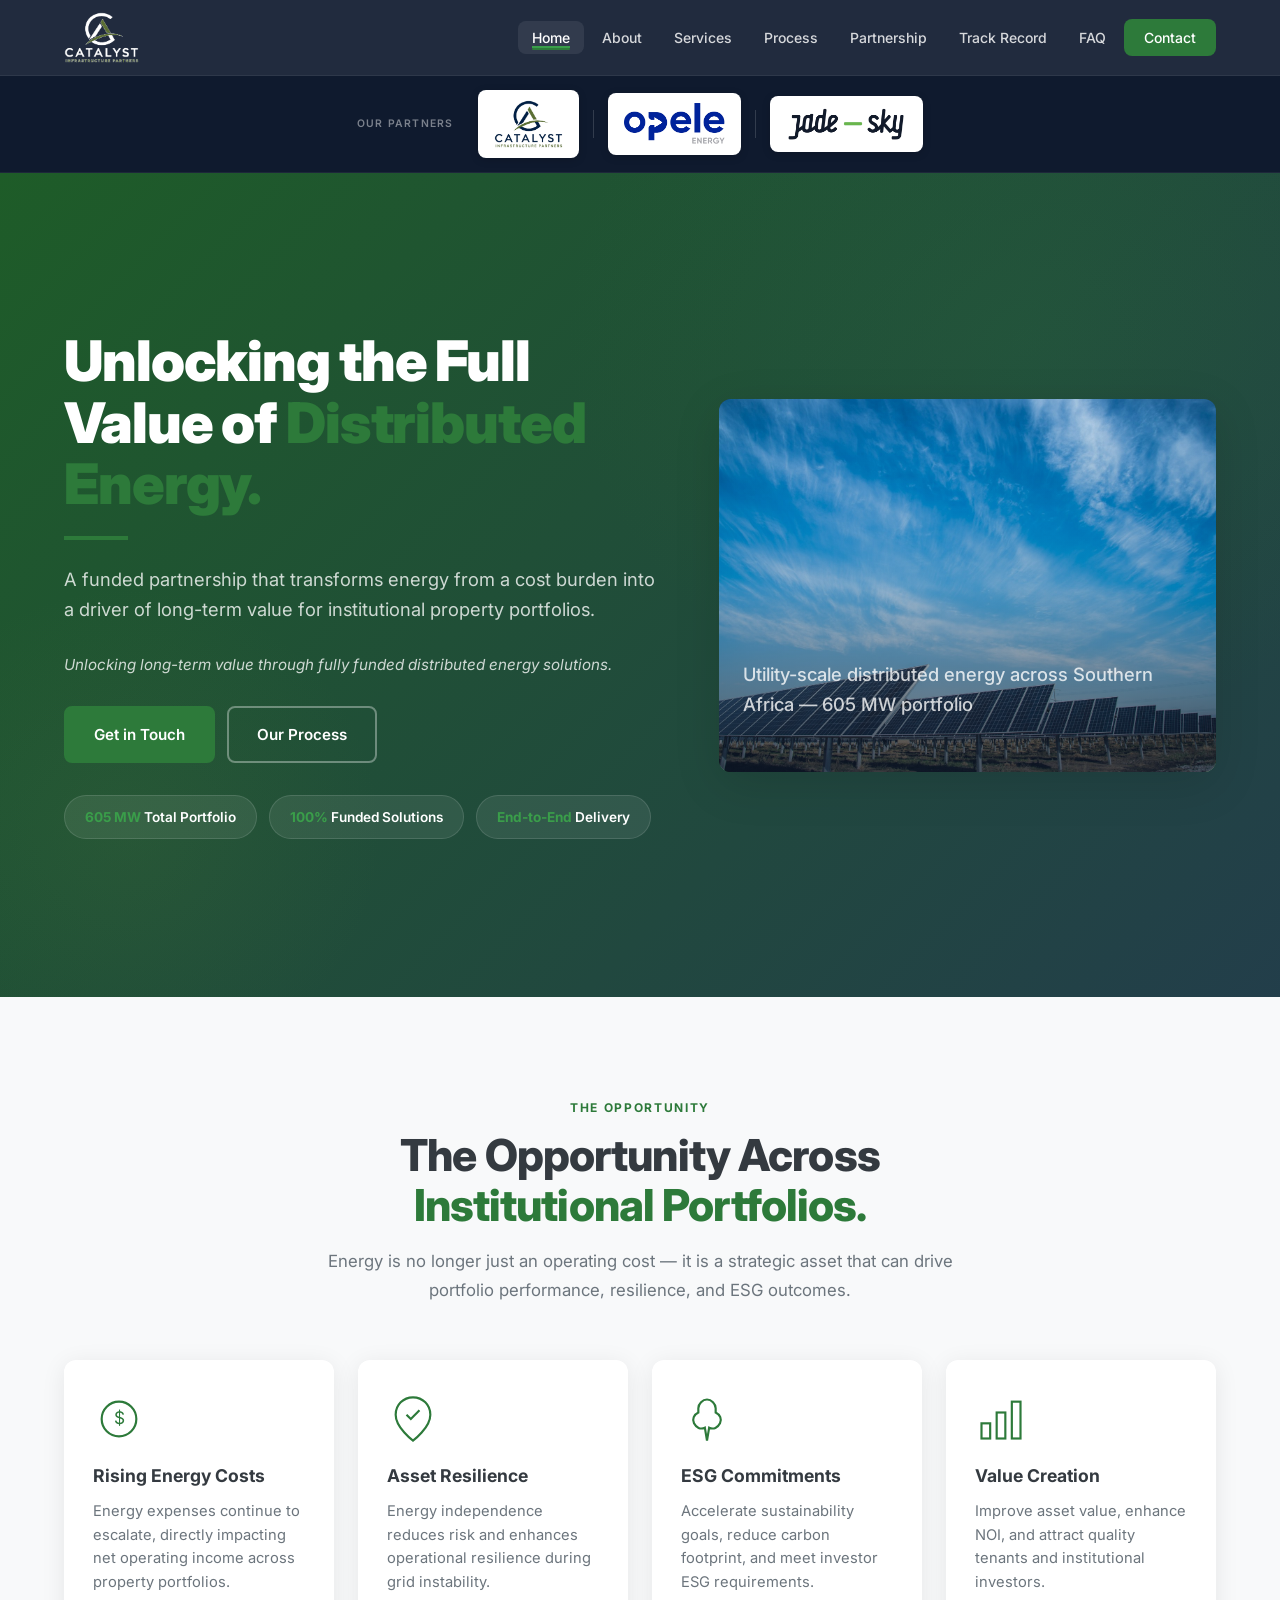
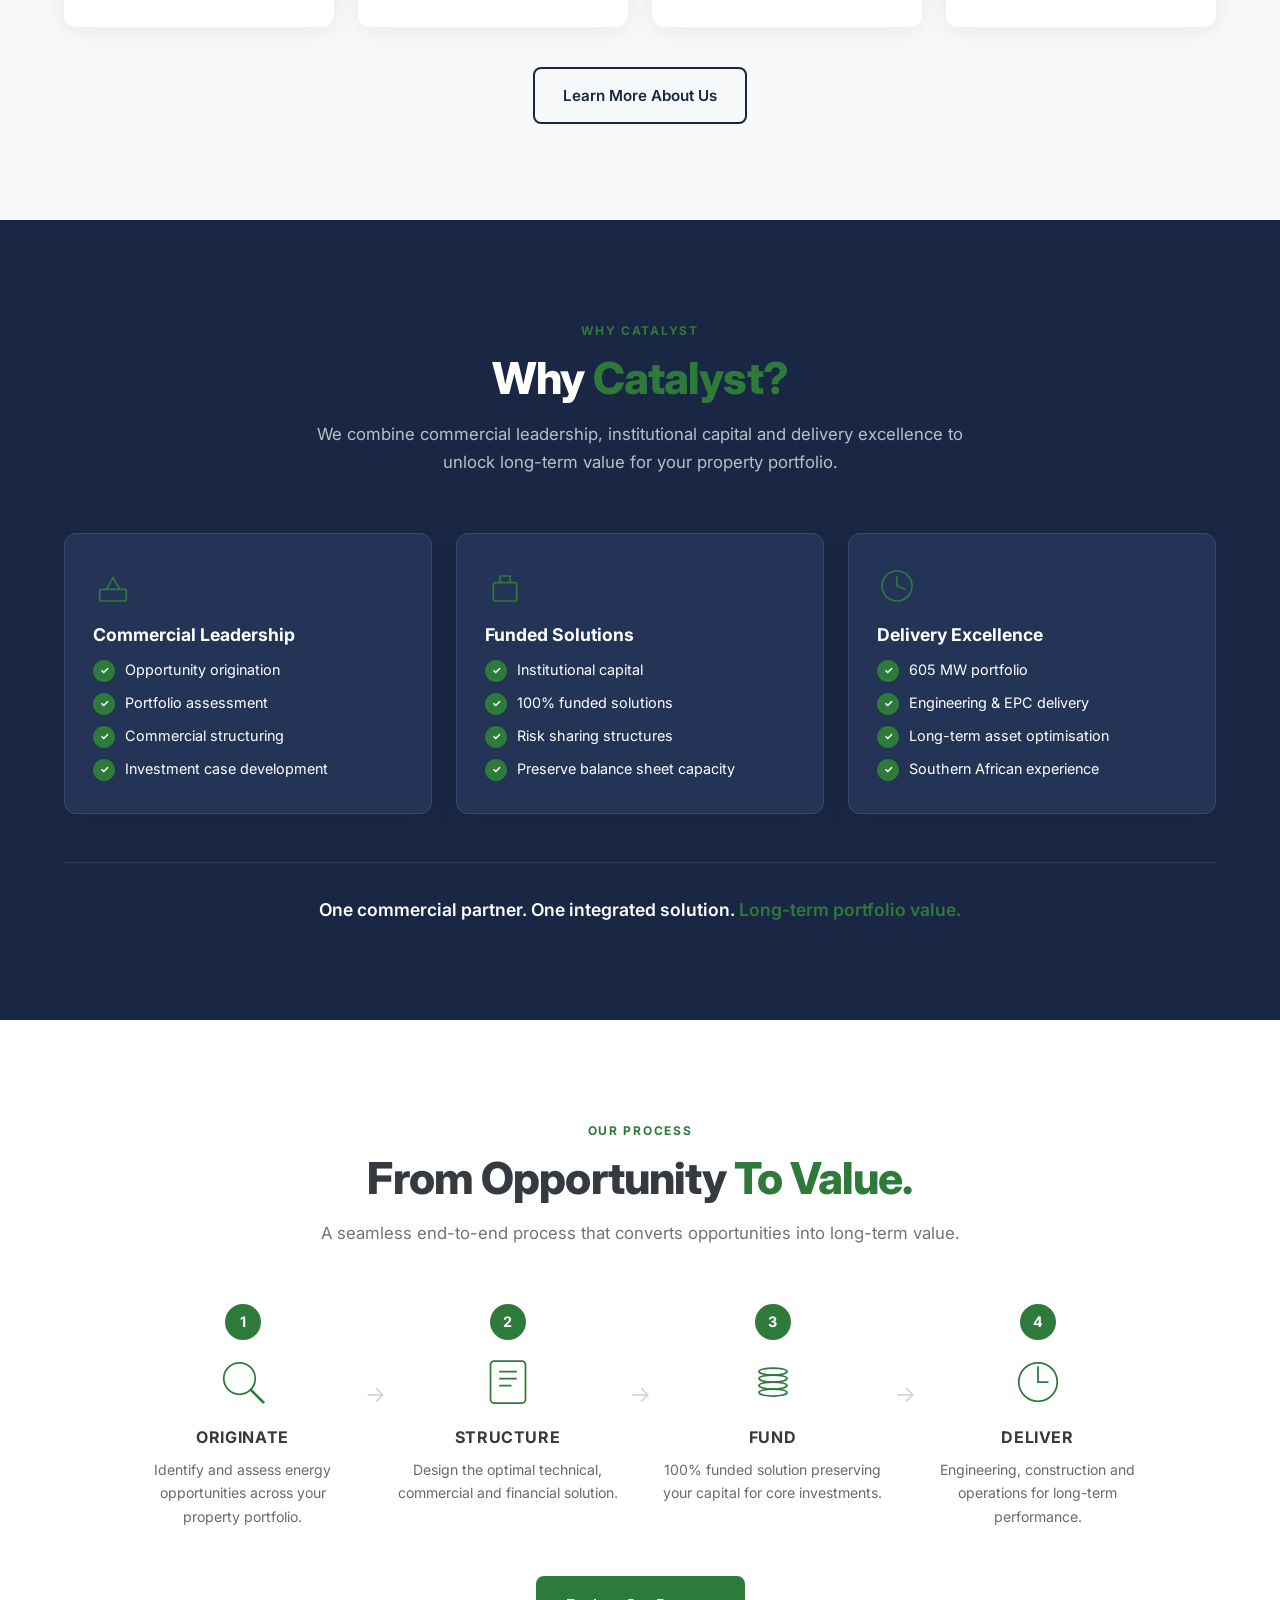
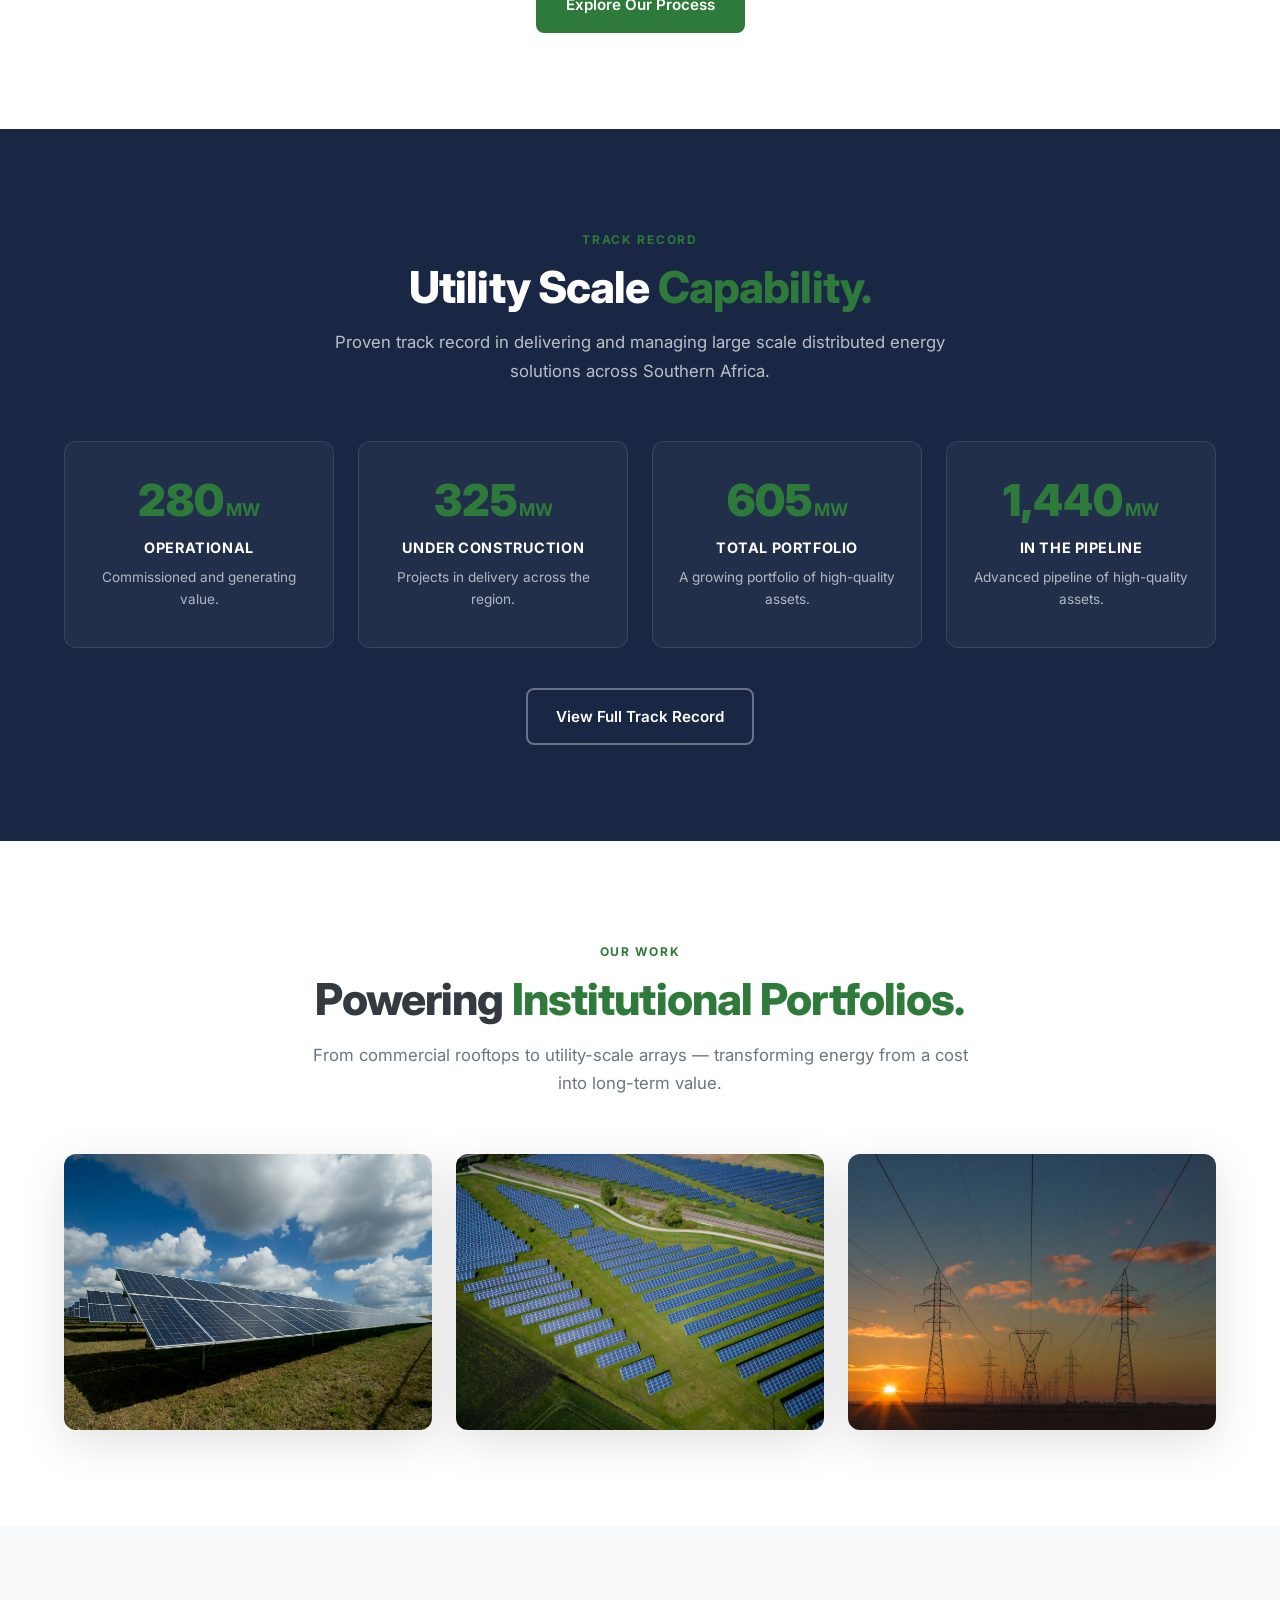
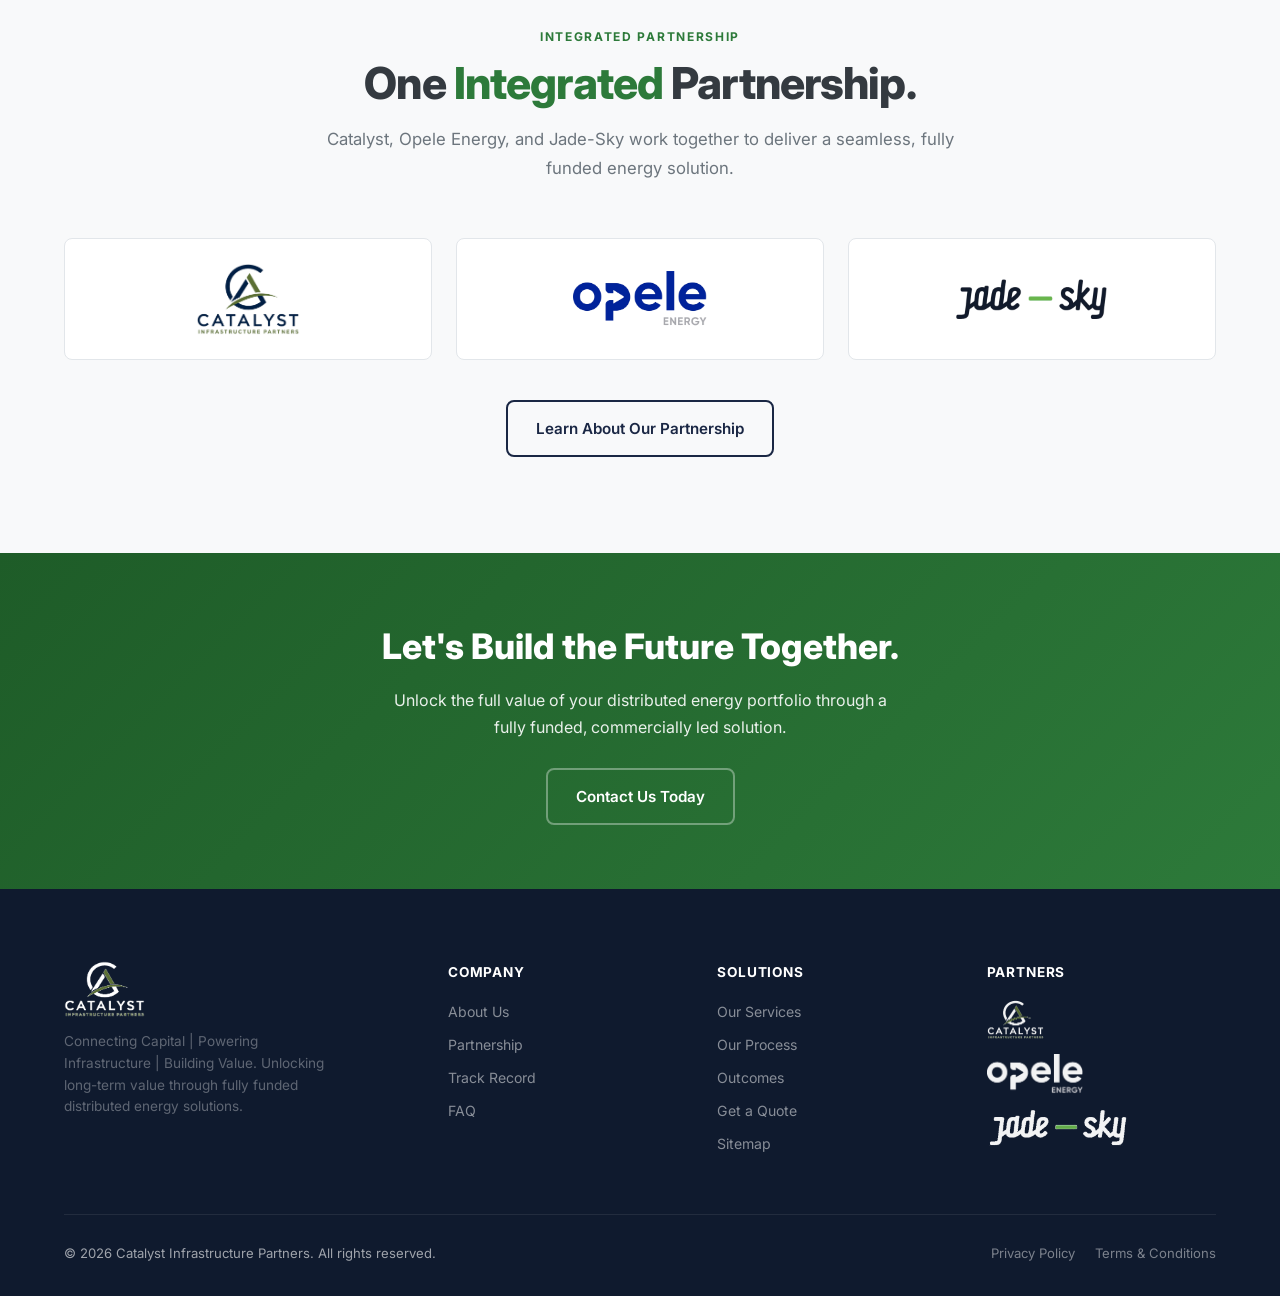
<file: index.html>
<!DOCTYPE html>
<html lang="en">
<head>
    <meta charset="UTF-8">
    <meta name="viewport" content="width=device-width, initial-scale=1.0">
    <meta name="google-site-verification" content="xBhZpNKCZ4Vv271emOePOUf2n6ziTVUu__phO5HKdUk" />
    <title>Catalyst Infrastructure Partners | Fully Funded Distributed Energy Solutions South Africa</title>
    <meta name="description" content="Unlock long-term portfolio value with fully funded solar and distributed energy solutions. Catalyst Infrastructure Partners connects capital, powers infrastructure, and builds value across Southern Africa.">
    <meta name="keywords" content="distributed energy, solar energy South Africa, fully funded solar, institutional solar, rooftop PV, Catalyst Infrastructure Partners, renewable energy funding, property portfolio energy">
    <meta name="author" content="Catalyst Infrastructure Partners">
    <meta name="robots" content="index, follow, max-image-preview:large, max-snippet:-1, max-video-preview:-1">
    <meta name="theme-color" content="#1a2744">
    <meta name="geo.region" content="ZA">
    <meta name="geo.placename" content="South Africa">
    <link rel="canonical" href="https://catalystinfrastructure.co.za/">

    <!-- Open Graph -->
    <meta property="og:type" content="website">
    <meta property="og:url" content="https://catalystinfrastructure.co.za/">
    <meta property="og:title" content="Catalyst Infrastructure Partners | Distributed Energy Solutions">
    <meta property="og:description" content="Unlock long-term portfolio value with fully funded solar and distributed energy solutions. Catalyst Infrastructure Partners connects capital, powers infrastructure, and builds value across Southern Africa.">
    <meta property="og:image" content="https://catalystinfrastructure.co.za/assets/images/og-image.jpg">
    <meta property="og:image:width" content="1600">
    <meta property="og:image:height" content="900">
    <meta property="og:site_name" content="Catalyst Infrastructure Partners">
    <meta property="og:locale" content="en_ZA">

    <!-- Twitter Card -->
    <meta name="twitter:card" content="summary_large_image">
    <meta name="twitter:title" content="Catalyst Infrastructure Partners | Distributed Energy Solutions">
    <meta name="twitter:description" content="Unlock long-term portfolio value with fully funded solar and distributed energy solutions. Catalyst Infrastructure Partners connects capital, powers infrastructure, and builds value across Southern Africa.">
    <meta name="twitter:image" content="https://catalystinfrastructure.co.za/assets/images/og-image.jpg">

    <!-- Favicon & PWA -->
    <link rel="icon" href="/assets/favicon.svg" type="image/svg+xml">
    <link rel="apple-touch-icon" href="/assets/favicon.svg">
    <link rel="manifest" href="/site.webmanifest">

    <link rel="preconnect" href="https://fonts.googleapis.com">
    <link rel="preconnect" href="https://fonts.gstatic.com" crossorigin>
    <link href="https://fonts.googleapis.com/css2?family=Inter:wght@300;400;500;600;700;800;900&display=swap" rel="stylesheet">
    <link rel="stylesheet" href="/css/styles.css">
    <link rel="stylesheet" href="/css/animations.css">
    
<script type="application/ld+json">
{
  "@context": "https://schema.org",
  "@type": "Organization",
  "name": "Catalyst Infrastructure Partners",
  "url": "https://catalystinfrastructure.co.za",
  "logo": "https://catalystinfrastructure.co.za/assets/logos/catalyst.png",
  "description": "Connecting Capital | Powering Infrastructure | Building Value. Fully funded distributed energy solutions across Southern Africa.",
  "slogan": "Connecting Capital | Powering Infrastructure | Building Value",
  "areaServed": "Southern Africa",
  "contactPoint": [
    {
      "@type": "ContactPoint",
      "telephone": "+27-79-502-1668",
      "contactType": "sales",
      "name": "Mahlatse Mokwatlo",
      "availableLanguage": ["English"]
    },
    {
      "@type": "ContactPoint",
      "telephone": "+27-82-552-2423",
      "contactType": "sales",
      "name": "Nic Huisman",
      "availableLanguage": ["English"]
    }
  ],
  "sameAs": []
}
</script>
    
</head>
<body data-page="home" class="page-loading">
    <div id="site-nav"></div>
    <div id="partner-bar"></div>

    <!-- Hero -->
    <section class="page-hero hero-home animated-gradient hero-animate">
        <div class="container hero-grid">
            <div class="hero-text">
                <h1>Unlocking the Full Value of <span class="text-green">Distributed Energy.</span></h1>
                <span class="hero-line"></span>
                <p>A funded partnership that transforms energy from a cost burden into a driver of long-term value for institutional property portfolios.</p>
                <p style="font-size:0.95rem;opacity:0.65;font-style:italic;margin-bottom:28px;">Unlocking long-term value through fully funded distributed energy solutions.</p>
                <div class="btn-group">
                    <a href="/contact" class="btn btn-primary">Get in Touch</a>
                    <a href="/process" class="btn btn-outline">Our Process</a>
                </div>
                <div class="hero-stat-pills reveal">
                    <span class="stat-pill"><strong>605 MW</strong> Total Portfolio</span>
                    <span class="stat-pill"><strong>100%</strong> Funded Solutions</span>
                    <span class="stat-pill"><strong>End-to-End</strong> Delivery</span>
                </div>
            </div>
            <div class="hero-visual float-slow">
                <img src="/assets/images/solar-field-sunset.jpg" alt="Large-scale solar panel array generating clean energy at sunset across Southern Africa" width="800" height="600" loading="eager" fetchpriority="high">
                <div class="hero-visual-overlay"></div>
                <p class="hero-visual-caption">Utility-scale distributed energy across Southern Africa — 605 MW portfolio</p>
            </div>
        </div>
    </section>

    <!-- Opportunity Preview -->
    <section class="section section-gray">
        <div class="container">
            <div class="section-header reveal">
                <span class="section-label">The Opportunity</span>
                <h2 class="section-title">The Opportunity Across <span class="text-green">Institutional Portfolios.</span></h2>
                <p class="section-subtitle">Energy is no longer just an operating cost — it is a strategic asset that can drive portfolio performance, resilience, and ESG outcomes.</p>
            </div>
            <div class="cards-grid four-col stagger-children reveal">
                <div class="card">
                    <div class="card-icon"><svg viewBox="0 0 48 48" fill="none" stroke="currentColor" stroke-width="2"><circle cx="24" cy="24" r="16"/><text x="24" y="29" text-anchor="middle" fill="currentColor" font-size="16" stroke="none">$</text></svg></div>
                    <h3>Rising Energy Costs</h3>
                    <p>Energy expenses continue to escalate, directly impacting net operating income across property portfolios.</p>
                </div>
                <div class="card">
                    <div class="card-icon"><svg viewBox="0 0 48 48" fill="none" stroke="currentColor" stroke-width="2"><path d="M24 4 C33 4 40 11 40 20 C40 32 24 44 24 44 C24 44 8 32 8 20 C8 11 15 4 24 4Z"/><path d="M18 20 L22 24 L30 16"/></svg></div>
                    <h3>Asset Resilience</h3>
                    <p>Energy independence reduces risk and enhances operational resilience during grid instability.</p>
                </div>
                <div class="card">
                    <div class="card-icon"><svg viewBox="0 0 48 48" fill="none" stroke="currentColor" stroke-width="2"><path d="M24 6 C20 6 16 10 16 14 L16 18 C12 20 10 24 12 28 C14 32 18 34 22 32 L24 44 L26 32 C30 34 34 32 36 28 C38 24 36 20 32 18 L32 14 C32 10 28 6 24 6Z"/></svg></div>
                    <h3>ESG Commitments</h3>
                    <p>Accelerate sustainability goals, reduce carbon footprint, and meet investor ESG requirements.</p>
                </div>
                <div class="card">
                    <div class="card-icon"><svg viewBox="0 0 48 48" fill="none" stroke="currentColor" stroke-width="2"><rect x="6" y="28" width="8" height="14"/><rect x="20" y="18" width="8" height="24"/><rect x="34" y="8" width="8" height="34"/></svg></div>
                    <h3>Value Creation</h3>
                    <p>Improve asset value, enhance NOI, and attract quality tenants and institutional investors.</p>
                </div>
            </div>
            <div style="text-align:center;margin-top:40px;" class="reveal">
                <a href="/about" class="btn btn-outline-dark">Learn More About Us</a>
            </div>
        </div>
    </section>

    <!-- Why Catalyst -->
    <section class="section section-dark">
        <div class="container">
            <div class="section-header reveal">
                <span class="section-label">Why Catalyst</span>
                <h2 class="section-title">Why <span class="text-green">Catalyst?</span></h2>
                <p class="section-subtitle">We combine commercial leadership, institutional capital and delivery excellence to unlock long-term value for your property portfolio.</p>
            </div>
            <div class="cards-grid three-col stagger-children reveal">
                <div class="card card-bordered">
                    <div class="card-icon-sm"><svg viewBox="0 0 48 48" fill="none" stroke="currentColor" stroke-width="2"><rect x="8" y="28" width="32" height="14" rx="2"/><path d="M16 28 L24 14 L32 28"/></svg></div>
                    <h3>Commercial Leadership</h3>
                    <ul class="check-list">
                        <li>Opportunity origination</li>
                        <li>Portfolio assessment</li>
                        <li>Commercial structuring</li>
                        <li>Investment case development</li>
                    </ul>
                </div>
                <div class="card card-bordered">
                    <div class="card-icon-sm"><svg viewBox="0 0 48 48" fill="none" stroke="currentColor" stroke-width="2"><rect x="10" y="20" width="28" height="22" rx="2"/><path d="M18 20 L18 12 L30 12 L30 20"/></svg></div>
                    <h3>Funded Solutions</h3>
                    <ul class="check-list">
                        <li>Institutional capital</li>
                        <li>100% funded solutions</li>
                        <li>Risk sharing structures</li>
                        <li>Preserve balance sheet capacity</li>
                    </ul>
                </div>
                <div class="card card-bordered">
                    <div class="card-icon-sm"><svg viewBox="0 0 48 48" fill="none" stroke="currentColor" stroke-width="2"><circle cx="24" cy="24" r="18"/><path d="M24 12 L24 24 L34 28"/></svg></div>
                    <h3>Delivery Excellence</h3>
                    <ul class="check-list">
                        <li>605 MW portfolio</li>
                        <li>Engineering & EPC delivery</li>
                        <li>Long-term asset optimisation</li>
                        <li>Southern African experience</li>
                    </ul>
                </div>
            </div>
            <p class="section-footer-text reveal">One commercial partner. One integrated solution. <span class="text-green">Long-term portfolio value.</span></p>
        </div>
    </section>

    <!-- Process Preview -->
    <section class="section">
        <div class="container">
            <div class="section-header reveal">
                <span class="section-label">Our Process</span>
                <h2 class="section-title">From Opportunity <span class="text-green">To Value.</span></h2>
                <p class="section-subtitle">A seamless end-to-end process that converts opportunities into long-term value.</p>
            </div>
            <div class="process-steps reveal">
                <div class="step"><div class="step-number">1</div><div class="step-icon"><svg viewBox="0 0 64 64" fill="none" stroke="currentColor" stroke-width="2"><circle cx="28" cy="28" r="18"/><path d="M40 40 L56 56" stroke-width="3"/></svg></div><h3>Originate</h3><p>Identify and assess energy opportunities across your property portfolio.</p></div>
                <div class="step-arrow" style="color:var(--gray-300);">&#8594;</div>
                <div class="step"><div class="step-number">2</div><div class="step-icon"><svg viewBox="0 0 64 64" fill="none" stroke="currentColor" stroke-width="2"><rect x="12" y="8" width="40" height="48" rx="4"/><path d="M22 20 L42 20 M22 28 L42 28 M22 36 L36 36"/></svg></div><h3>Structure</h3><p>Design the optimal technical, commercial and financial solution.</p></div>
                <div class="step-arrow" style="color:var(--gray-300);">&#8594;</div>
                <div class="step"><div class="step-number">3</div><div class="step-icon"><svg viewBox="0 0 64 64" fill="none" stroke="currentColor" stroke-width="2"><ellipse cx="32" cy="44" rx="16" ry="4"/><ellipse cx="32" cy="36" rx="16" ry="4"/><ellipse cx="32" cy="28" rx="16" ry="4"/><ellipse cx="32" cy="20" rx="16" ry="4"/></svg></div><h3>Fund</h3><p>100% funded solution preserving your capital for core investments.</p></div>
                <div class="step-arrow" style="color:var(--gray-300);">&#8594;</div>
                <div class="step"><div class="step-number">4</div><div class="step-icon"><svg viewBox="0 0 64 64" fill="none" stroke="currentColor" stroke-width="2"><circle cx="32" cy="32" r="22"/><path d="M32 14 L32 32 L44 32"/></svg></div><h3>Deliver</h3><p>Engineering, construction and operations for long-term performance.</p></div>
            </div>
            <div style="text-align:center;margin-top:48px;" class="reveal">
                <a href="/process" class="btn btn-primary">Explore Our Process</a>
            </div>
        </div>
    </section>

    <!-- Stats -->
    <section class="section section-dark">
        <div class="container">
            <div class="section-header reveal">
                <span class="section-label">Track Record</span>
                <h2 class="section-title">Utility Scale <span class="text-green">Capability.</span></h2>
                <p class="section-subtitle">Proven track record in delivering and managing large scale distributed energy solutions across Southern Africa.</p>
            </div>
            <div class="stats-grid stagger-children reveal">
                <div class="stat"><span class="stat-number" data-target="280">0</span><span class="stat-unit">MW</span><h3>Operational</h3><p>Commissioned and generating value.</p></div>
                <div class="stat"><span class="stat-number" data-target="325">0</span><span class="stat-unit">MW</span><h3>Under Construction</h3><p>Projects in delivery across the region.</p></div>
                <div class="stat"><span class="stat-number" data-target="605">0</span><span class="stat-unit">MW</span><h3>Total Portfolio</h3><p>A growing portfolio of high-quality assets.</p></div>
                <div class="stat"><span class="stat-number" data-target="1440">0</span><span class="stat-unit">MW</span><h3>In the Pipeline</h3><p>Advanced pipeline of high-quality assets.</p></div>
            </div>
            <div style="text-align:center;margin-top:40px;" class="reveal">
                <a href="/track-record" class="btn btn-outline">View Full Track Record</a>
            </div>
        </div>
    </section>

    <!-- Visual Gallery -->
    <section class="section">
        <div class="container">
            <div class="section-header reveal">
                <span class="section-label">Our Work</span>
                <h2 class="section-title">Powering <span class="text-green">Institutional Portfolios.</span></h2>
                <p class="section-subtitle">From commercial rooftops to utility-scale arrays — transforming energy from a cost into long-term value.</p>
            </div>
            <div class="cards-grid three-col stagger-children reveal">
                <div class="img-card">
                    <img src="/assets/images/solar-rooftop.jpg" alt="Rooftop solar PV installation on a commercial building for institutional property portfolios" width="600" height="450" loading="lazy">
                </div>
                <div class="img-card">
                    <img src="/assets/images/solar-panels-close.jpg" alt="High-efficiency solar photovoltaic panels used in fully funded distributed energy projects" width="600" height="450" loading="lazy">
                </div>
                <div class="img-card">
                    <img src="/assets/images/commercial-building.jpg" alt="Modern commercial property ready for distributed energy and solar infrastructure upgrades" width="600" height="450" loading="lazy">
                </div>
            </div>
        </div>
    </section>

    <!-- Partner Logos -->
    <section class="section section-gray">
        <div class="container">
            <div class="section-header reveal">
                <span class="section-label">Integrated Partnership</span>
                <h2 class="section-title">One <span class="text-green">Integrated</span> Partnership.</h2>
                <p class="section-subtitle">Catalyst, Opele Energy, and Jade-Sky work together to deliver a seamless, fully funded energy solution.</p>
            </div>
            <div class="cards-grid three-col reveal">
                <div class="logo-card light"><img src="/assets/logos/catalyst-compact.png" alt="Catalyst Infrastructure Partners" class="logo-catalyst"></div>
                <div class="logo-card light"><img src="/assets/logos/opele-energy.png" alt="Opele Energy" class="logo-opele"></div>
                <div class="logo-card light"><img src="/assets/logos/jade-sky.png" alt="Jade-Sky" class="logo-jade"></div>
            </div>
            <div style="text-align:center;margin-top:40px;" class="reveal">
                <a href="/partnership" class="btn btn-outline-dark">Learn About Our Partnership</a>
            </div>
        </div>
    </section>

    <!-- CTA -->
    <section class="cta-banner reveal-scale">
        <div class="container">
            <h2>Let's Build the Future Together.</h2>
            <p>Unlock the full value of your distributed energy portfolio through a fully funded, commercially led solution.</p>
            <a href="/contact" class="btn btn-outline">Contact Us Today</a>
        </div>
    </section>

    <div id="site-footer"></div>
    <script src="/js/components.js"></script>
    <script src="/js/main.js"></script>
</body>
</html>
</file>
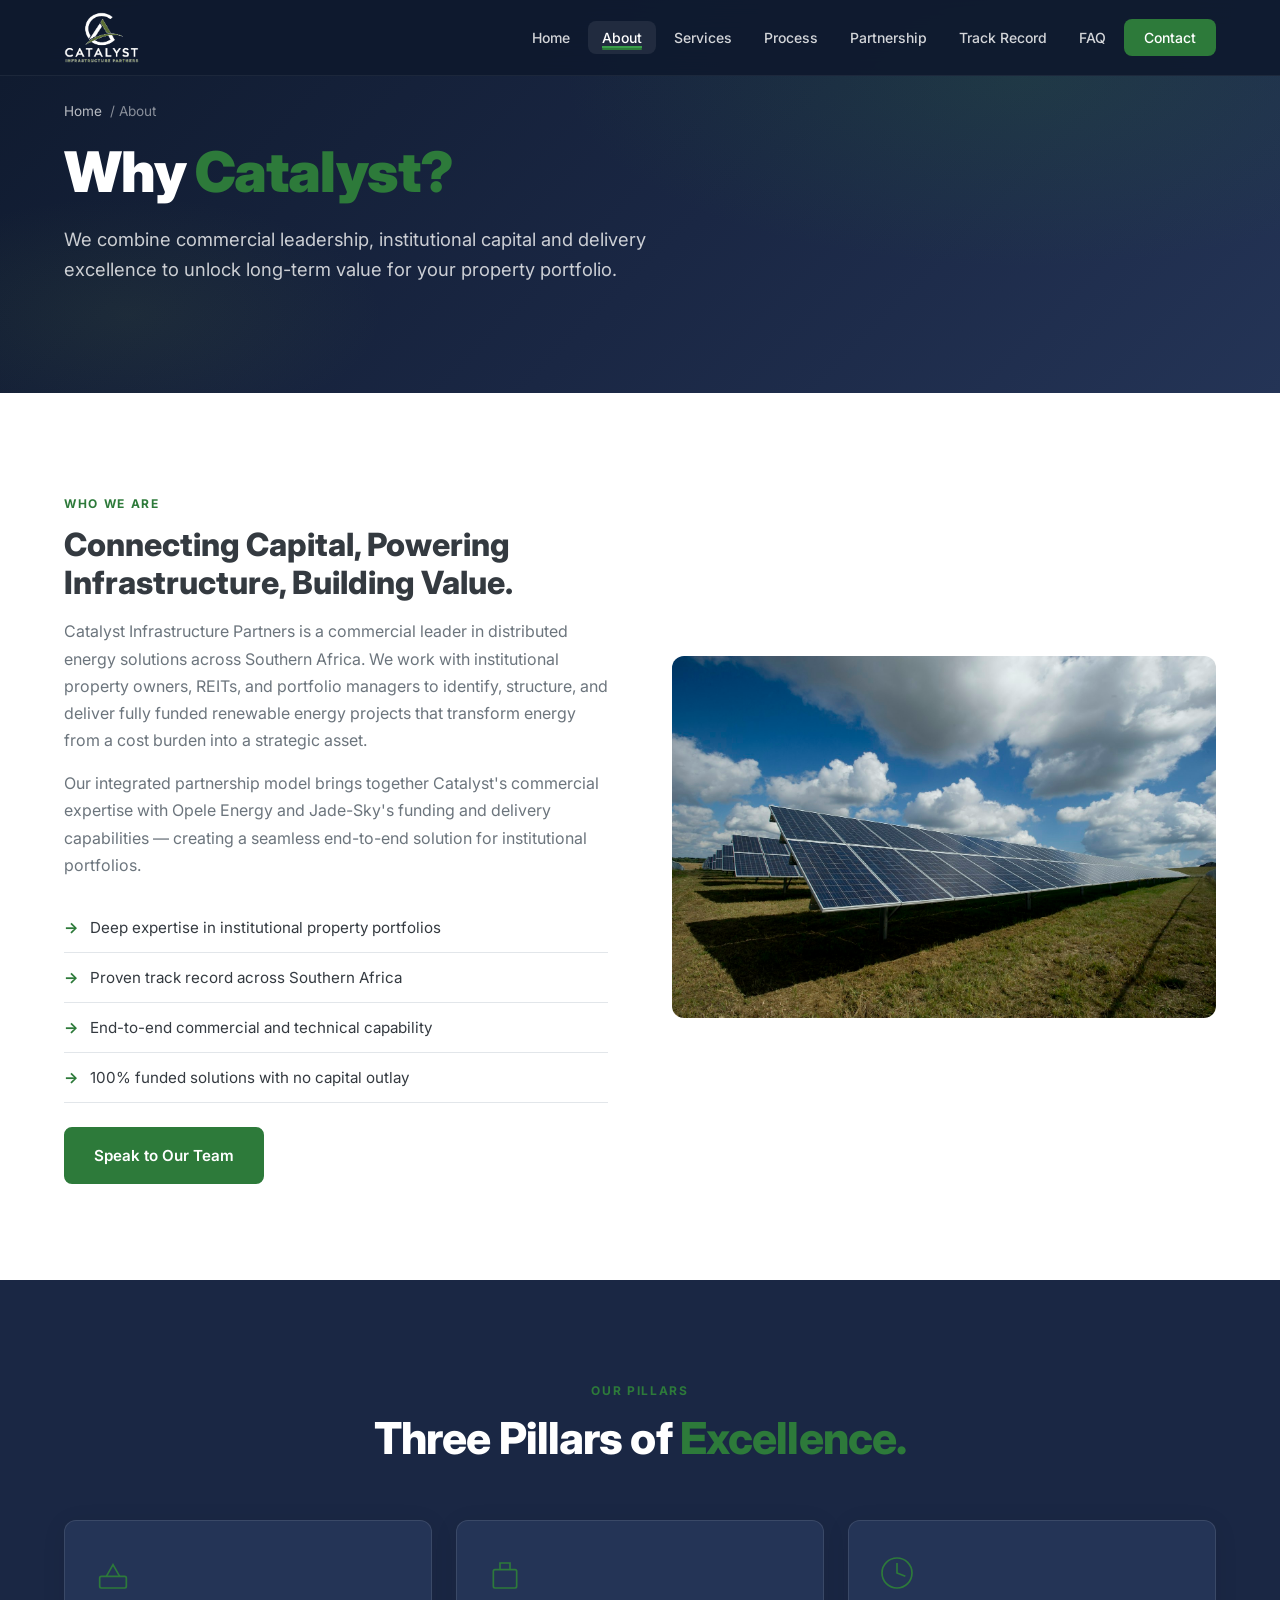
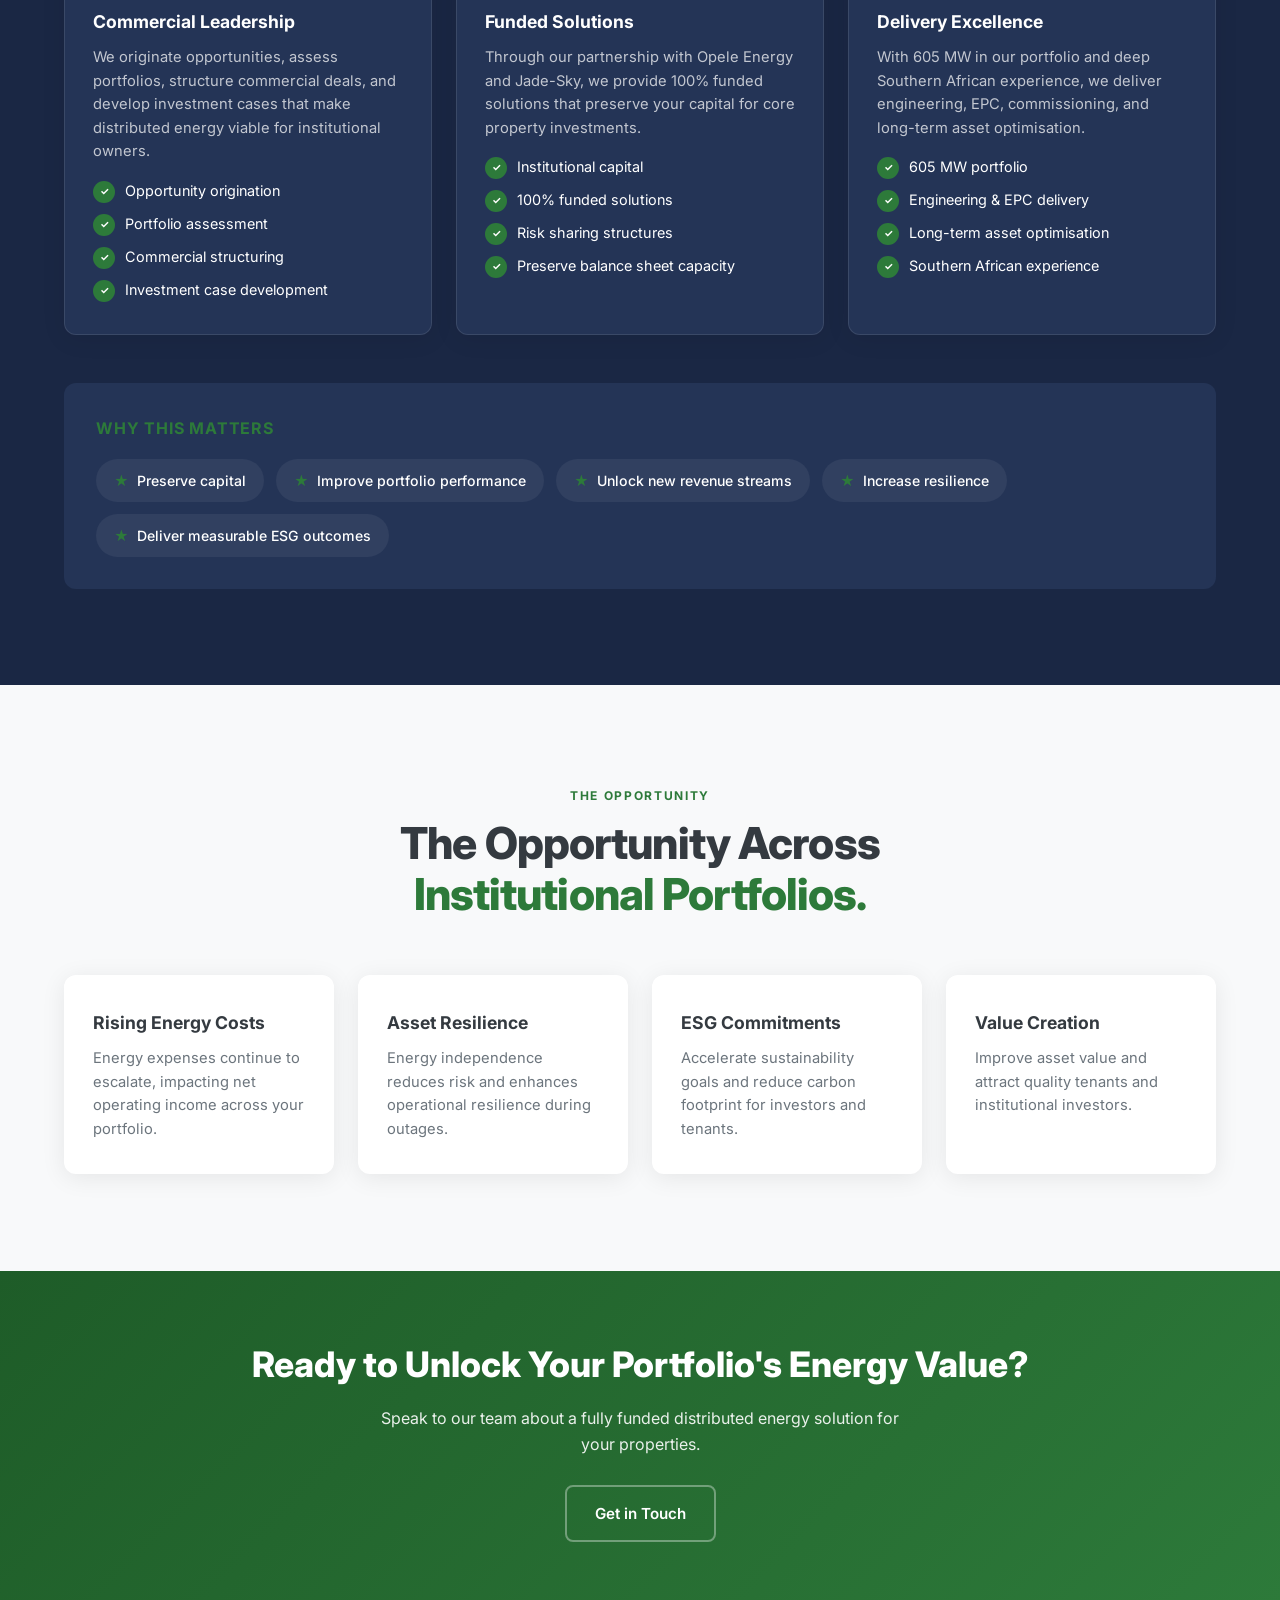
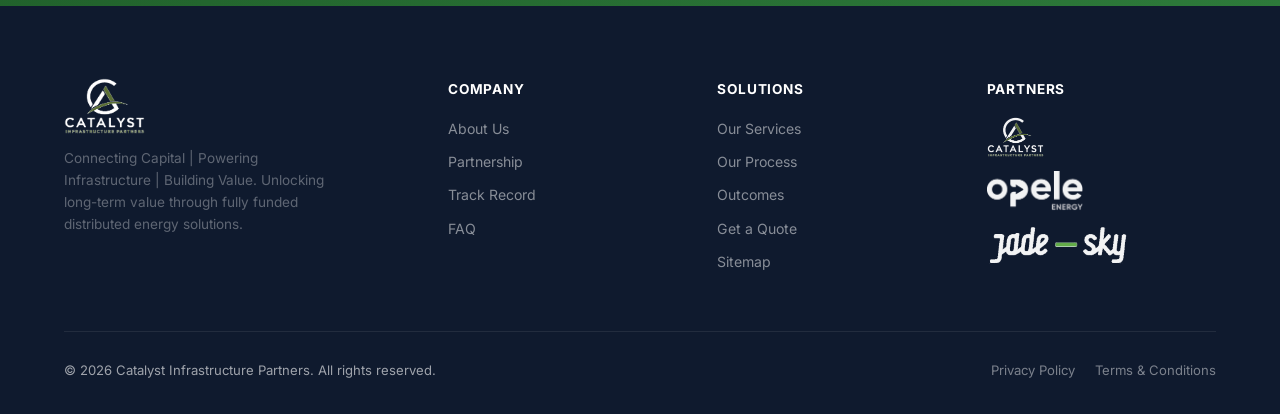
<file: about.html>
<!DOCTYPE html>
<html lang="en">
<head>
    <meta charset="UTF-8">
    <meta name="viewport" content="width=device-width, initial-scale=1.0">
    <title>About Us | Catalyst Infrastructure Partners — Commercial Energy Leadership</title>
    <meta name="description" content="Learn how Catalyst combines commercial leadership, institutional capital and delivery excellence to unlock long-term value for institutional property portfolios across Southern Africa.">
    <meta name="keywords" content="about Catalyst Infrastructure Partners, commercial energy leadership, institutional capital, Southern Africa energy">
    <meta name="author" content="Catalyst Infrastructure Partners">
    <meta name="robots" content="index, follow, max-image-preview:large, max-snippet:-1, max-video-preview:-1">
    <meta name="theme-color" content="#1a2744">
    <meta name="geo.region" content="ZA">
    <meta name="geo.placename" content="South Africa">
    <link rel="canonical" href="https://catalystinfrastructure.co.za/about">

    <!-- Open Graph -->
    <meta property="og:type" content="website">
    <meta property="og:url" content="https://catalystinfrastructure.co.za/about">
    <meta property="og:title" content="About Catalyst Infrastructure Partners">
    <meta property="og:description" content="Learn how Catalyst combines commercial leadership, institutional capital and delivery excellence to unlock long-term value for institutional property portfolios across Southern Africa.">
    <meta property="og:image" content="https://catalystinfrastructure.co.za/assets/images/solar-rooftop.jpg">
    <meta property="og:image:width" content="1600">
    <meta property="og:image:height" content="900">
    <meta property="og:site_name" content="Catalyst Infrastructure Partners">
    <meta property="og:locale" content="en_ZA">

    <!-- Twitter Card -->
    <meta name="twitter:card" content="summary_large_image">
    <meta name="twitter:title" content="About Catalyst Infrastructure Partners">
    <meta name="twitter:description" content="Learn how Catalyst combines commercial leadership, institutional capital and delivery excellence to unlock long-term value for institutional property portfolios across Southern Africa.">
    <meta name="twitter:image" content="https://catalystinfrastructure.co.za/assets/images/solar-rooftop.jpg">

    <!-- Favicon & PWA -->
    <link rel="icon" href="/assets/favicon.svg" type="image/svg+xml">
    <link rel="apple-touch-icon" href="/assets/favicon.svg">
    <link rel="manifest" href="/site.webmanifest">

    <link rel="preconnect" href="https://fonts.googleapis.com">
    <link rel="preconnect" href="https://fonts.gstatic.com" crossorigin>
    <link href="https://fonts.googleapis.com/css2?family=Inter:wght@300;400;500;600;700;800;900&display=swap" rel="stylesheet">
    <link rel="stylesheet" href="/css/styles.css">
    <link rel="stylesheet" href="/css/animations.css">
    
<script type="application/ld+json">
{
  "@context": "https://schema.org",
  "@type": "Organization",
  "name": "Catalyst Infrastructure Partners",
  "url": "https://catalystinfrastructure.co.za",
  "logo": "https://catalystinfrastructure.co.za/assets/logos/catalyst.png",
  "description": "Connecting Capital | Powering Infrastructure | Building Value. Fully funded distributed energy solutions across Southern Africa.",
  "slogan": "Connecting Capital | Powering Infrastructure | Building Value",
  "areaServed": "Southern Africa",
  "contactPoint": [
    {
      "@type": "ContactPoint",
      "telephone": "+27-79-502-1668",
      "contactType": "sales",
      "name": "Mahlatse Mokwatlo",
      "availableLanguage": ["English"]
    },
    {
      "@type": "ContactPoint",
      "telephone": "+27-82-552-2423",
      "contactType": "sales",
      "name": "Nic Huisman",
      "availableLanguage": ["English"]
    }
  ],
  "sameAs": []
}
</script>
    
</head>
<body data-page="about" class="page-loading">
    <div id="site-nav"></div>

    <section class="page-hero">
        <div class="container">
            <nav class="breadcrumb"><a href="/">Home</a> / About</nav>
            <h1>Why <span class="text-green">Catalyst?</span></h1>
            <p>We combine commercial leadership, institutional capital and delivery excellence to unlock long-term value for your property portfolio.</p>
        </div>
    </section>

    <section class="section">
        <div class="container split-section">
            <div class="split-content reveal-left">
                <span class="section-label">Who We Are</span>
                <h2>Connecting Capital, Powering Infrastructure, Building Value.</h2>
                <p>Catalyst Infrastructure Partners is a commercial leader in distributed energy solutions across Southern Africa. We work with institutional property owners, REITs, and portfolio managers to identify, structure, and deliver fully funded renewable energy projects that transform energy from a cost burden into a strategic asset.</p>
                <p>Our integrated partnership model brings together Catalyst's commercial expertise with Opele Energy and Jade-Sky's funding and delivery capabilities — creating a seamless end-to-end solution for institutional portfolios.</p>
                <ul class="feature-list">
                    <li>Deep expertise in institutional property portfolios</li>
                    <li>Proven track record across Southern Africa</li>
                    <li>End-to-end commercial and technical capability</li>
                    <li>100% funded solutions with no capital outlay</li>
                </ul>
                <a href="/contact" class="btn btn-primary">Speak to Our Team</a>
            </div>
            <div class="visual-box reveal-right" style="padding:0;overflow:hidden;min-height:360px;">
                <img src="/assets/images/solar-rooftop.jpg" alt="Commercial rooftop solar panel installation on institutional property building" class="content-image" width="800" height="600" loading="lazy" style="border-radius:0;min-height:360px;">
            </div>
        </div>
    </section>

    <section class="section section-dark">
        <div class="container">
            <div class="section-header reveal">
                <span class="section-label">Our Pillars</span>
                <h2 class="section-title">Three Pillars of <span class="text-green">Excellence.</span></h2>
            </div>
            <div class="cards-grid three-col stagger-children reveal">
                <div class="card card-bordered">
                    <div class="card-icon-sm"><svg viewBox="0 0 48 48" fill="none" stroke="currentColor" stroke-width="2"><rect x="8" y="28" width="32" height="14" rx="2"/><path d="M16 28 L24 14 L32 28"/></svg></div>
                    <h3>Commercial Leadership</h3>
                    <p>We originate opportunities, assess portfolios, structure commercial deals, and develop investment cases that make distributed energy viable for institutional owners.</p>
                    <ul class="check-list" style="margin-top:16px;">
                        <li>Opportunity origination</li>
                        <li>Portfolio assessment</li>
                        <li>Commercial structuring</li>
                        <li>Investment case development</li>
                    </ul>
                </div>
                <div class="card card-bordered">
                    <div class="card-icon-sm"><svg viewBox="0 0 48 48" fill="none" stroke="currentColor" stroke-width="2"><rect x="10" y="20" width="28" height="22" rx="2"/><path d="M18 20 L18 12 L30 12 L30 20"/></svg></div>
                    <h3>Funded Solutions</h3>
                    <p>Through our partnership with Opele Energy and Jade-Sky, we provide 100% funded solutions that preserve your capital for core property investments.</p>
                    <ul class="check-list" style="margin-top:16px;">
                        <li>Institutional capital</li>
                        <li>100% funded solutions</li>
                        <li>Risk sharing structures</li>
                        <li>Preserve balance sheet capacity</li>
                    </ul>
                </div>
                <div class="card card-bordered">
                    <div class="card-icon-sm"><svg viewBox="0 0 48 48" fill="none" stroke="currentColor" stroke-width="2"><circle cx="24" cy="24" r="18"/><path d="M24 12 L24 24 L34 28"/></svg></div>
                    <h3>Delivery Excellence</h3>
                    <p>With 605 MW in our portfolio and deep Southern African experience, we deliver engineering, EPC, commissioning, and long-term asset optimisation.</p>
                    <ul class="check-list" style="margin-top:16px;">
                        <li>605 MW portfolio</li>
                        <li>Engineering & EPC delivery</li>
                        <li>Long-term asset optimisation</li>
                        <li>Southern African experience</li>
                    </ul>
                </div>
            </div>
            <div class="why-matters reveal">
                <h3>Why This Matters</h3>
                <div class="matters-grid">
                    <div class="matter-item"><span class="matter-icon">&#9733;</span><span>Preserve capital</span></div>
                    <div class="matter-item"><span class="matter-icon">&#9733;</span><span>Improve portfolio performance</span></div>
                    <div class="matter-item"><span class="matter-icon">&#9733;</span><span>Unlock new revenue streams</span></div>
                    <div class="matter-item"><span class="matter-icon">&#9733;</span><span>Increase resilience</span></div>
                    <div class="matter-item"><span class="matter-icon">&#9733;</span><span>Deliver measurable ESG outcomes</span></div>
                </div>
            </div>
        </div>
    </section>

    <section class="section section-gray">
        <div class="container">
            <div class="section-header reveal">
                <span class="section-label">The Opportunity</span>
                <h2 class="section-title">The Opportunity Across <span class="text-green">Institutional Portfolios.</span></h2>
            </div>
            <div class="cards-grid four-col stagger-children reveal">
                <div class="card"><h3>Rising Energy Costs</h3><p>Energy expenses continue to escalate, impacting net operating income across your portfolio.</p></div>
                <div class="card"><h3>Asset Resilience</h3><p>Energy independence reduces risk and enhances operational resilience during outages.</p></div>
                <div class="card"><h3>ESG Commitments</h3><p>Accelerate sustainability goals and reduce carbon footprint for investors and tenants.</p></div>
                <div class="card"><h3>Value Creation</h3><p>Improve asset value and attract quality tenants and institutional investors.</p></div>
            </div>
        </div>
    </section>

    <section class="cta-banner reveal-scale">
        <div class="container">
            <h2>Ready to Unlock Your Portfolio's Energy Value?</h2>
            <p>Speak to our team about a fully funded distributed energy solution for your properties.</p>
            <a href="/contact" class="btn btn-outline">Get in Touch</a>
        </div>
    </section>

    <div id="site-footer"></div>
    <script src="/js/components.js"></script>
    <script src="/js/main.js"></script>
</body>
</html>
</file>
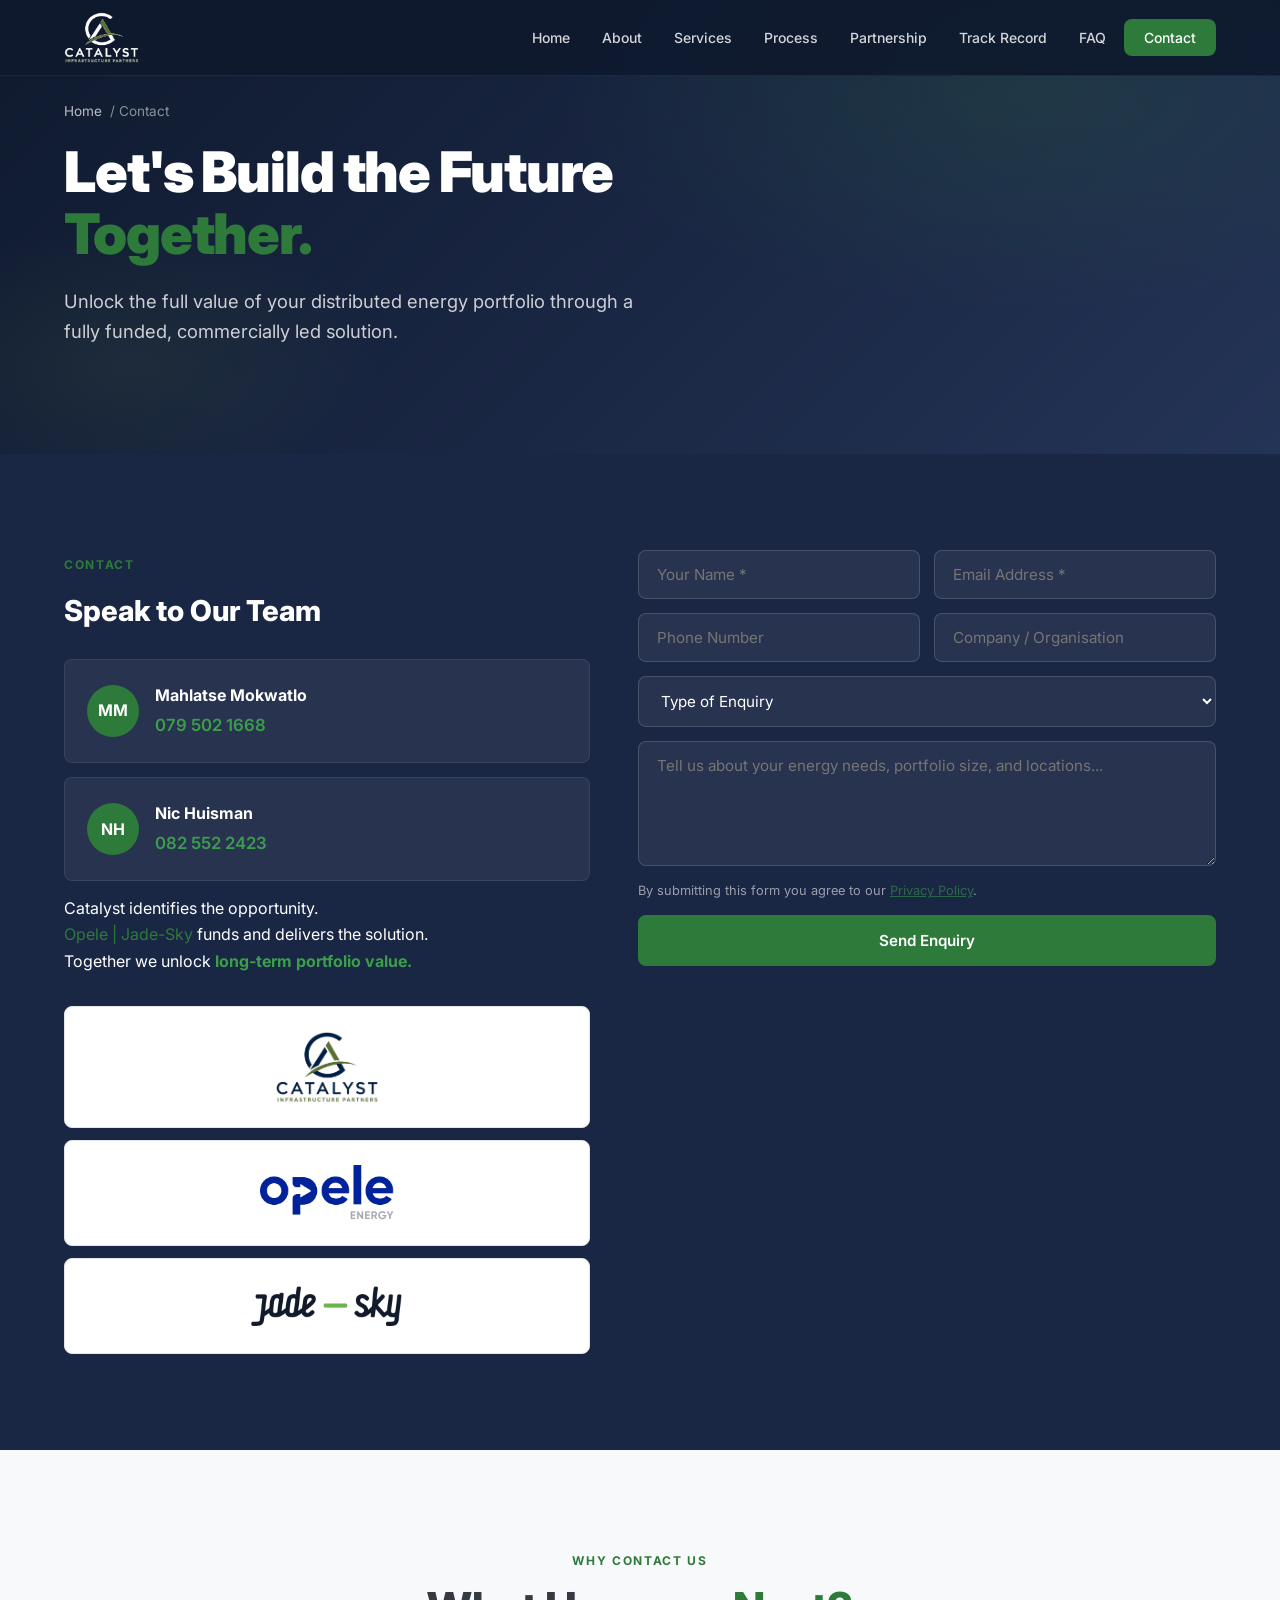
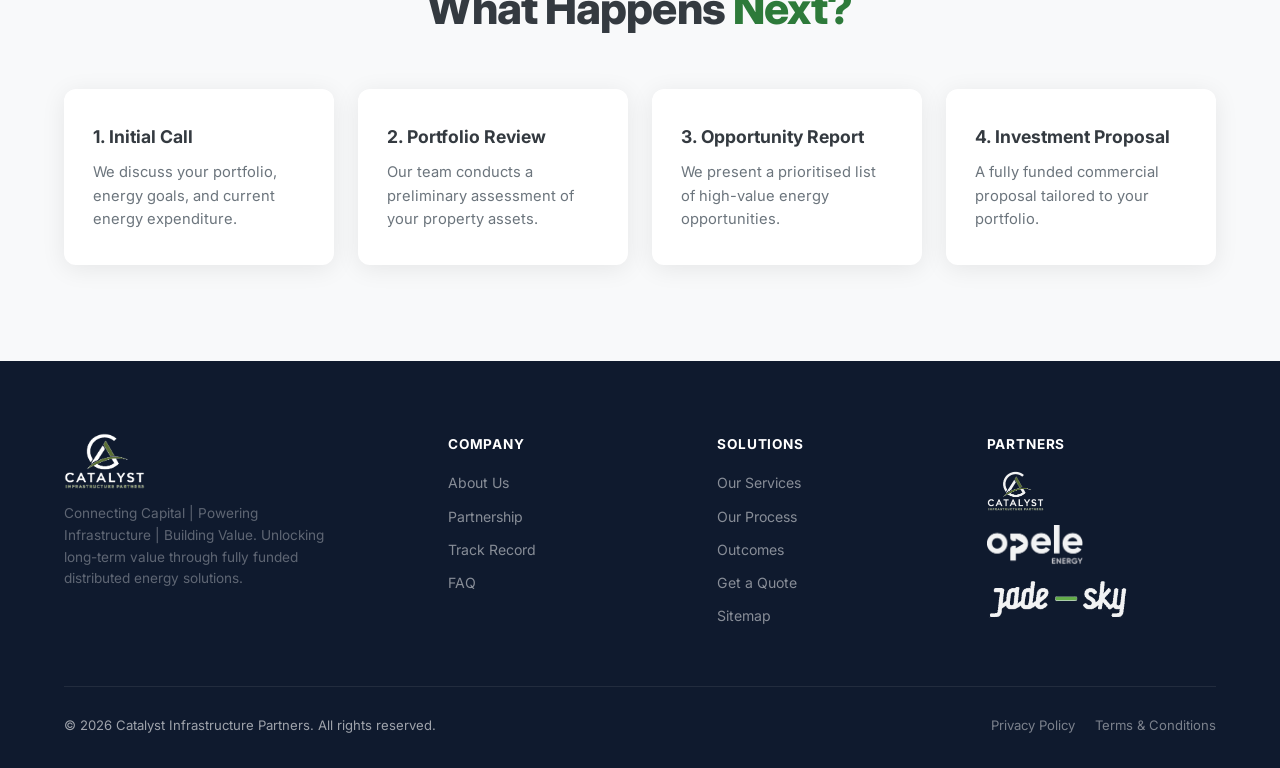
<file: contact.html>
<!DOCTYPE html>
<html lang="en">
<head>
    <meta charset="UTF-8">
    <meta name="viewport" content="width=device-width, initial-scale=1.0">
    <title>Contact Us | Catalyst Infrastructure Partners Energy Enquiries</title>
    <meta name="description" content="Contact Catalyst Infrastructure Partners for a portfolio energy assessment. Speak to Mahlatse Mokwatlo or Nic Huisman about fully funded distributed energy solutions.">
    <meta name="keywords" content="contact Catalyst Infrastructure Partners, solar enquiry South Africa, portfolio energy assessment">
    <meta name="author" content="Catalyst Infrastructure Partners">
    <meta name="robots" content="index, follow, max-image-preview:large, max-snippet:-1, max-video-preview:-1">
    <meta name="theme-color" content="#1a2744">
    <meta name="geo.region" content="ZA">
    <meta name="geo.placename" content="South Africa">
    <link rel="canonical" href="https://catalystinfrastructure.co.za/contact">

    <!-- Open Graph -->
    <meta property="og:type" content="website">
    <meta property="og:url" content="https://catalystinfrastructure.co.za/contact">
    <meta property="og:title" content="Contact Catalyst Infrastructure Partners">
    <meta property="og:description" content="Contact Catalyst Infrastructure Partners for a portfolio energy assessment. Speak to Mahlatse Mokwatlo or Nic Huisman about fully funded distributed energy solutions.">
    <meta property="og:image" content="https://catalystinfrastructure.co.za/assets/images/solar-rooftop.jpg">
    <meta property="og:image:width" content="1600">
    <meta property="og:image:height" content="900">
    <meta property="og:site_name" content="Catalyst Infrastructure Partners">
    <meta property="og:locale" content="en_ZA">

    <!-- Twitter Card -->
    <meta name="twitter:card" content="summary_large_image">
    <meta name="twitter:title" content="Contact Catalyst Infrastructure Partners">
    <meta name="twitter:description" content="Contact Catalyst Infrastructure Partners for a portfolio energy assessment. Speak to Mahlatse Mokwatlo or Nic Huisman about fully funded distributed energy solutions.">
    <meta name="twitter:image" content="https://catalystinfrastructure.co.za/assets/images/solar-rooftop.jpg">

    <!-- Favicon & PWA -->
    <link rel="icon" href="/assets/favicon.svg" type="image/svg+xml">
    <link rel="apple-touch-icon" href="/assets/favicon.svg">
    <link rel="manifest" href="/site.webmanifest">

    <link rel="preconnect" href="https://fonts.googleapis.com">
    <link rel="preconnect" href="https://fonts.gstatic.com" crossorigin>
    <link href="https://fonts.googleapis.com/css2?family=Inter:wght@300;400;500;600;700;800;900&display=swap" rel="stylesheet">
    <link rel="stylesheet" href="/css/styles.css">
    <link rel="stylesheet" href="/css/animations.css">
    
<script type="application/ld+json">
{
  "@context": "https://schema.org",
  "@type": "Organization",
  "name": "Catalyst Infrastructure Partners",
  "url": "https://catalystinfrastructure.co.za",
  "logo": "https://catalystinfrastructure.co.za/assets/logos/catalyst.png",
  "description": "Connecting Capital | Powering Infrastructure | Building Value. Fully funded distributed energy solutions across Southern Africa.",
  "slogan": "Connecting Capital | Powering Infrastructure | Building Value",
  "areaServed": "Southern Africa",
  "contactPoint": [
    {
      "@type": "ContactPoint",
      "telephone": "+27-79-502-1668",
      "contactType": "sales",
      "name": "Mahlatse Mokwatlo",
      "availableLanguage": ["English"]
    },
    {
      "@type": "ContactPoint",
      "telephone": "+27-82-552-2423",
      "contactType": "sales",
      "name": "Nic Huisman",
      "availableLanguage": ["English"]
    }
  ],
  "sameAs": []
}
</script>
    
</head>
<body data-page="contact" class="page-loading">
    <div id="site-nav"></div>

    <section class="page-hero">
        <div class="container">
            <nav class="breadcrumb"><a href="/">Home</a> / Contact</nav>
            <h1>Let's Build the Future <span class="text-green">Together.</span></h1>
            <p>Unlock the full value of your distributed energy portfolio through a fully funded, commercially led solution.</p>
        </div>
    </section>

    <section class="section section-dark">
        <div class="container">
            <div class="contact-grid">
                <div class="reveal-left">
                    <span class="section-label">Contact</span>
                    <h2 style="font-size:1.8rem;font-weight:800;margin-bottom:24px;">Speak to Our Team</h2>

                    <div class="contact-card">
                        <div class="contact-person">
                            <div class="contact-avatar">MM</div>
                            <div>
                                <h4 style="color:var(--white);margin-bottom:4px;">Mahlatse Mokwatlo</h4>
                                <a href="tel:0795021668" class="contact-phone">079 502 1668</a>
                            </div>
                        </div>
                    </div>
                    <div class="contact-card">
                        <div class="contact-person">
                            <div class="contact-avatar">NH</div>
                            <div>
                                <h4 style="color:var(--white);margin-bottom:4px;">Nic Huisman</h4>
                                <a href="tel:0825522423" class="contact-phone">082 552 2423</a>
                            </div>
                        </div>
                    </div>

                    <div class="contact-partners">
                        <p>Catalyst identifies the opportunity.</p>
                        <p><span class="text-green">Opele | Jade-Sky</span> funds and delivers the solution.</p>
                        <p>Together we unlock <strong style="color:var(--green-light);">long-term portfolio value.</strong></p>
                    </div>

                    <div style="margin-top:32px;display:flex;flex-direction:column;gap:12px;">
                        <div class="logo-card light"><img src="/assets/logos/catalyst-compact.png" alt="Catalyst Infrastructure Partners" class="logo-catalyst"></div>
                        <div class="logo-card light"><img src="/assets/logos/opele-energy.png" alt="Opele Energy" class="logo-opele"></div>
                        <div class="logo-card light"><img src="/assets/logos/jade-sky.png" alt="Jade-Sky" class="logo-jade"></div>
                    </div>
                </div>

                <div class="reveal-right">
                    <form class="contact-form" action="https://formsubmit.co/meekaaeelm2@gmail.com" method="POST">
                        <input type="hidden" name="_subject" value="New Enquiry — Catalyst Infrastructure Partners">
                        <input type="hidden" name="_captcha" value="false">
                        <input type="hidden" name="_template" value="table">
                        <input type="text" name="_honey" style="display:none" tabindex="-1" autocomplete="off">
                        <input type="hidden" name="_next" value="https://catalystinfrastructure.co.za/contact?sent=1">

                        <div class="form-row">
                            <input type="text" name="name" placeholder="Your Name *" required autocomplete="name">
                            <input type="email" name="email" placeholder="Email Address *" required autocomplete="email">
                        </div>
                        <div class="form-row">
                            <input type="tel" name="phone" placeholder="Phone Number">
                            <input type="text" name="company" placeholder="Company / Organisation">
                        </div>
                        <select name="enquiry_type">
                            <option value="">Type of Enquiry</option>
                            <option value="Portfolio Assessment">Portfolio Assessment</option>
                            <option value="Partnership">Partnership Enquiry</option>
                            <option value="General">General Enquiry</option>
                            <option value="Media">Media / Press</option>
                        </select>
                        <textarea name="message" placeholder="Tell us about your energy needs, portfolio size, and locations..." rows="5" required></textarea>
                        <p style="font-size:0.8rem;opacity:0.55;">By submitting this form you agree to our <a href="/privacy-policy" style="color:var(--green-light);">Privacy Policy</a>.</p>
                        <div class="form-status"></div>
                        <button type="submit" class="btn btn-primary btn-full">Send Enquiry</button>
                    </form>
                </div>
            </div>
        </div>
    </section>

    <section class="section section-gray">
        <div class="container">
            <div class="section-header reveal">
                <span class="section-label">Why Contact Us</span>
                <h2 class="section-title">What Happens <span class="text-green">Next?</span></h2>
            </div>
            <div class="cards-grid four-col stagger-children reveal">
                <div class="card"><h3>1. Initial Call</h3><p>We discuss your portfolio, energy goals, and current energy expenditure.</p></div>
                <div class="card"><h3>2. Portfolio Review</h3><p>Our team conducts a preliminary assessment of your property assets.</p></div>
                <div class="card"><h3>3. Opportunity Report</h3><p>We present a prioritised list of high-value energy opportunities.</p></div>
                <div class="card"><h3>4. Investment Proposal</h3><p>A fully funded commercial proposal tailored to your portfolio.</p></div>
            </div>
        </div>
    </section>

    <div id="site-footer"></div>
    <script src="/js/components.js"></script>
    <script src="/js/main.js"></script>
</body>
</html>
</file>
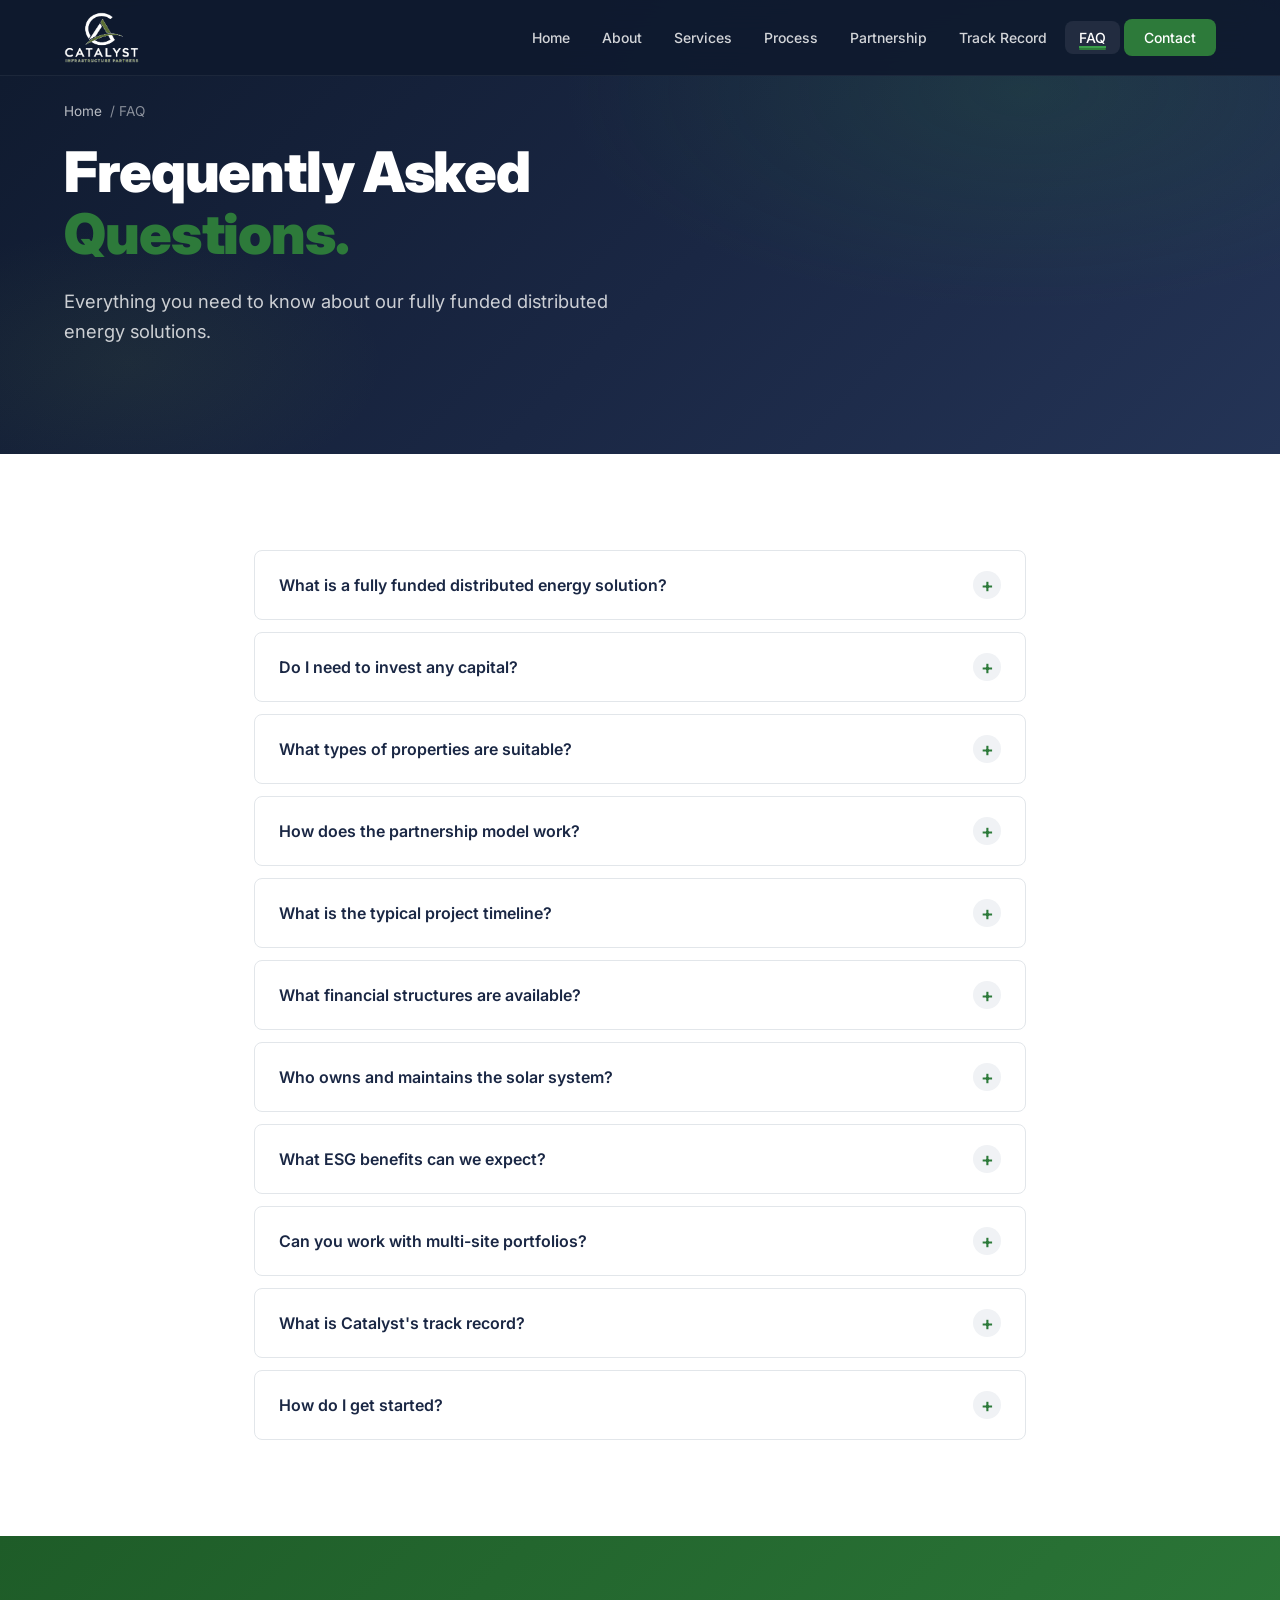
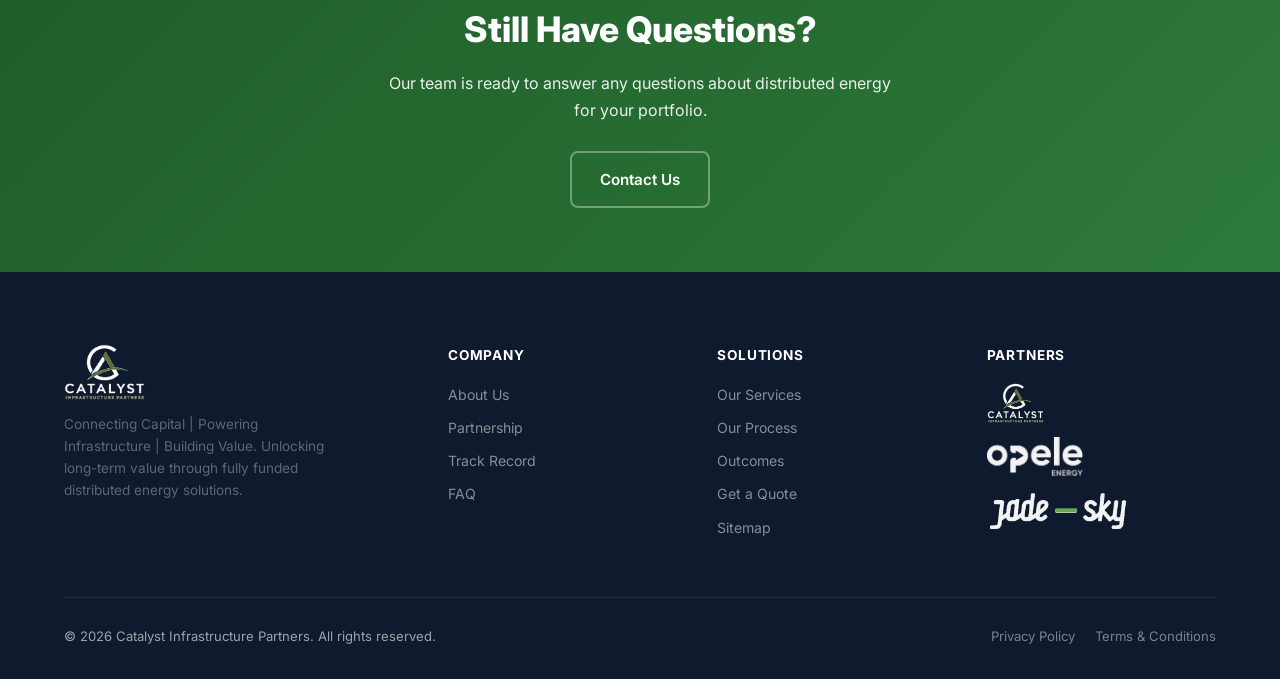
<file: faq.html>
<!DOCTYPE html>
<html lang="en">
<head>
    <meta charset="UTF-8">
    <meta name="viewport" content="width=device-width, initial-scale=1.0">
    <title>FAQ | Fully Funded Distributed Energy Questions Answered</title>
    <meta name="description" content="Frequently asked questions about fully funded distributed energy solutions, PPAs, capital outlay, timelines, ESG benefits and Catalyst's partnership model.">
    <meta name="keywords" content="funded solar FAQ, PPA questions, distributed energy FAQ South Africa">
    <meta name="author" content="Catalyst Infrastructure Partners">
    <meta name="robots" content="index, follow, max-image-preview:large, max-snippet:-1, max-video-preview:-1">
    <meta name="theme-color" content="#1a2744">
    <meta name="geo.region" content="ZA">
    <meta name="geo.placename" content="South Africa">
    <link rel="canonical" href="https://catalystinfrastructure.co.za/faq">

    <!-- Open Graph -->
    <meta property="og:type" content="website">
    <meta property="og:url" content="https://catalystinfrastructure.co.za/faq">
    <meta property="og:title" content="FAQ | Catalyst Infrastructure Partners">
    <meta property="og:description" content="Frequently asked questions about fully funded distributed energy solutions, PPAs, capital outlay, timelines, ESG benefits and Catalyst's partnership model.">
    <meta property="og:image" content="https://catalystinfrastructure.co.za/assets/images/og-image.jpg">
    <meta property="og:image:width" content="1600">
    <meta property="og:image:height" content="900">
    <meta property="og:site_name" content="Catalyst Infrastructure Partners">
    <meta property="og:locale" content="en_ZA">

    <!-- Twitter Card -->
    <meta name="twitter:card" content="summary_large_image">
    <meta name="twitter:title" content="FAQ | Catalyst Infrastructure Partners">
    <meta name="twitter:description" content="Frequently asked questions about fully funded distributed energy solutions, PPAs, capital outlay, timelines, ESG benefits and Catalyst's partnership model.">
    <meta name="twitter:image" content="https://catalystinfrastructure.co.za/assets/images/og-image.jpg">

    <!-- Favicon & PWA -->
    <link rel="icon" href="/assets/favicon.svg" type="image/svg+xml">
    <link rel="apple-touch-icon" href="/assets/favicon.svg">
    <link rel="manifest" href="/site.webmanifest">

    <link rel="preconnect" href="https://fonts.googleapis.com">
    <link rel="preconnect" href="https://fonts.gstatic.com" crossorigin>
    <link href="https://fonts.googleapis.com/css2?family=Inter:wght@300;400;500;600;700;800;900&display=swap" rel="stylesheet">
    <link rel="stylesheet" href="/css/styles.css">
    <link rel="stylesheet" href="/css/animations.css">
    
<script type="application/ld+json">
{
  "@context": "https://schema.org",
  "@type": "Organization",
  "name": "Catalyst Infrastructure Partners",
  "url": "https://catalystinfrastructure.co.za",
  "logo": "https://catalystinfrastructure.co.za/assets/logos/catalyst.png",
  "description": "Connecting Capital | Powering Infrastructure | Building Value. Fully funded distributed energy solutions across Southern Africa.",
  "slogan": "Connecting Capital | Powering Infrastructure | Building Value",
  "areaServed": "Southern Africa",
  "contactPoint": [
    {
      "@type": "ContactPoint",
      "telephone": "+27-79-502-1668",
      "contactType": "sales",
      "name": "Mahlatse Mokwatlo",
      "availableLanguage": ["English"]
    },
    {
      "@type": "ContactPoint",
      "telephone": "+27-82-552-2423",
      "contactType": "sales",
      "name": "Nic Huisman",
      "availableLanguage": ["English"]
    }
  ],
  "sameAs": []
}
</script>
    
<script type="application/ld+json">
{
  "@context": "https://schema.org",
  "@type": "FAQPage",
  "mainEntity": [
    {
      "@type": "Question",
      "name": "What is a fully funded distributed energy solution?",
      "acceptedAnswer": {
        "@type": "Answer",
        "text": "A fully funded solution means Catalyst and funding partners cover 100% of the capital cost. Property owners pay nothing upfront and benefit from reduced energy costs through a long-term PPA or lease."
      }
    },
    {
      "@type": "Question",
      "name": "Do I need to invest any capital?",
      "acceptedAnswer": {
        "@type": "Answer",
        "text": "No. Solutions require zero capital outlay from property owners. All project costs are funded by institutional capital partners."
      }
    },
    {
      "@type": "Question",
      "name": "What is Catalyst's track record?",
      "acceptedAnswer": {
        "@type": "Answer",
        "text": "280 MW operational, 325 MW under construction, 605 MW total portfolio and 1,440 MW in the advanced pipeline across Southern Africa."
      }
    }
  ]
}
</script>
</head>
<body data-page="faq" class="page-loading">
    <div id="site-nav"></div>

    <section class="page-hero">
        <div class="container">
            <nav class="breadcrumb"><a href="/">Home</a> / FAQ</nav>
            <h1>Frequently Asked <span class="text-green">Questions.</span></h1>
            <p>Everything you need to know about our fully funded distributed energy solutions.</p>
        </div>
    </section>

    <section class="section">
        <div class="container container-narrow">
            <div class="faq-list reveal">

                <div class="faq-item">
                    <button class="faq-question">What is a fully funded distributed energy solution? <span class="faq-icon">+</span></button>
                    <div class="faq-answer"><div class="faq-answer-inner">A fully funded solution means Catalyst and our funding partners (Opele Energy and Jade-Sky) cover 100% of the capital cost of your distributed energy project. As a property owner, you pay nothing upfront — instead, you benefit from reduced energy costs through a long-term power purchase agreement (PPA) or lease structure.</div></div>
                </div>

                <div class="faq-item">
                    <button class="faq-question">Do I need to invest any capital? <span class="faq-icon">+</span></button>
                    <div class="faq-answer"><div class="faq-answer-inner">No. Our solutions are designed to require zero capital outlay from property owners. All project costs are funded by our institutional capital partners, preserving your balance sheet capacity for core property investments and development.</div></div>
                </div>

                <div class="faq-item">
                    <button class="faq-question">What types of properties are suitable? <span class="faq-icon">+</span></button>
                    <div class="faq-answer"><div class="faq-answer-inner">We work with commercial, industrial, and institutional property portfolios including shopping centres, warehouses, logistics parks, office buildings, hospitals, and mixed-use developments. Generally, properties with large roof areas and significant electricity consumption are ideal candidates.</div></div>
                </div>

                <div class="faq-item">
                    <button class="faq-question">How does the partnership model work? <span class="faq-icon">+</span></button>
                    <div class="faq-answer"><div class="faq-answer-inner">Catalyst acts as your single commercial partner — identifying opportunities, structuring deals, and managing the client relationship. Opele Energy and Jade-Sky provide funding, engineering, construction, and long-term operations. You deal with one partner (Catalyst) while benefiting from the full integrated capability of all three organisations.</div></div>
                </div>

                <div class="faq-item">
                    <button class="faq-question">What is the typical project timeline? <span class="faq-icon">+</span></button>
                    <div class="faq-answer"><div class="faq-answer-inner">From initial portfolio assessment to commissioning, a typical project takes 12–18 months. The origination and structuring phase takes 2–3 months, funding close takes 1–2 months, and construction and commissioning takes 6–12 months depending on project size.</div></div>
                </div>

                <div class="faq-item">
                    <button class="faq-question">What financial structures are available? <span class="faq-icon">+</span></button>
                    <div class="faq-answer"><div class="faq-answer-inner">We offer power purchase agreements (PPAs), energy lease structures, and off-balance sheet funding models. The optimal structure depends on your portfolio's financial requirements, tax position, and strategic objectives. Our commercial team will recommend the best approach for your situation.</div></div>
                </div>

                <div class="faq-item">
                    <button class="faq-question">Who owns and maintains the solar system? <span class="faq-icon">+</span></button>
                    <div class="faq-answer"><div class="faq-answer-inner">Under our funded model, the system is owned and operated by our funding partners for the duration of the agreement. Opele Energy and Jade-Sky handle all operations, maintenance, and performance monitoring — ensuring optimal system performance throughout the project lifecycle.</div></div>
                </div>

                <div class="faq-item">
                    <button class="faq-question">What ESG benefits can we expect? <span class="faq-icon">+</span></button>
                    <div class="faq-answer"><div class="faq-answer-inner">Distributed energy solutions deliver measurable ESG outcomes including reduced carbon emissions, improved energy efficiency ratings, and enhanced sustainability credentials for your portfolio. These outcomes support ESG reporting requirements for institutional investors and improve tenant attraction.</div></div>
                </div>

                <div class="faq-item">
                    <button class="faq-question">Can you work with multi-site portfolios? <span class="faq-icon">+</span></button>
                    <div class="faq-answer"><div class="faq-answer-inner">Yes — portfolio-wide rollouts are a core capability. We assess all properties in your portfolio, prioritise the highest-value opportunities, and structure a phased rollout that maximises value while managing implementation complexity across multiple sites.</div></div>
                </div>

                <div class="faq-item">
                    <button class="faq-question">What is Catalyst's track record? <span class="faq-icon">+</span></button>
                    <div class="faq-answer"><div class="faq-answer-inner">Our partnership has delivered 280 MW of operational distributed energy assets, with 325 MW currently under construction and 1,440 MW in the advanced pipeline — a total portfolio of 605 MW across Southern Africa.</div></div>
                </div>

                <div class="faq-item">
                    <button class="faq-question">How do I get started? <span class="faq-icon">+</span></button>
                    <div class="faq-answer"><div class="faq-answer-inner">Contact our team via the <a href="/contact" style="color:var(--green);font-weight:600;">contact page</a> or call Mahlatse Mokwatlo on 079 502 1668 or Nic Huisman on 082 552 2423. We'll arrange an initial consultation to discuss your portfolio and energy objectives — with no obligation.</div></div>
                </div>

            </div>
        </div>
    </section>

    <section class="cta-banner reveal-scale">
        <div class="container">
            <h2>Still Have Questions?</h2>
            <p>Our team is ready to answer any questions about distributed energy for your portfolio.</p>
            <a href="/contact" class="btn btn-outline">Contact Us</a>
        </div>
    </section>

    <div id="site-footer"></div>
    <script src="/js/components.js"></script>
    <script src="/js/main.js"></script>
</body>
</html>
</file>
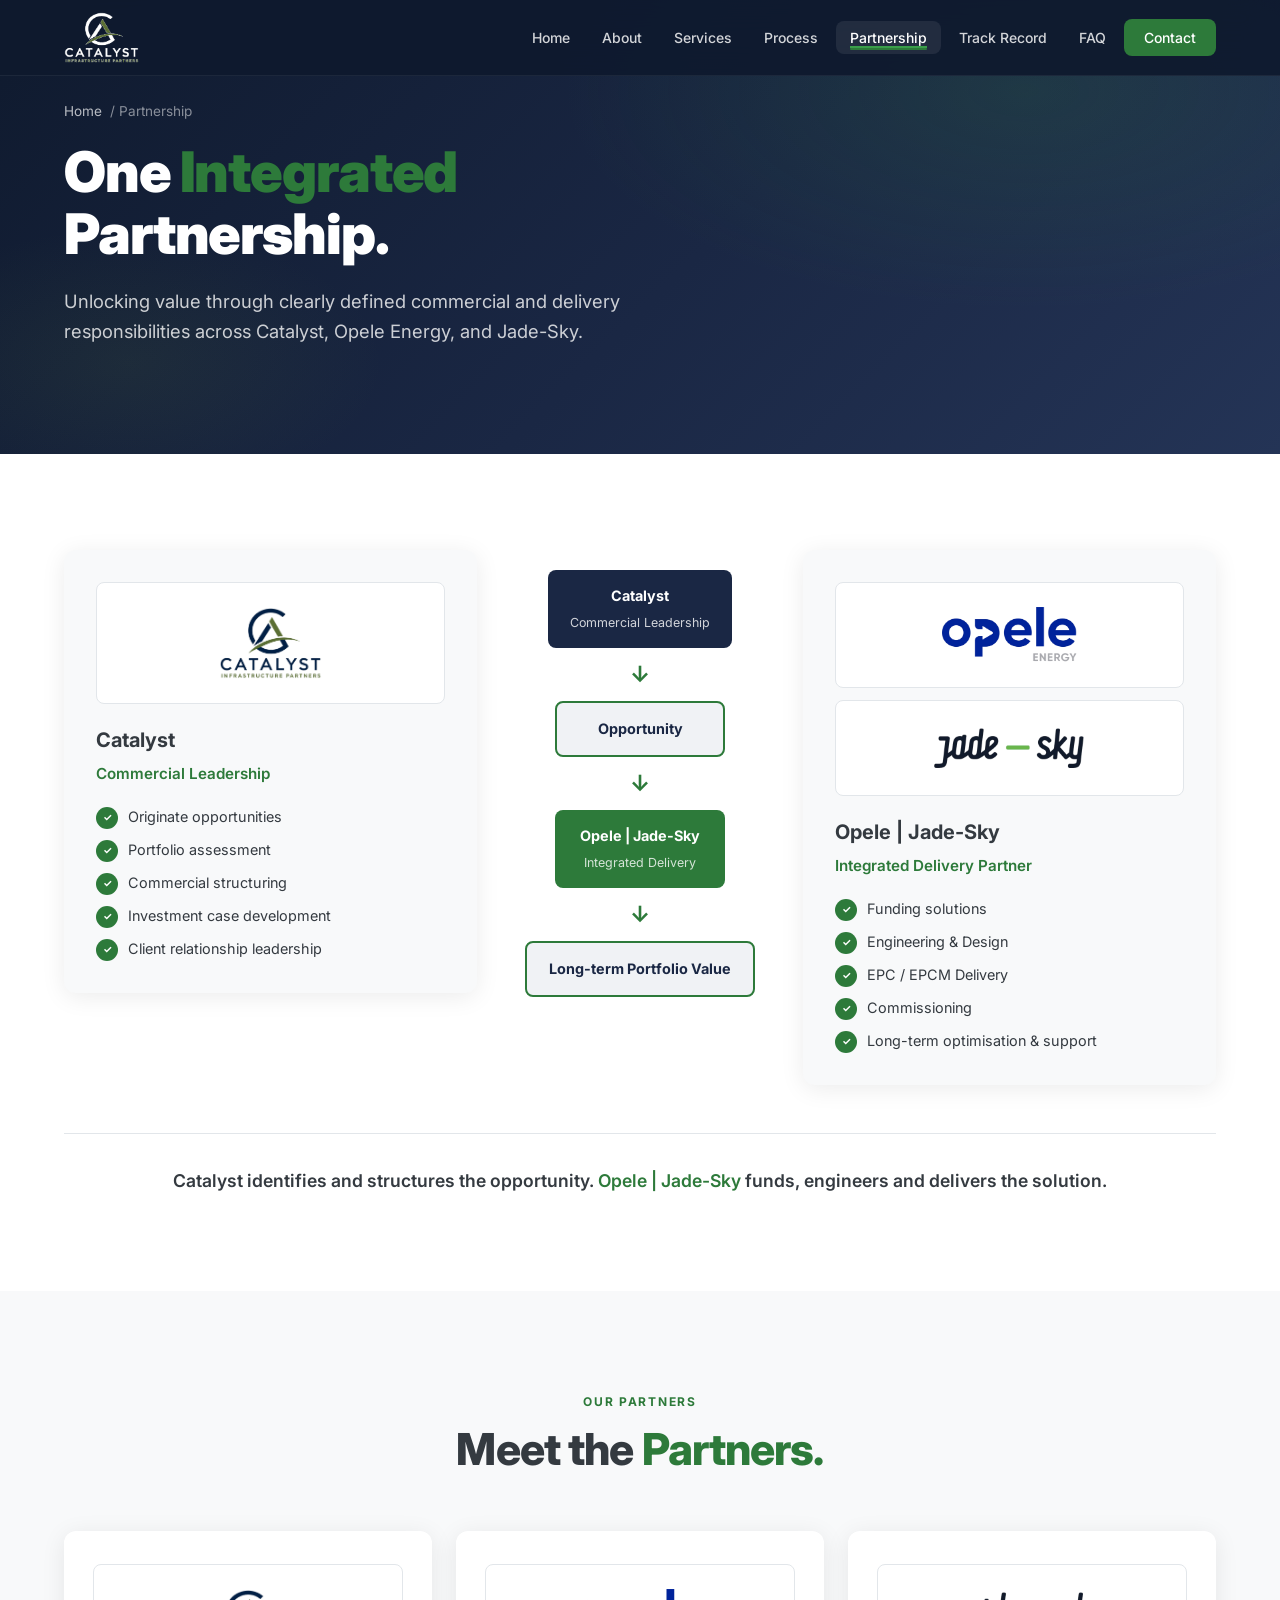
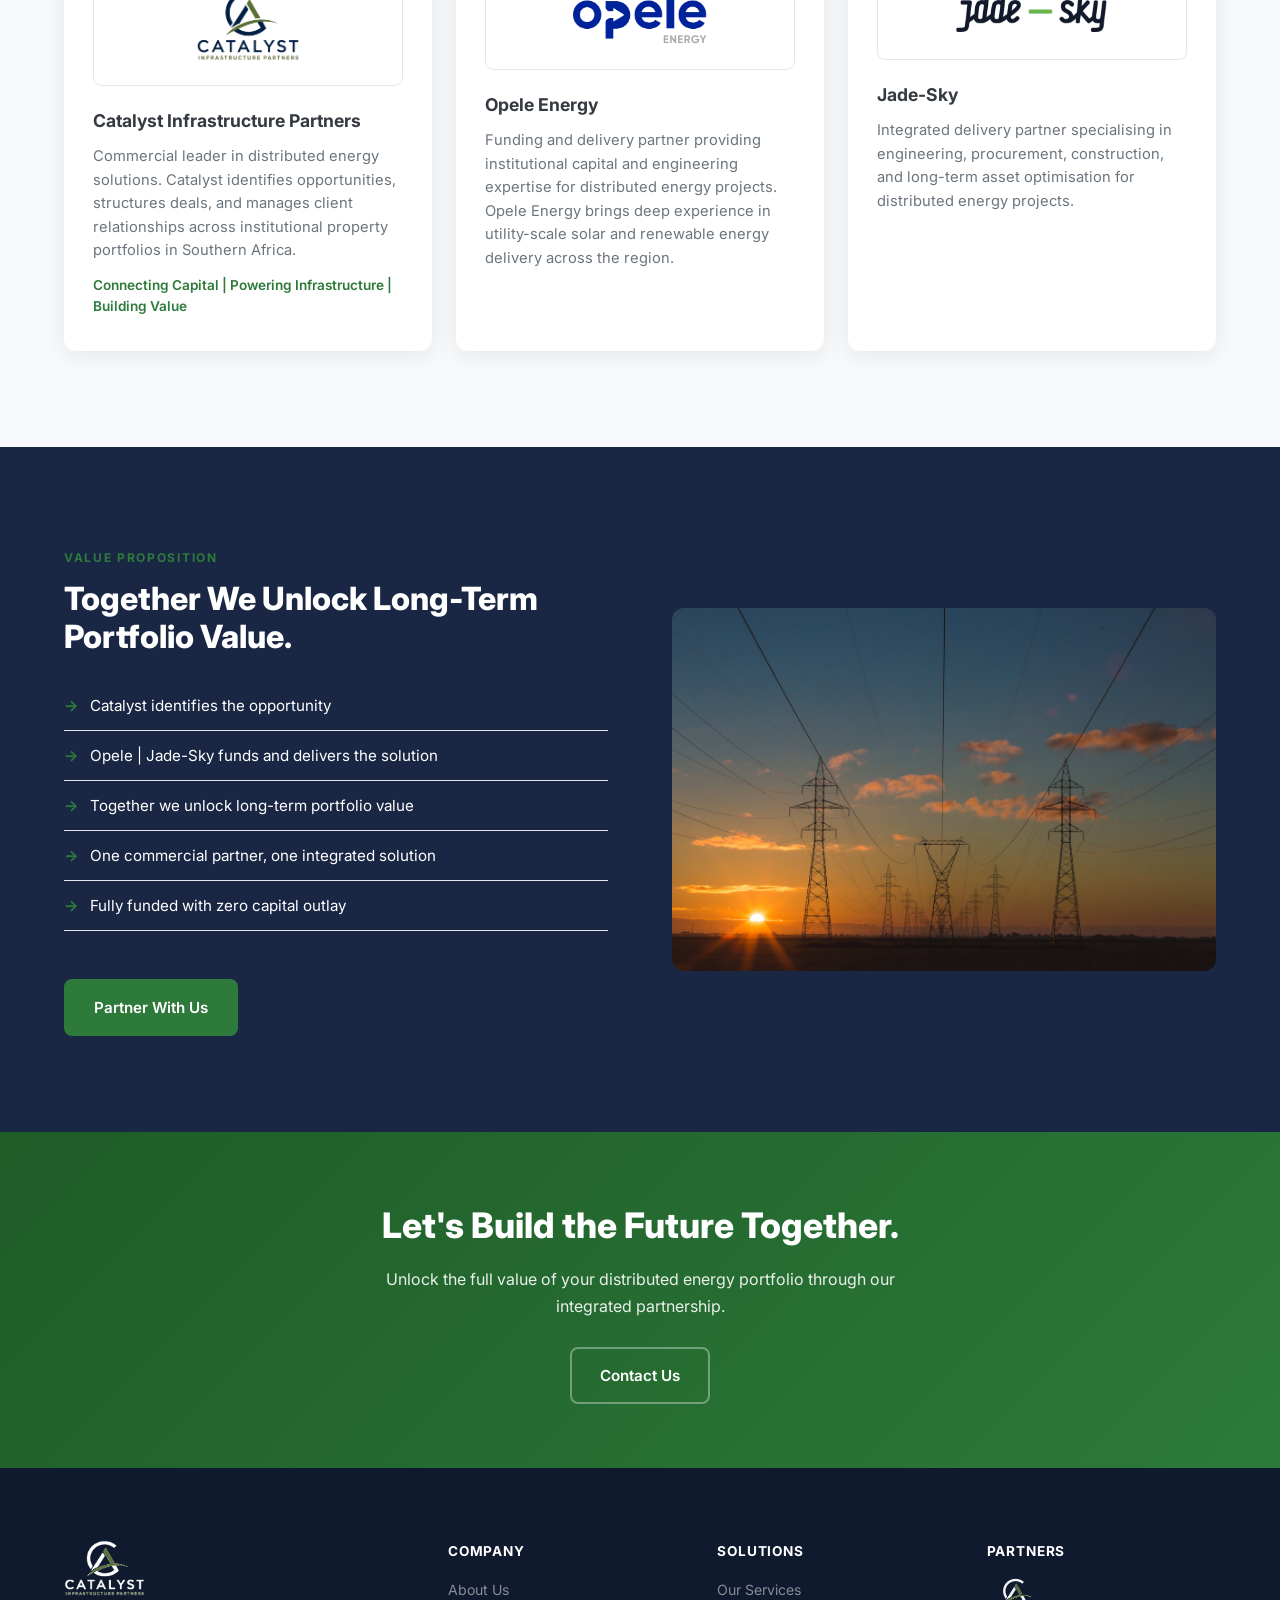
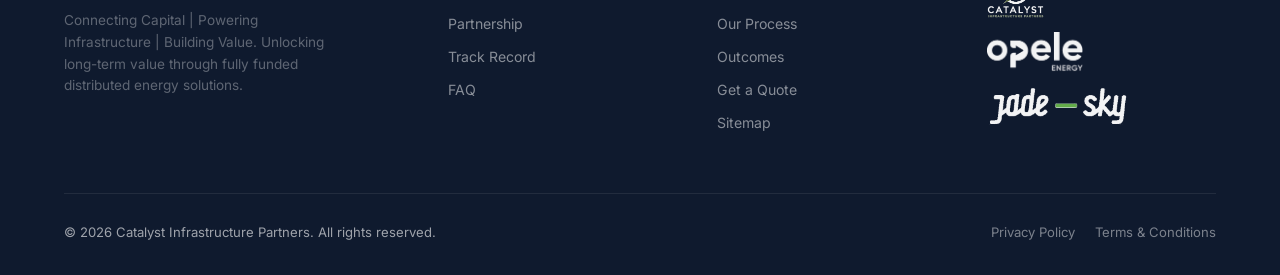
<file: partnership.html>
<!DOCTYPE html>
<html lang="en">
<head>
    <meta charset="UTF-8">
    <meta name="viewport" content="width=device-width, initial-scale=1.0">
    <title>Partnership Model | Catalyst, Opele Energy & Jade-Sky</title>
    <meta name="description" content="One integrated partnership: Catalyst provides commercial leadership while Opele Energy and Jade-Sky fund, engineer and deliver distributed energy solutions.">
    <meta name="keywords" content="Opele Energy, Jade-Sky, Catalyst partnership, integrated energy delivery">
    <meta name="author" content="Catalyst Infrastructure Partners">
    <meta name="robots" content="index, follow, max-image-preview:large, max-snippet:-1, max-video-preview:-1">
    <meta name="theme-color" content="#1a2744">
    <meta name="geo.region" content="ZA">
    <meta name="geo.placename" content="South Africa">
    <link rel="canonical" href="https://catalystinfrastructure.co.za/partnership">

    <!-- Open Graph -->
    <meta property="og:type" content="website">
    <meta property="og:url" content="https://catalystinfrastructure.co.za/partnership">
    <meta property="og:title" content="One Integrated Partnership | Catalyst, Opele & Jade-Sky">
    <meta property="og:description" content="One integrated partnership: Catalyst provides commercial leadership while Opele Energy and Jade-Sky fund, engineer and deliver distributed energy solutions.">
    <meta property="og:image" content="https://catalystinfrastructure.co.za/assets/images/commercial-building.jpg">
    <meta property="og:image:width" content="1600">
    <meta property="og:image:height" content="900">
    <meta property="og:site_name" content="Catalyst Infrastructure Partners">
    <meta property="og:locale" content="en_ZA">

    <!-- Twitter Card -->
    <meta name="twitter:card" content="summary_large_image">
    <meta name="twitter:title" content="One Integrated Partnership | Catalyst, Opele & Jade-Sky">
    <meta name="twitter:description" content="One integrated partnership: Catalyst provides commercial leadership while Opele Energy and Jade-Sky fund, engineer and deliver distributed energy solutions.">
    <meta name="twitter:image" content="https://catalystinfrastructure.co.za/assets/images/commercial-building.jpg">

    <!-- Favicon & PWA -->
    <link rel="icon" href="/assets/favicon.svg" type="image/svg+xml">
    <link rel="apple-touch-icon" href="/assets/favicon.svg">
    <link rel="manifest" href="/site.webmanifest">

    <link rel="preconnect" href="https://fonts.googleapis.com">
    <link rel="preconnect" href="https://fonts.gstatic.com" crossorigin>
    <link href="https://fonts.googleapis.com/css2?family=Inter:wght@300;400;500;600;700;800;900&display=swap" rel="stylesheet">
    <link rel="stylesheet" href="/css/styles.css">
    <link rel="stylesheet" href="/css/animations.css">
    
<script type="application/ld+json">
{
  "@context": "https://schema.org",
  "@type": "Organization",
  "name": "Catalyst Infrastructure Partners",
  "url": "https://catalystinfrastructure.co.za",
  "logo": "https://catalystinfrastructure.co.za/assets/logos/catalyst.png",
  "description": "Connecting Capital | Powering Infrastructure | Building Value. Fully funded distributed energy solutions across Southern Africa.",
  "slogan": "Connecting Capital | Powering Infrastructure | Building Value",
  "areaServed": "Southern Africa",
  "contactPoint": [
    {
      "@type": "ContactPoint",
      "telephone": "+27-79-502-1668",
      "contactType": "sales",
      "name": "Mahlatse Mokwatlo",
      "availableLanguage": ["English"]
    },
    {
      "@type": "ContactPoint",
      "telephone": "+27-82-552-2423",
      "contactType": "sales",
      "name": "Nic Huisman",
      "availableLanguage": ["English"]
    }
  ],
  "sameAs": []
}
</script>
    
</head>
<body data-page="partnership" class="page-loading">
    <div id="site-nav"></div>

    <section class="page-hero">
        <div class="container">
            <nav class="breadcrumb"><a href="/">Home</a> / Partnership</nav>
            <h1>One <span class="text-green">Integrated</span> Partnership.</h1>
            <p>Unlocking value through clearly defined commercial and delivery responsibilities across Catalyst, Opele Energy, and Jade-Sky.</p>
        </div>
    </section>

    <section class="section">
        <div class="container">
            <div class="partnership-flow reveal">
                <div class="partner-card reveal-left">
                    <div class="logo-card light" style="margin-bottom:20px;min-height:96px;"><img src="/assets/logos/catalyst-compact.png" alt="Catalyst Infrastructure Partners" class="logo-catalyst"></div>
                    <h3>Catalyst</h3>
                    <p class="partner-role">Commercial Leadership</p>
                    <ul class="check-list">
                        <li>Originate opportunities</li>
                        <li>Portfolio assessment</li>
                        <li>Commercial structuring</li>
                        <li>Investment case development</li>
                        <li>Client relationship leadership</li>
                    </ul>
                </div>
                <div class="flow-arrow">
                    <div class="flow-box">
                        <div class="flow-step"><strong>Catalyst</strong><span>Commercial Leadership</span></div>
                        <div class="flow-arrow-down">&#8595;</div>
                        <div class="flow-step" style="background:var(--gray-100);color:var(--navy);border:2px solid var(--green);"><strong>Opportunity</strong></div>
                        <div class="flow-arrow-down">&#8595;</div>
                        <div class="flow-step highlight"><strong>Opele | Jade-Sky</strong><span>Integrated Delivery</span></div>
                        <div class="flow-arrow-down">&#8595;</div>
                        <div class="flow-step" style="background:var(--gray-100);color:var(--navy);border:2px solid var(--green);"><strong>Long-term Portfolio Value</strong></div>
                    </div>
                </div>
                <div class="partner-card reveal-right">
                    <div style="display:flex;flex-direction:column;gap:12px;margin-bottom:20px;">
                        <div class="logo-card light"><img src="/assets/logos/opele-energy.png" alt="Opele Energy" class="logo-opele"></div>
                        <div class="logo-card light"><img src="/assets/logos/jade-sky.png" alt="Jade-Sky" class="logo-jade"></div>
                    </div>
                    <h3>Opele | Jade-Sky</h3>
                    <p class="partner-role">Integrated Delivery Partner</p>
                    <ul class="check-list">
                        <li>Funding solutions</li>
                        <li>Engineering & Design</li>
                        <li>EPC / EPCM Delivery</li>
                        <li>Commissioning</li>
                        <li>Long-term optimisation & support</li>
                    </ul>
                </div>
            </div>
            <p class="section-footer-text reveal" style="color:var(--gray-800);border-color:var(--gray-200);">Catalyst identifies and structures the opportunity. <span class="text-green">Opele | Jade-Sky</span> funds, engineers and delivers the solution.</p>
        </div>
    </section>

    <section class="section section-gray">
        <div class="container">
            <div class="section-header reveal">
                <span class="section-label">Our Partners</span>
                <h2 class="section-title">Meet the <span class="text-green">Partners.</span></h2>
            </div>
            <div class="cards-grid three-col reveal">
                <div class="card">
                    <div class="logo-card light" style="margin-bottom:20px;"><img src="/assets/logos/catalyst-compact.png" alt="Catalyst Infrastructure Partners" class="logo-catalyst"></div>
                    <h3>Catalyst Infrastructure Partners</h3>
                    <p>Commercial leader in distributed energy solutions. Catalyst identifies opportunities, structures deals, and manages client relationships across institutional property portfolios in Southern Africa.</p>
                    <p style="margin-top:12px;font-size:0.85rem;color:var(--green);font-weight:600;">Connecting Capital | Powering Infrastructure | Building Value</p>
                </div>
                <div class="card">
                    <div class="logo-card light" style="margin-bottom:20px;"><img src="/assets/logos/opele-energy.png" alt="Opele Energy" class="logo-opele"></div>
                    <h3>Opele Energy</h3>
                    <p>Funding and delivery partner providing institutional capital and engineering expertise for distributed energy projects. Opele Energy brings deep experience in utility-scale solar and renewable energy delivery across the region.</p>
                </div>
                <div class="card">
                    <div class="logo-card light" style="margin-bottom:20px;"><img src="/assets/logos/jade-sky.png" alt="Jade-Sky" class="logo-jade"></div>
                    <h3>Jade-Sky</h3>
                    <p>Integrated delivery partner specialising in engineering, procurement, construction, and long-term asset optimisation for distributed energy projects.</p>
                </div>
            </div>
        </div>
    </section>

    <section class="section section-dark">
        <div class="container split-section">
            <div class="split-content reveal-left">
                <span class="section-label">Value Proposition</span>
                <h2>Together We Unlock Long-Term Portfolio Value.</h2>
                <ul class="feature-list">
                    <li>Catalyst identifies the opportunity</li>
                    <li>Opele | Jade-Sky funds and delivers the solution</li>
                    <li>Together we unlock long-term portfolio value</li>
                    <li>One commercial partner, one integrated solution</li>
                    <li>Fully funded with zero capital outlay</li>
                </ul>
                <a href="/contact" class="btn btn-primary" style="margin-top:24px;">Partner With Us</a>
            </div>
            <div class="visual-box reveal-right" style="padding:0;overflow:hidden;min-height:360px;">
                <img src="/assets/images/commercial-building.jpg" alt="Institutional commercial property portfolio benefiting from Catalyst Opele Jade-Sky integrated energy partnership" class="content-image" width="800" height="600" loading="lazy" style="border-radius:0;min-height:360px;">
            </div>
        </div>
    </section>

    <section class="cta-banner reveal-scale">
        <div class="container">
            <h2>Let's Build the Future Together.</h2>
            <p>Unlock the full value of your distributed energy portfolio through our integrated partnership.</p>
            <a href="/contact" class="btn btn-outline">Contact Us</a>
        </div>
    </section>

    <div id="site-footer"></div>
    <script src="/js/components.js"></script>
    <script src="/js/main.js"></script>
</body>
</html>
</file>
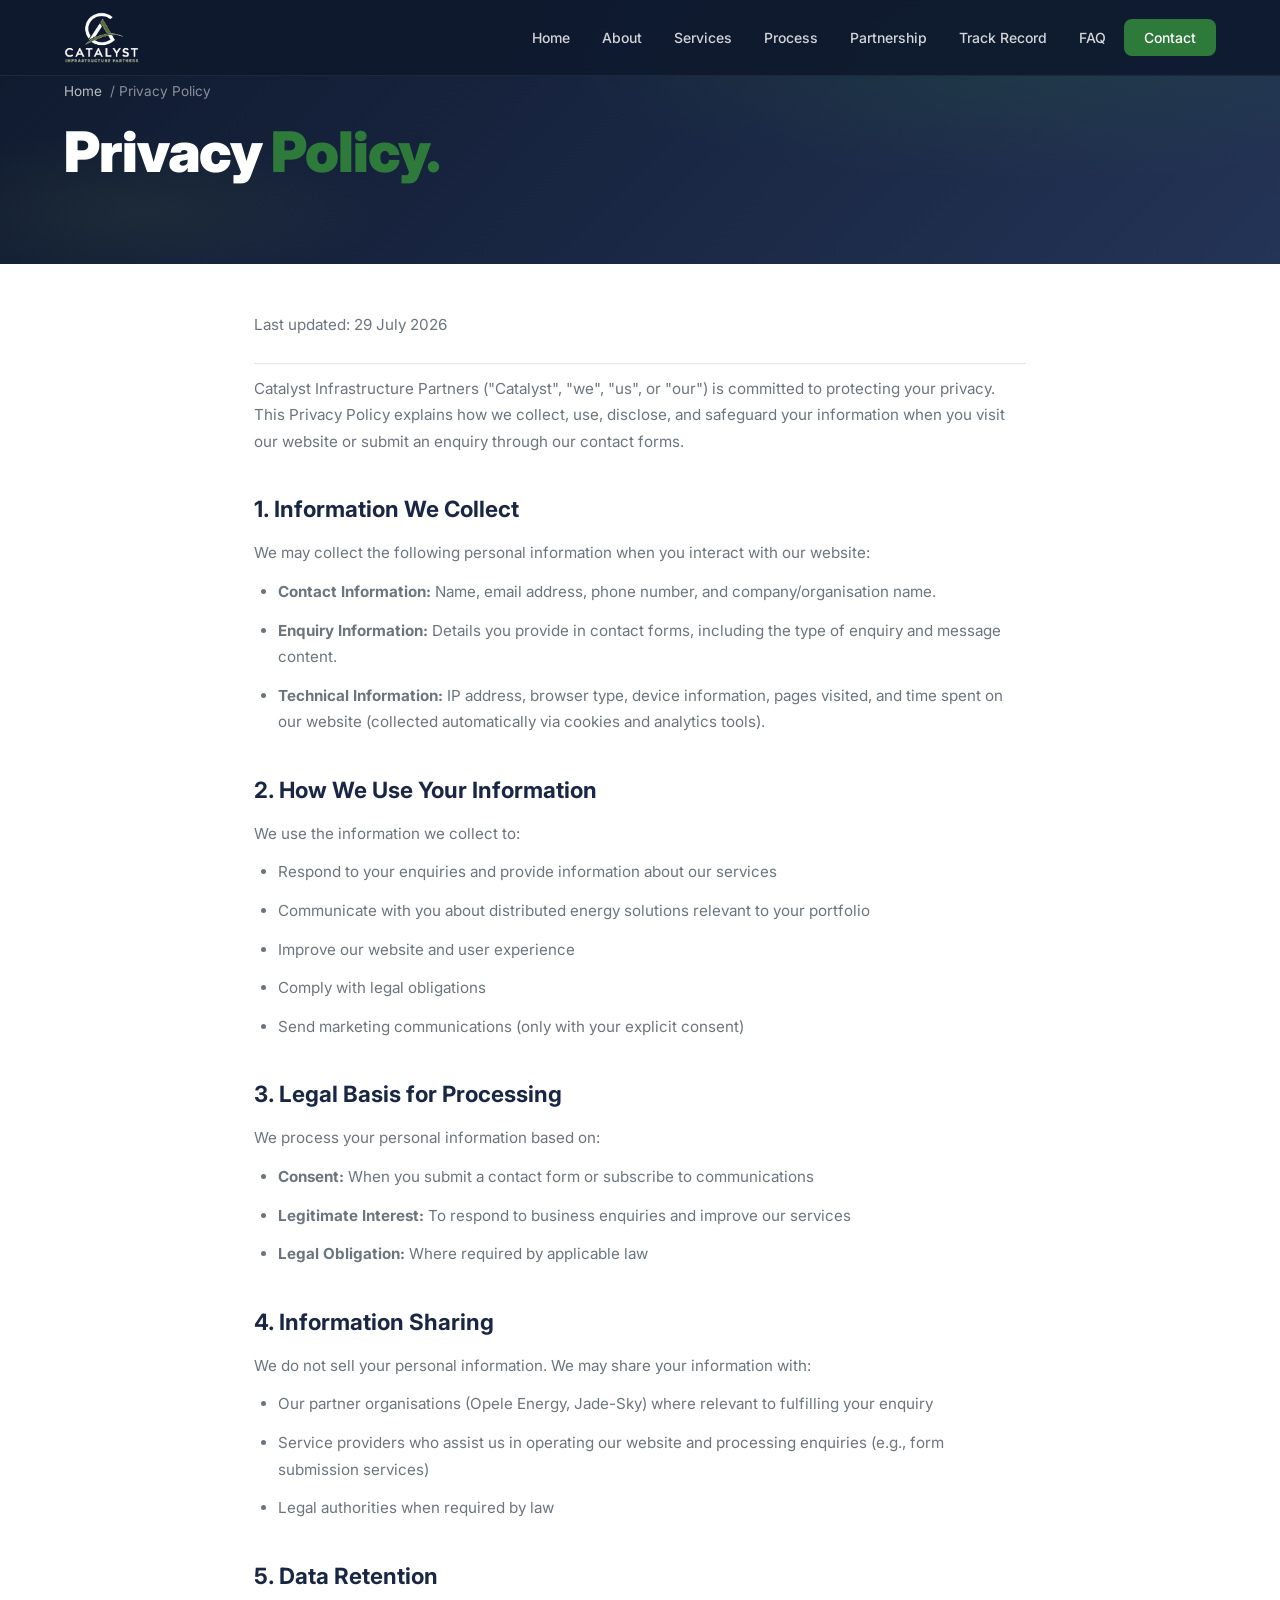
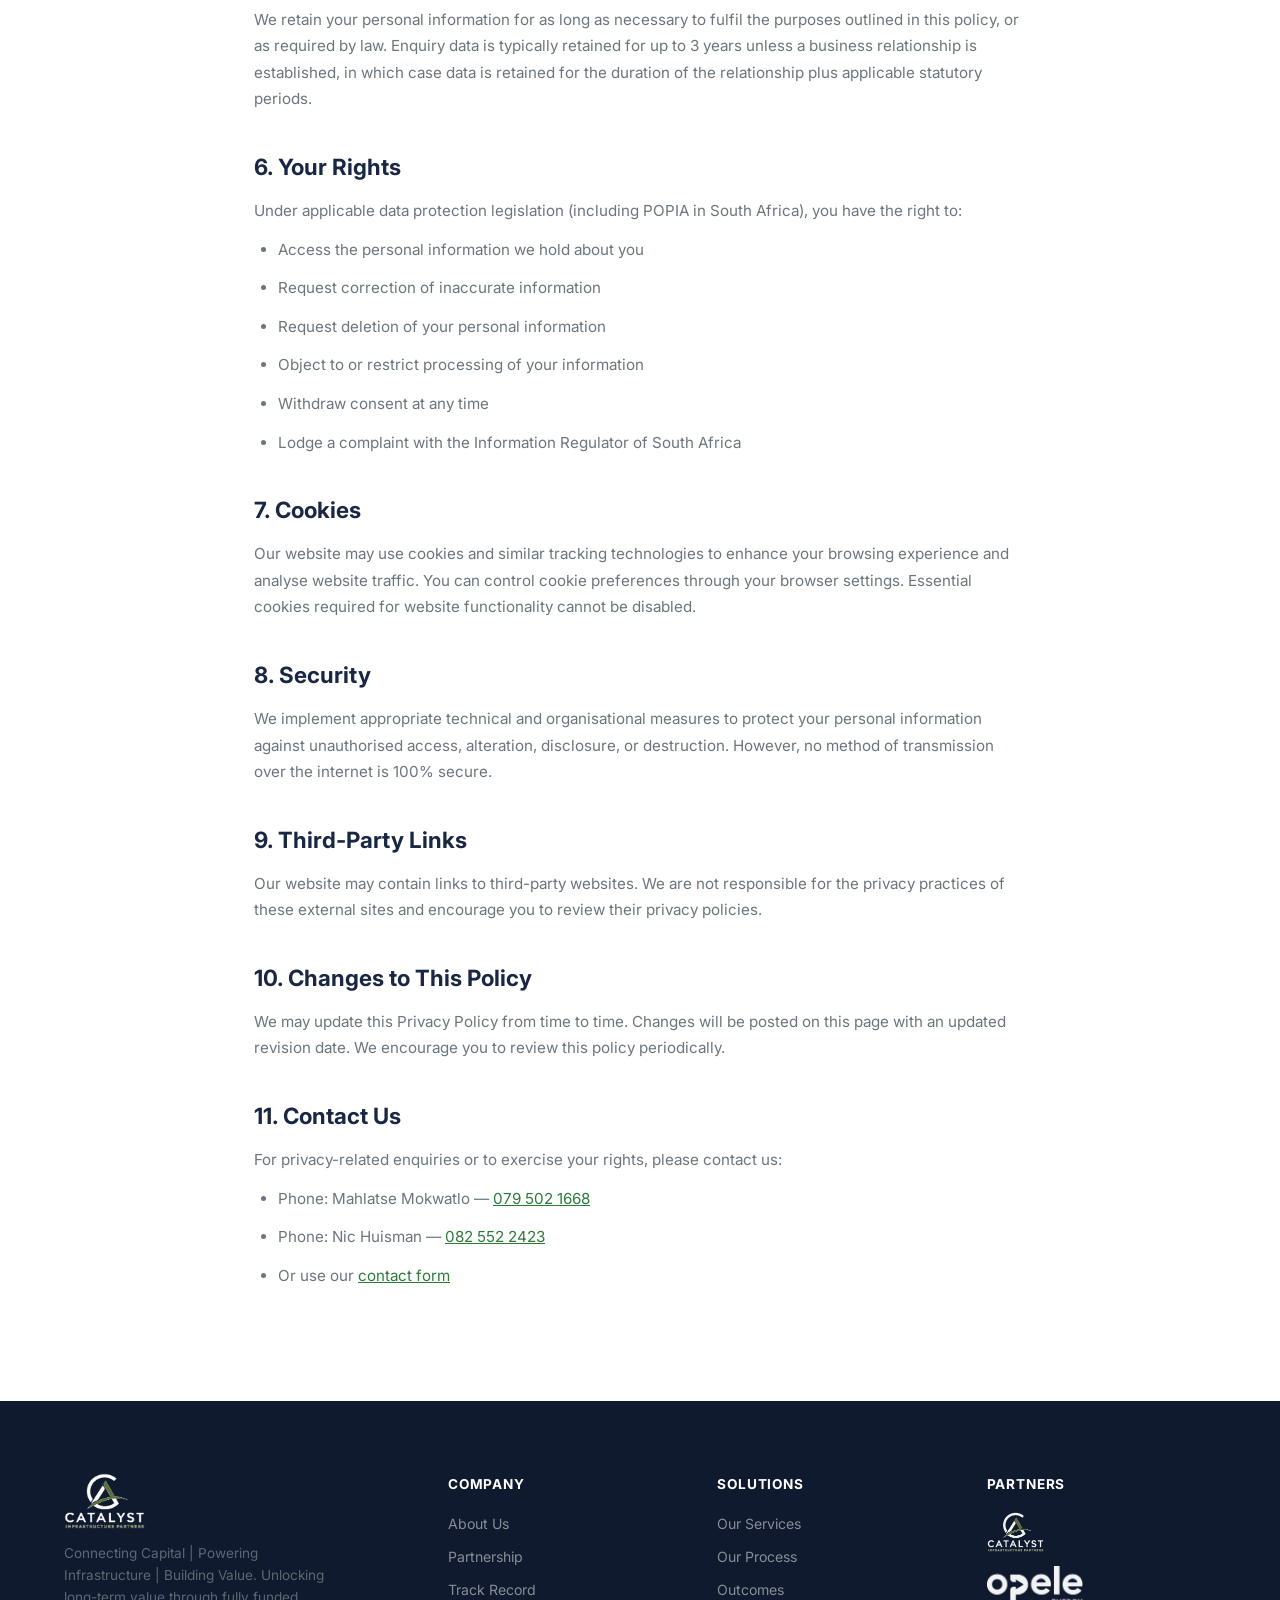
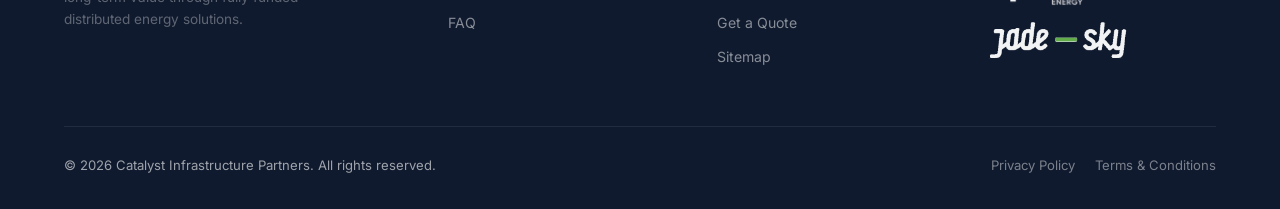
<file: privacy-policy.html>
<!DOCTYPE html>
<html lang="en">
<head>
    <meta charset="UTF-8">
    <meta name="viewport" content="width=device-width, initial-scale=1.0">
    <title>Privacy Policy | Catalyst Infrastructure Partners</title>
    <meta name="description" content="Privacy Policy for Catalyst Infrastructure Partners. Learn how we collect, use and protect your personal information in line with POPIA.">
    <meta name="keywords" content="privacy policy, POPIA, Catalyst Infrastructure Partners">
    <meta name="author" content="Catalyst Infrastructure Partners">
    <meta name="robots" content="index, follow, max-image-preview:large, max-snippet:-1, max-video-preview:-1">
    <meta name="theme-color" content="#1a2744">
    <meta name="geo.region" content="ZA">
    <meta name="geo.placename" content="South Africa">
    <link rel="canonical" href="https://catalystinfrastructure.co.za/privacy-policy">

    <!-- Open Graph -->
    <meta property="og:type" content="website">
    <meta property="og:url" content="https://catalystinfrastructure.co.za/privacy-policy">
    <meta property="og:title" content="Privacy Policy | Catalyst Infrastructure Partners">
    <meta property="og:description" content="Privacy Policy for Catalyst Infrastructure Partners. Learn how we collect, use and protect your personal information in line with POPIA.">
    <meta property="og:image" content="https://catalystinfrastructure.co.za/assets/images/og-image.jpg">
    <meta property="og:image:width" content="1600">
    <meta property="og:image:height" content="900">
    <meta property="og:site_name" content="Catalyst Infrastructure Partners">
    <meta property="og:locale" content="en_ZA">

    <!-- Twitter Card -->
    <meta name="twitter:card" content="summary_large_image">
    <meta name="twitter:title" content="Privacy Policy | Catalyst Infrastructure Partners">
    <meta name="twitter:description" content="Privacy Policy for Catalyst Infrastructure Partners. Learn how we collect, use and protect your personal information in line with POPIA.">
    <meta name="twitter:image" content="https://catalystinfrastructure.co.za/assets/images/og-image.jpg">

    <!-- Favicon & PWA -->
    <link rel="icon" href="/assets/favicon.svg" type="image/svg+xml">
    <link rel="apple-touch-icon" href="/assets/favicon.svg">
    <link rel="manifest" href="/site.webmanifest">

    <link rel="preconnect" href="https://fonts.googleapis.com">
    <link rel="preconnect" href="https://fonts.gstatic.com" crossorigin>
    <link href="https://fonts.googleapis.com/css2?family=Inter:wght@300;400;500;600;700;800;900&display=swap" rel="stylesheet">
    <link rel="stylesheet" href="/css/styles.css">
    <link rel="stylesheet" href="/css/animations.css">
    
<script type="application/ld+json">
{
  "@context": "https://schema.org",
  "@type": "Organization",
  "name": "Catalyst Infrastructure Partners",
  "url": "https://catalystinfrastructure.co.za",
  "logo": "https://catalystinfrastructure.co.za/assets/logos/catalyst.png",
  "description": "Connecting Capital | Powering Infrastructure | Building Value. Fully funded distributed energy solutions across Southern Africa.",
  "slogan": "Connecting Capital | Powering Infrastructure | Building Value",
  "areaServed": "Southern Africa",
  "contactPoint": [
    {
      "@type": "ContactPoint",
      "telephone": "+27-79-502-1668",
      "contactType": "sales",
      "name": "Mahlatse Mokwatlo",
      "availableLanguage": ["English"]
    },
    {
      "@type": "ContactPoint",
      "telephone": "+27-82-552-2423",
      "contactType": "sales",
      "name": "Nic Huisman",
      "availableLanguage": ["English"]
    }
  ],
  "sameAs": []
}
</script>
    
</head>
<body data-page="legal" class="page-loading">
    <div id="site-nav"></div>

    <section class="page-hero" style="padding:80px 0 60px;">
        <div class="container">
            <nav class="breadcrumb"><a href="/">Home</a> / Privacy Policy</nav>
            <h1>Privacy <span class="text-green">Policy.</span></h1>
        </div>
    </section>

    <div class="legal-content">
        <div class="container container-narrow">
            <p class="legal-updated">Last updated: 29 July 2026</p>

            <p>Catalyst Infrastructure Partners ("Catalyst", "we", "us", or "our") is committed to protecting your privacy. This Privacy Policy explains how we collect, use, disclose, and safeguard your information when you visit our website or submit an enquiry through our contact forms.</p>

            <h2>1. Information We Collect</h2>
            <p>We may collect the following personal information when you interact with our website:</p>
            <ul>
                <li><strong>Contact Information:</strong> Name, email address, phone number, and company/organisation name.</li>
                <li><strong>Enquiry Information:</strong> Details you provide in contact forms, including the type of enquiry and message content.</li>
                <li><strong>Technical Information:</strong> IP address, browser type, device information, pages visited, and time spent on our website (collected automatically via cookies and analytics tools).</li>
            </ul>

            <h2>2. How We Use Your Information</h2>
            <p>We use the information we collect to:</p>
            <ul>
                <li>Respond to your enquiries and provide information about our services</li>
                <li>Communicate with you about distributed energy solutions relevant to your portfolio</li>
                <li>Improve our website and user experience</li>
                <li>Comply with legal obligations</li>
                <li>Send marketing communications (only with your explicit consent)</li>
            </ul>

            <h2>3. Legal Basis for Processing</h2>
            <p>We process your personal information based on:</p>
            <ul>
                <li><strong>Consent:</strong> When you submit a contact form or subscribe to communications</li>
                <li><strong>Legitimate Interest:</strong> To respond to business enquiries and improve our services</li>
                <li><strong>Legal Obligation:</strong> Where required by applicable law</li>
            </ul>

            <h2>4. Information Sharing</h2>
            <p>We do not sell your personal information. We may share your information with:</p>
            <ul>
                <li>Our partner organisations (Opele Energy, Jade-Sky) where relevant to fulfilling your enquiry</li>
                <li>Service providers who assist us in operating our website and processing enquiries (e.g., form submission services)</li>
                <li>Legal authorities when required by law</li>
            </ul>

            <h2>5. Data Retention</h2>
            <p>We retain your personal information for as long as necessary to fulfil the purposes outlined in this policy, or as required by law. Enquiry data is typically retained for up to 3 years unless a business relationship is established, in which case data is retained for the duration of the relationship plus applicable statutory periods.</p>

            <h2>6. Your Rights</h2>
            <p>Under applicable data protection legislation (including POPIA in South Africa), you have the right to:</p>
            <ul>
                <li>Access the personal information we hold about you</li>
                <li>Request correction of inaccurate information</li>
                <li>Request deletion of your personal information</li>
                <li>Object to or restrict processing of your information</li>
                <li>Withdraw consent at any time</li>
                <li>Lodge a complaint with the Information Regulator of South Africa</li>
            </ul>

            <h2>7. Cookies</h2>
            <p>Our website may use cookies and similar tracking technologies to enhance your browsing experience and analyse website traffic. You can control cookie preferences through your browser settings. Essential cookies required for website functionality cannot be disabled.</p>

            <h2>8. Security</h2>
            <p>We implement appropriate technical and organisational measures to protect your personal information against unauthorised access, alteration, disclosure, or destruction. However, no method of transmission over the internet is 100% secure.</p>

            <h2>9. Third-Party Links</h2>
            <p>Our website may contain links to third-party websites. We are not responsible for the privacy practices of these external sites and encourage you to review their privacy policies.</p>

            <h2>10. Changes to This Policy</h2>
            <p>We may update this Privacy Policy from time to time. Changes will be posted on this page with an updated revision date. We encourage you to review this policy periodically.</p>

            <h2>11. Contact Us</h2>
            <p>For privacy-related enquiries or to exercise your rights, please contact us:</p>
            <ul>
                <li>Phone: Mahlatse Mokwatlo — <a href="tel:0795021668" style="color:var(--green);">079 502 1668</a></li>
                <li>Phone: Nic Huisman — <a href="tel:0825522423" style="color:var(--green);">082 552 2423</a></li>
                <li>Or use our <a href="/contact" style="color:var(--green);">contact form</a></li>
            </ul>
        </div>
    </div>

    <div id="site-footer"></div>
    <script src="/js/components.js"></script>
    <script src="/js/main.js"></script>
</body>
</html>
</file>
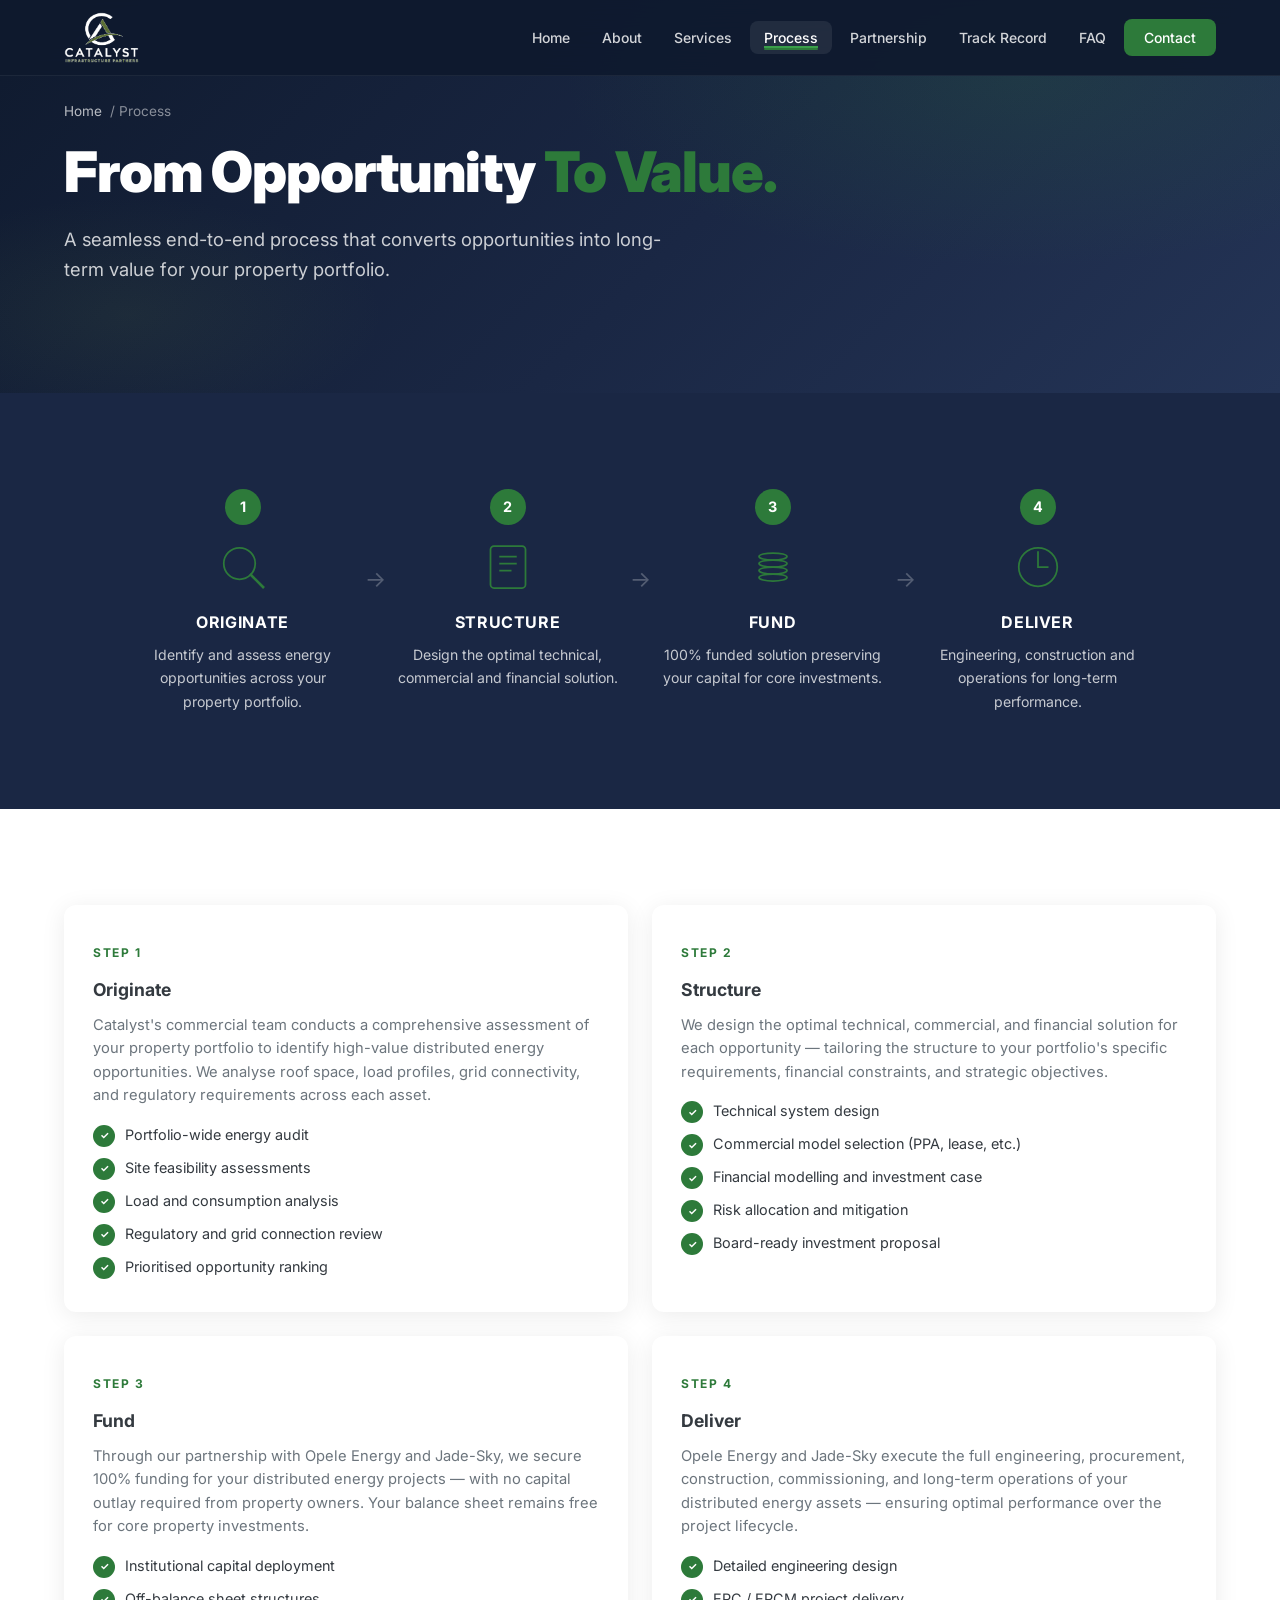
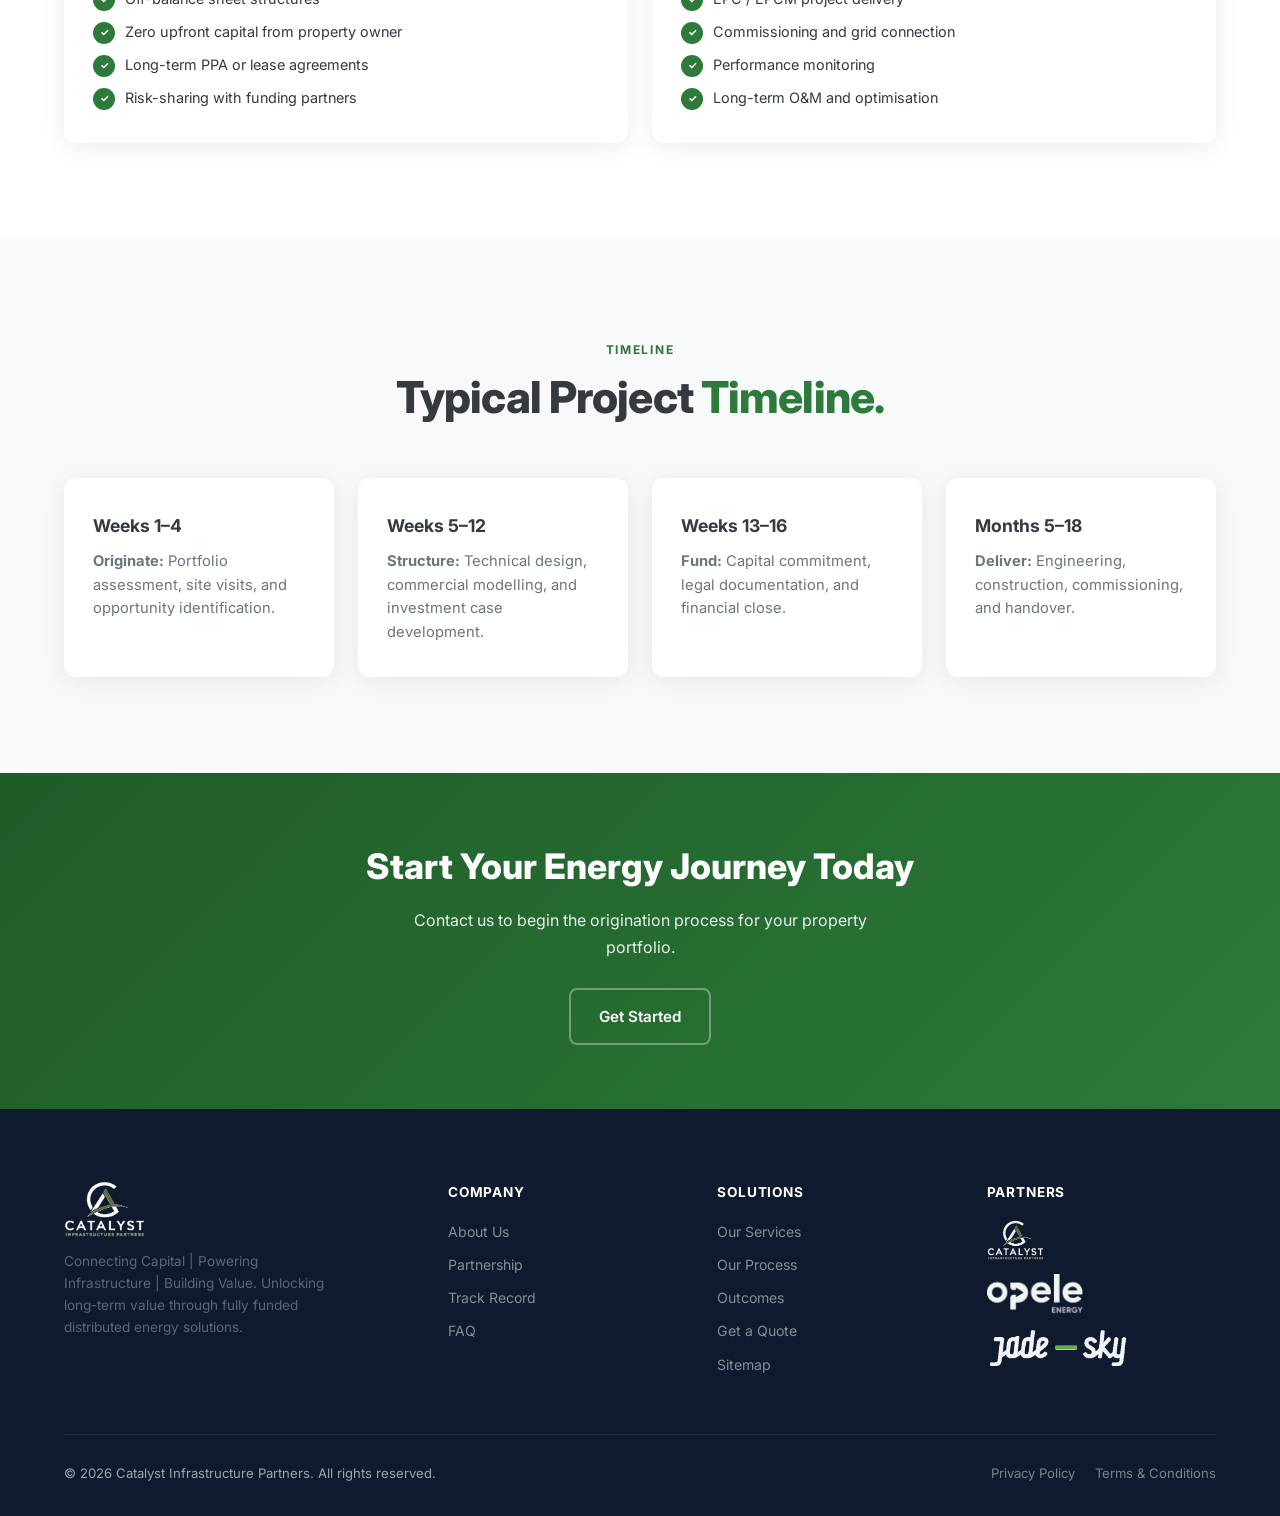
<file: process.html>
<!DOCTYPE html>
<html lang="en">
<head>
    <meta charset="UTF-8">
    <meta name="viewport" content="width=device-width, initial-scale=1.0">
    <title>Our Process | Originate, Structure, Fund & Deliver Energy Projects</title>
    <meta name="description" content="From opportunity to value: Catalyst's seamless end-to-end process — originate, structure, fund and deliver fully funded distributed energy solutions.">
    <meta name="keywords" content="energy project process, solar funding process, originate structure fund deliver">
    <meta name="author" content="Catalyst Infrastructure Partners">
    <meta name="robots" content="index, follow, max-image-preview:large, max-snippet:-1, max-video-preview:-1">
    <meta name="theme-color" content="#1a2744">
    <meta name="geo.region" content="ZA">
    <meta name="geo.placename" content="South Africa">
    <link rel="canonical" href="https://catalystinfrastructure.co.za/process">

    <!-- Open Graph -->
    <meta property="og:type" content="website">
    <meta property="og:url" content="https://catalystinfrastructure.co.za/process">
    <meta property="og:title" content="From Opportunity to Value | Our Process">
    <meta property="og:description" content="From opportunity to value: Catalyst's seamless end-to-end process — originate, structure, fund and deliver fully funded distributed energy solutions.">
    <meta property="og:image" content="https://catalystinfrastructure.co.za/assets/images/wind-solar-energy.jpg">
    <meta property="og:image:width" content="1600">
    <meta property="og:image:height" content="900">
    <meta property="og:site_name" content="Catalyst Infrastructure Partners">
    <meta property="og:locale" content="en_ZA">

    <!-- Twitter Card -->
    <meta name="twitter:card" content="summary_large_image">
    <meta name="twitter:title" content="From Opportunity to Value | Our Process">
    <meta name="twitter:description" content="From opportunity to value: Catalyst's seamless end-to-end process — originate, structure, fund and deliver fully funded distributed energy solutions.">
    <meta name="twitter:image" content="https://catalystinfrastructure.co.za/assets/images/wind-solar-energy.jpg">

    <!-- Favicon & PWA -->
    <link rel="icon" href="/assets/favicon.svg" type="image/svg+xml">
    <link rel="apple-touch-icon" href="/assets/favicon.svg">
    <link rel="manifest" href="/site.webmanifest">

    <link rel="preconnect" href="https://fonts.googleapis.com">
    <link rel="preconnect" href="https://fonts.gstatic.com" crossorigin>
    <link href="https://fonts.googleapis.com/css2?family=Inter:wght@300;400;500;600;700;800;900&display=swap" rel="stylesheet">
    <link rel="stylesheet" href="/css/styles.css">
    <link rel="stylesheet" href="/css/animations.css">
    
<script type="application/ld+json">
{
  "@context": "https://schema.org",
  "@type": "Organization",
  "name": "Catalyst Infrastructure Partners",
  "url": "https://catalystinfrastructure.co.za",
  "logo": "https://catalystinfrastructure.co.za/assets/logos/catalyst.png",
  "description": "Connecting Capital | Powering Infrastructure | Building Value. Fully funded distributed energy solutions across Southern Africa.",
  "slogan": "Connecting Capital | Powering Infrastructure | Building Value",
  "areaServed": "Southern Africa",
  "contactPoint": [
    {
      "@type": "ContactPoint",
      "telephone": "+27-79-502-1668",
      "contactType": "sales",
      "name": "Mahlatse Mokwatlo",
      "availableLanguage": ["English"]
    },
    {
      "@type": "ContactPoint",
      "telephone": "+27-82-552-2423",
      "contactType": "sales",
      "name": "Nic Huisman",
      "availableLanguage": ["English"]
    }
  ],
  "sameAs": []
}
</script>
    
</head>
<body data-page="process" class="page-loading">
    <div id="site-nav"></div>

    <section class="page-hero">
        <div class="container">
            <nav class="breadcrumb"><a href="/">Home</a> / Process</nav>
            <h1>From Opportunity <span class="text-green">To Value.</span></h1>
            <p>A seamless end-to-end process that converts opportunities into long-term value for your property portfolio.</p>
        </div>
    </section>

    <section class="section section-dark">
        <div class="container">
            <div class="process-steps reveal">
                <div class="step">
                    <div class="step-number">1</div>
                    <div class="step-icon"><svg viewBox="0 0 64 64" fill="none" stroke="currentColor" stroke-width="2"><circle cx="28" cy="28" r="18"/><path d="M40 40 L56 56" stroke-width="3"/></svg></div>
                    <h3>Originate</h3>
                    <p>Identify and assess energy opportunities across your property portfolio.</p>
                </div>
                <div class="step-arrow">&#8594;</div>
                <div class="step">
                    <div class="step-number">2</div>
                    <div class="step-icon"><svg viewBox="0 0 64 64" fill="none" stroke="currentColor" stroke-width="2"><rect x="12" y="8" width="40" height="48" rx="4"/><path d="M22 20 L42 20 M22 28 L42 28 M22 36 L36 36"/></svg></div>
                    <h3>Structure</h3>
                    <p>Design the optimal technical, commercial and financial solution.</p>
                </div>
                <div class="step-arrow">&#8594;</div>
                <div class="step">
                    <div class="step-number">3</div>
                    <div class="step-icon"><svg viewBox="0 0 64 64" fill="none" stroke="currentColor" stroke-width="2"><ellipse cx="32" cy="44" rx="16" ry="4"/><ellipse cx="32" cy="36" rx="16" ry="4"/><ellipse cx="32" cy="28" rx="16" ry="4"/><ellipse cx="32" cy="20" rx="16" ry="4"/></svg></div>
                    <h3>Fund</h3>
                    <p>100% funded solution preserving your capital for core investments.</p>
                </div>
                <div class="step-arrow">&#8594;</div>
                <div class="step">
                    <div class="step-number">4</div>
                    <div class="step-icon"><svg viewBox="0 0 64 64" fill="none" stroke="currentColor" stroke-width="2"><circle cx="32" cy="32" r="22"/><path d="M32 14 L32 32 L44 32"/></svg></div>
                    <h3>Deliver</h3>
                    <p>Engineering, construction and operations for long-term performance.</p>
                </div>
            </div>
        </div>
    </section>

    <section class="section">
        <div class="container">
            <div class="cards-grid two-col reveal">
                <div class="card">
                    <span class="section-label">Step 1</span>
                    <h3>Originate</h3>
                    <p>Catalyst's commercial team conducts a comprehensive assessment of your property portfolio to identify high-value distributed energy opportunities. We analyse roof space, load profiles, grid connectivity, and regulatory requirements across each asset.</p>
                    <ul class="check-list" style="margin-top:16px;">
                        <li>Portfolio-wide energy audit</li>
                        <li>Site feasibility assessments</li>
                        <li>Load and consumption analysis</li>
                        <li>Regulatory and grid connection review</li>
                        <li>Prioritised opportunity ranking</li>
                    </ul>
                </div>
                <div class="card">
                    <span class="section-label">Step 2</span>
                    <h3>Structure</h3>
                    <p>We design the optimal technical, commercial, and financial solution for each opportunity — tailoring the structure to your portfolio's specific requirements, financial constraints, and strategic objectives.</p>
                    <ul class="check-list" style="margin-top:16px;">
                        <li>Technical system design</li>
                        <li>Commercial model selection (PPA, lease, etc.)</li>
                        <li>Financial modelling and investment case</li>
                        <li>Risk allocation and mitigation</li>
                        <li>Board-ready investment proposal</li>
                    </ul>
                </div>
                <div class="card">
                    <span class="section-label">Step 3</span>
                    <h3>Fund</h3>
                    <p>Through our partnership with Opele Energy and Jade-Sky, we secure 100% funding for your distributed energy projects — with no capital outlay required from property owners. Your balance sheet remains free for core property investments.</p>
                    <ul class="check-list" style="margin-top:16px;">
                        <li>Institutional capital deployment</li>
                        <li>Off-balance sheet structures</li>
                        <li>Zero upfront capital from property owner</li>
                        <li>Long-term PPA or lease agreements</li>
                        <li>Risk-sharing with funding partners</li>
                    </ul>
                </div>
                <div class="card">
                    <span class="section-label">Step 4</span>
                    <h3>Deliver</h3>
                    <p>Opele Energy and Jade-Sky execute the full engineering, procurement, construction, commissioning, and long-term operations of your distributed energy assets — ensuring optimal performance over the project lifecycle.</p>
                    <ul class="check-list" style="margin-top:16px;">
                        <li>Detailed engineering design</li>
                        <li>EPC / EPCM project delivery</li>
                        <li>Commissioning and grid connection</li>
                        <li>Performance monitoring</li>
                        <li>Long-term O&M and optimisation</li>
                    </ul>
                </div>
            </div>
        </div>
    </section>

    <section class="section section-gray">
        <div class="container">
            <div class="section-header reveal">
                <span class="section-label">Timeline</span>
                <h2 class="section-title">Typical Project <span class="text-green">Timeline.</span></h2>
            </div>
            <div class="cards-grid four-col stagger-children reveal">
                <div class="card"><h3>Weeks 1–4</h3><p><strong>Originate:</strong> Portfolio assessment, site visits, and opportunity identification.</p></div>
                <div class="card"><h3>Weeks 5–12</h3><p><strong>Structure:</strong> Technical design, commercial modelling, and investment case development.</p></div>
                <div class="card"><h3>Weeks 13–16</h3><p><strong>Fund:</strong> Capital commitment, legal documentation, and financial close.</p></div>
                <div class="card"><h3>Months 5–18</h3><p><strong>Deliver:</strong> Engineering, construction, commissioning, and handover.</p></div>
            </div>
        </div>
    </section>

    <section class="cta-banner reveal-scale">
        <div class="container">
            <h2>Start Your Energy Journey Today</h2>
            <p>Contact us to begin the origination process for your property portfolio.</p>
            <a href="/contact" class="btn btn-outline">Get Started</a>
        </div>
    </section>

    <div id="site-footer"></div>
    <script src="/js/components.js"></script>
    <script src="/js/main.js"></script>
</body>
</html>
</file>
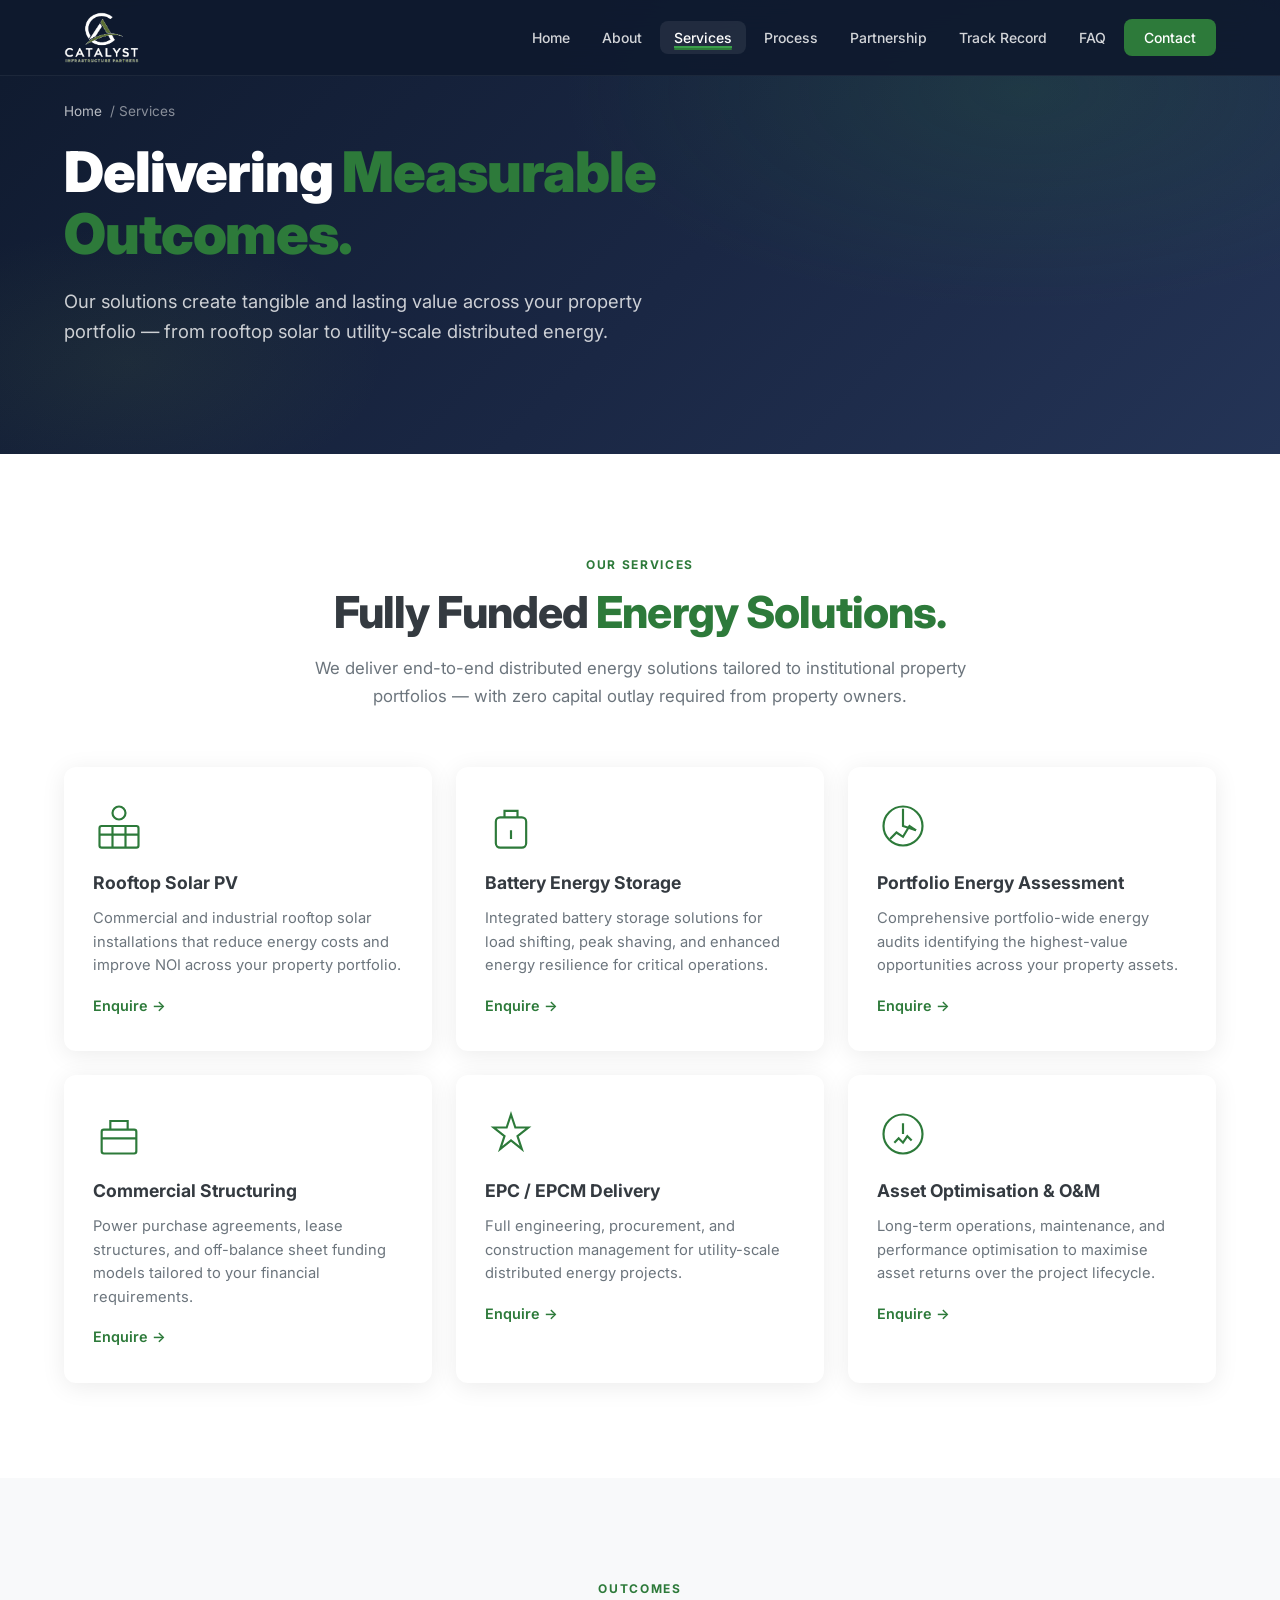
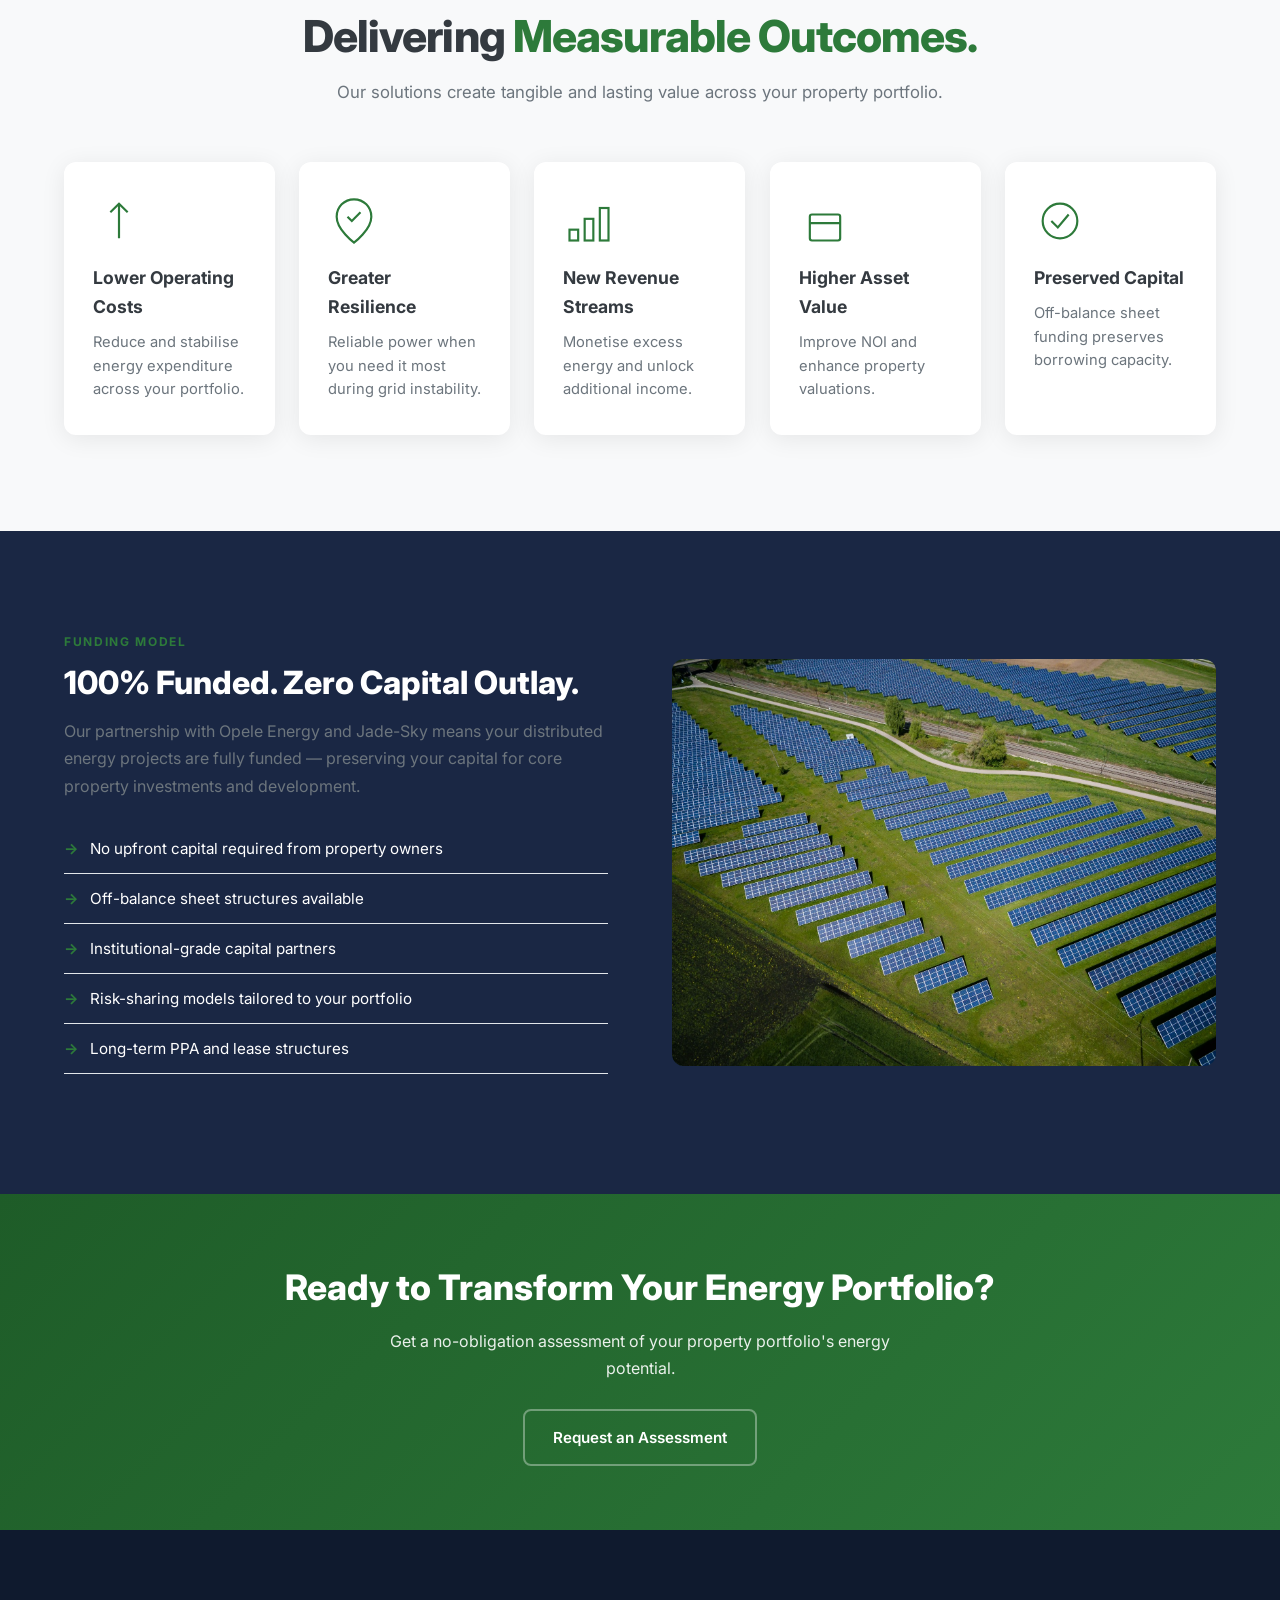
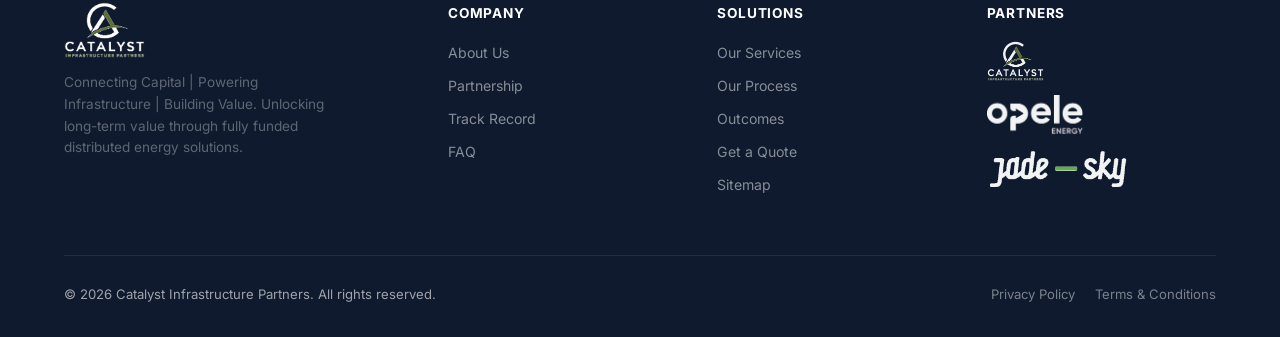
<file: services.html>
<!DOCTYPE html>
<html lang="en">
<head>
    <meta charset="UTF-8">
    <meta name="viewport" content="width=device-width, initial-scale=1.0">
    <title>Solar & Energy Services | Rooftop PV, Battery Storage, EPC Delivery</title>
    <meta name="description" content="Fully funded rooftop solar PV, battery storage, portfolio energy assessments, commercial structuring, EPC delivery and long-term O&M for institutional property portfolios.">
    <meta name="keywords" content="rooftop solar PV, battery energy storage, EPC delivery, portfolio energy assessment, funded solar solutions">
    <meta name="author" content="Catalyst Infrastructure Partners">
    <meta name="robots" content="index, follow, max-image-preview:large, max-snippet:-1, max-video-preview:-1">
    <meta name="theme-color" content="#1a2744">
    <meta name="geo.region" content="ZA">
    <meta name="geo.placename" content="South Africa">
    <link rel="canonical" href="https://catalystinfrastructure.co.za/services">

    <!-- Open Graph -->
    <meta property="og:type" content="website">
    <meta property="og:url" content="https://catalystinfrastructure.co.za/services">
    <meta property="og:title" content="Distributed Energy Services | Catalyst Infrastructure Partners">
    <meta property="og:description" content="Fully funded rooftop solar PV, battery storage, portfolio energy assessments, commercial structuring, EPC delivery and long-term O&M for institutional property portfolios.">
    <meta property="og:image" content="https://catalystinfrastructure.co.za/assets/images/solar-panels-close.jpg">
    <meta property="og:image:width" content="1600">
    <meta property="og:image:height" content="900">
    <meta property="og:site_name" content="Catalyst Infrastructure Partners">
    <meta property="og:locale" content="en_ZA">

    <!-- Twitter Card -->
    <meta name="twitter:card" content="summary_large_image">
    <meta name="twitter:title" content="Distributed Energy Services | Catalyst Infrastructure Partners">
    <meta name="twitter:description" content="Fully funded rooftop solar PV, battery storage, portfolio energy assessments, commercial structuring, EPC delivery and long-term O&M for institutional property portfolios.">
    <meta name="twitter:image" content="https://catalystinfrastructure.co.za/assets/images/solar-panels-close.jpg">

    <!-- Favicon & PWA -->
    <link rel="icon" href="/assets/favicon.svg" type="image/svg+xml">
    <link rel="apple-touch-icon" href="/assets/favicon.svg">
    <link rel="manifest" href="/site.webmanifest">

    <link rel="preconnect" href="https://fonts.googleapis.com">
    <link rel="preconnect" href="https://fonts.gstatic.com" crossorigin>
    <link href="https://fonts.googleapis.com/css2?family=Inter:wght@300;400;500;600;700;800;900&display=swap" rel="stylesheet">
    <link rel="stylesheet" href="/css/styles.css">
    <link rel="stylesheet" href="/css/animations.css">
    
<script type="application/ld+json">
{
  "@context": "https://schema.org",
  "@type": "Organization",
  "name": "Catalyst Infrastructure Partners",
  "url": "https://catalystinfrastructure.co.za",
  "logo": "https://catalystinfrastructure.co.za/assets/logos/catalyst.png",
  "description": "Connecting Capital | Powering Infrastructure | Building Value. Fully funded distributed energy solutions across Southern Africa.",
  "slogan": "Connecting Capital | Powering Infrastructure | Building Value",
  "areaServed": "Southern Africa",
  "contactPoint": [
    {
      "@type": "ContactPoint",
      "telephone": "+27-79-502-1668",
      "contactType": "sales",
      "name": "Mahlatse Mokwatlo",
      "availableLanguage": ["English"]
    },
    {
      "@type": "ContactPoint",
      "telephone": "+27-82-552-2423",
      "contactType": "sales",
      "name": "Nic Huisman",
      "availableLanguage": ["English"]
    }
  ],
  "sameAs": []
}
</script>
    
</head>
<body data-page="services" class="page-loading">
    <div id="site-nav"></div>

    <section class="page-hero">
        <div class="container">
            <nav class="breadcrumb"><a href="/">Home</a> / Services</nav>
            <h1>Delivering <span class="text-green">Measurable Outcomes.</span></h1>
            <p>Our solutions create tangible and lasting value across your property portfolio — from rooftop solar to utility-scale distributed energy.</p>
        </div>
    </section>

    <section class="section">
        <div class="container">
            <div class="section-header reveal">
                <span class="section-label">Our Services</span>
                <h2 class="section-title">Fully Funded <span class="text-green">Energy Solutions.</span></h2>
                <p class="section-subtitle">We deliver end-to-end distributed energy solutions tailored to institutional property portfolios — with zero capital outlay required from property owners.</p>
            </div>
            <div class="cards-grid three-col stagger-children reveal">
                <div class="card">
                    <div class="card-icon"><svg viewBox="0 0 48 48" fill="none" stroke="currentColor" stroke-width="2"><rect x="6" y="24" width="36" height="20" rx="2"/><line x1="6" y1="32" x2="42" y2="32"/><line x1="18" y1="24" x2="18" y2="44"/><line x1="30" y1="24" x2="30" y2="44"/><circle cx="24" cy="12" r="6"/></svg></div>
                    <h3>Rooftop Solar PV</h3>
                    <p>Commercial and industrial rooftop solar installations that reduce energy costs and improve NOI across your property portfolio.</p>
                    <a href="/contact" class="card-link">Enquire →</a>
                </div>
                <div class="card">
                    <div class="card-icon"><svg viewBox="0 0 48 48" fill="none" stroke="currentColor" stroke-width="2"><rect x="10" y="16" width="28" height="28" rx="4"/><path d="M18 16 L18 10 L30 10 L30 16"/><path d="M24 28 L24 36"/></svg></div>
                    <h3>Battery Energy Storage</h3>
                    <p>Integrated battery storage solutions for load shifting, peak shaving, and enhanced energy resilience for critical operations.</p>
                    <a href="/contact" class="card-link">Enquire →</a>
                </div>
                <div class="card">
                    <div class="card-icon"><svg viewBox="0 0 48 48" fill="none" stroke="currentColor" stroke-width="2"><circle cx="24" cy="24" r="18"/><path d="M24 8 L24 24 L36 28"/><path d="M12 36 L18 30 L24 34 L30 24 L36 28"/></svg></div>
                    <h3>Portfolio Energy Assessment</h3>
                    <p>Comprehensive portfolio-wide energy audits identifying the highest-value opportunities across your property assets.</p>
                    <a href="/contact" class="card-link">Enquire →</a>
                </div>
                <div class="card">
                    <div class="card-icon"><svg viewBox="0 0 48 48" fill="none" stroke="currentColor" stroke-width="2"><rect x="8" y="20" width="32" height="22" rx="2"/><path d="M8 28 L40 28"/><path d="M16 20 L16 12 L32 12 L32 20"/></svg></div>
                    <h3>Commercial Structuring</h3>
                    <p>Power purchase agreements, lease structures, and off-balance sheet funding models tailored to your financial requirements.</p>
                    <a href="/contact" class="card-link">Enquire →</a>
                </div>
                <div class="card">
                    <div class="card-icon"><svg viewBox="0 0 48 48" fill="none" stroke="currentColor" stroke-width="2"><path d="M24 6 L28 18 L40 18 L30 26 L34 38 L24 30 L14 38 L18 26 L8 18 L20 18 Z"/></svg></div>
                    <h3>EPC / EPCM Delivery</h3>
                    <p>Full engineering, procurement, and construction management for utility-scale distributed energy projects.</p>
                    <a href="/contact" class="card-link">Enquire →</a>
                </div>
                <div class="card">
                    <div class="card-icon"><svg viewBox="0 0 48 48" fill="none" stroke="currentColor" stroke-width="2"><circle cx="24" cy="24" r="18"/><path d="M24 14 L24 24"/><path d="M16 32 L20 28 L24 32 L28 26 L32 30"/></svg></div>
                    <h3>Asset Optimisation & O&M</h3>
                    <p>Long-term operations, maintenance, and performance optimisation to maximise asset returns over the project lifecycle.</p>
                    <a href="/contact" class="card-link">Enquire →</a>
                </div>
            </div>
        </div>
    </section>

    <section class="section section-gray" id="outcomes">
        <div class="container">
            <div class="section-header reveal">
                <span class="section-label">Outcomes</span>
                <h2 class="section-title">Delivering <span class="text-green">Measurable Outcomes.</span></h2>
                <p class="section-subtitle">Our solutions create tangible and lasting value across your property portfolio.</p>
            </div>
            <div class="cards-grid five-col stagger-children reveal">
                <div class="card"><div class="card-icon"><svg viewBox="0 0 48 48" fill="none" stroke="currentColor" stroke-width="2"><path d="M24 8 L24 40"/><path d="M16 16 L24 8 L32 16"/></svg></div><h3>Lower Operating Costs</h3><p>Reduce and stabilise energy expenditure across your portfolio.</p></div>
                <div class="card"><div class="card-icon"><svg viewBox="0 0 48 48" fill="none" stroke="currentColor" stroke-width="2"><path d="M24 4 C33 4 40 11 40 20 C40 32 24 44 24 44 C24 44 8 32 8 20 C8 11 15 4 24 4Z"/><path d="M18 20 L22 24 L30 16"/></svg></div><h3>Greater Resilience</h3><p>Reliable power when you need it most during grid instability.</p></div>
                <div class="card"><div class="card-icon"><svg viewBox="0 0 48 48" fill="none" stroke="currentColor" stroke-width="2"><rect x="6" y="32" width="8" height="10"/><rect x="20" y="22" width="8" height="20"/><rect x="34" y="12" width="8" height="30"/></svg></div><h3>New Revenue Streams</h3><p>Monetise excess energy and unlock additional income.</p></div>
                <div class="card"><div class="card-icon"><svg viewBox="0 0 48 48" fill="none" stroke="currentColor" stroke-width="2"><rect x="10" y="18" width="28" height="24" rx="2"/><path d="M10 26 L38 26"/></svg></div><h3>Higher Asset Value</h3><p>Improve NOI and enhance property valuations.</p></div>
                <div class="card"><div class="card-icon"><svg viewBox="0 0 48 48" fill="none" stroke="currentColor" stroke-width="2"><circle cx="24" cy="24" r="16"/><path d="M16 24 L22 30 L32 18"/></svg></div><h3>Preserved Capital</h3><p>Off-balance sheet funding preserves borrowing capacity.</p></div>
            </div>
        </div>
    </section>

    <section class="section section-dark">
        <div class="container split-section">
            <div class="split-content reveal-left">
                <span class="section-label">Funding Model</span>
                <h2>100% Funded. Zero Capital Outlay.</h2>
                <p>Our partnership with Opele Energy and Jade-Sky means your distributed energy projects are fully funded — preserving your capital for core property investments and development.</p>
                <ul class="feature-list">
                    <li>No upfront capital required from property owners</li>
                    <li>Off-balance sheet structures available</li>
                    <li>Institutional-grade capital partners</li>
                    <li>Risk-sharing models tailored to your portfolio</li>
                    <li>Long-term PPA and lease structures</li>
                </ul>
            </div>
            <div class="visual-box reveal-right" style="padding:0;overflow:hidden;min-height:360px;">
                <img src="/assets/images/solar-panels-close.jpg" alt="Close-up of solar photovoltaic panels used in fully funded distributed energy projects" class="content-image" width="800" height="600" loading="lazy" style="border-radius:0;min-height:360px;">
            </div>
        </div>
    </section>

    <section class="cta-banner reveal-scale">
        <div class="container">
            <h2>Ready to Transform Your Energy Portfolio?</h2>
            <p>Get a no-obligation assessment of your property portfolio's energy potential.</p>
            <a href="/contact" class="btn btn-outline">Request an Assessment</a>
        </div>
    </section>

    <div id="site-footer"></div>
    <script src="/js/components.js"></script>
    <script src="/js/main.js"></script>
</body>
</html>
</file>
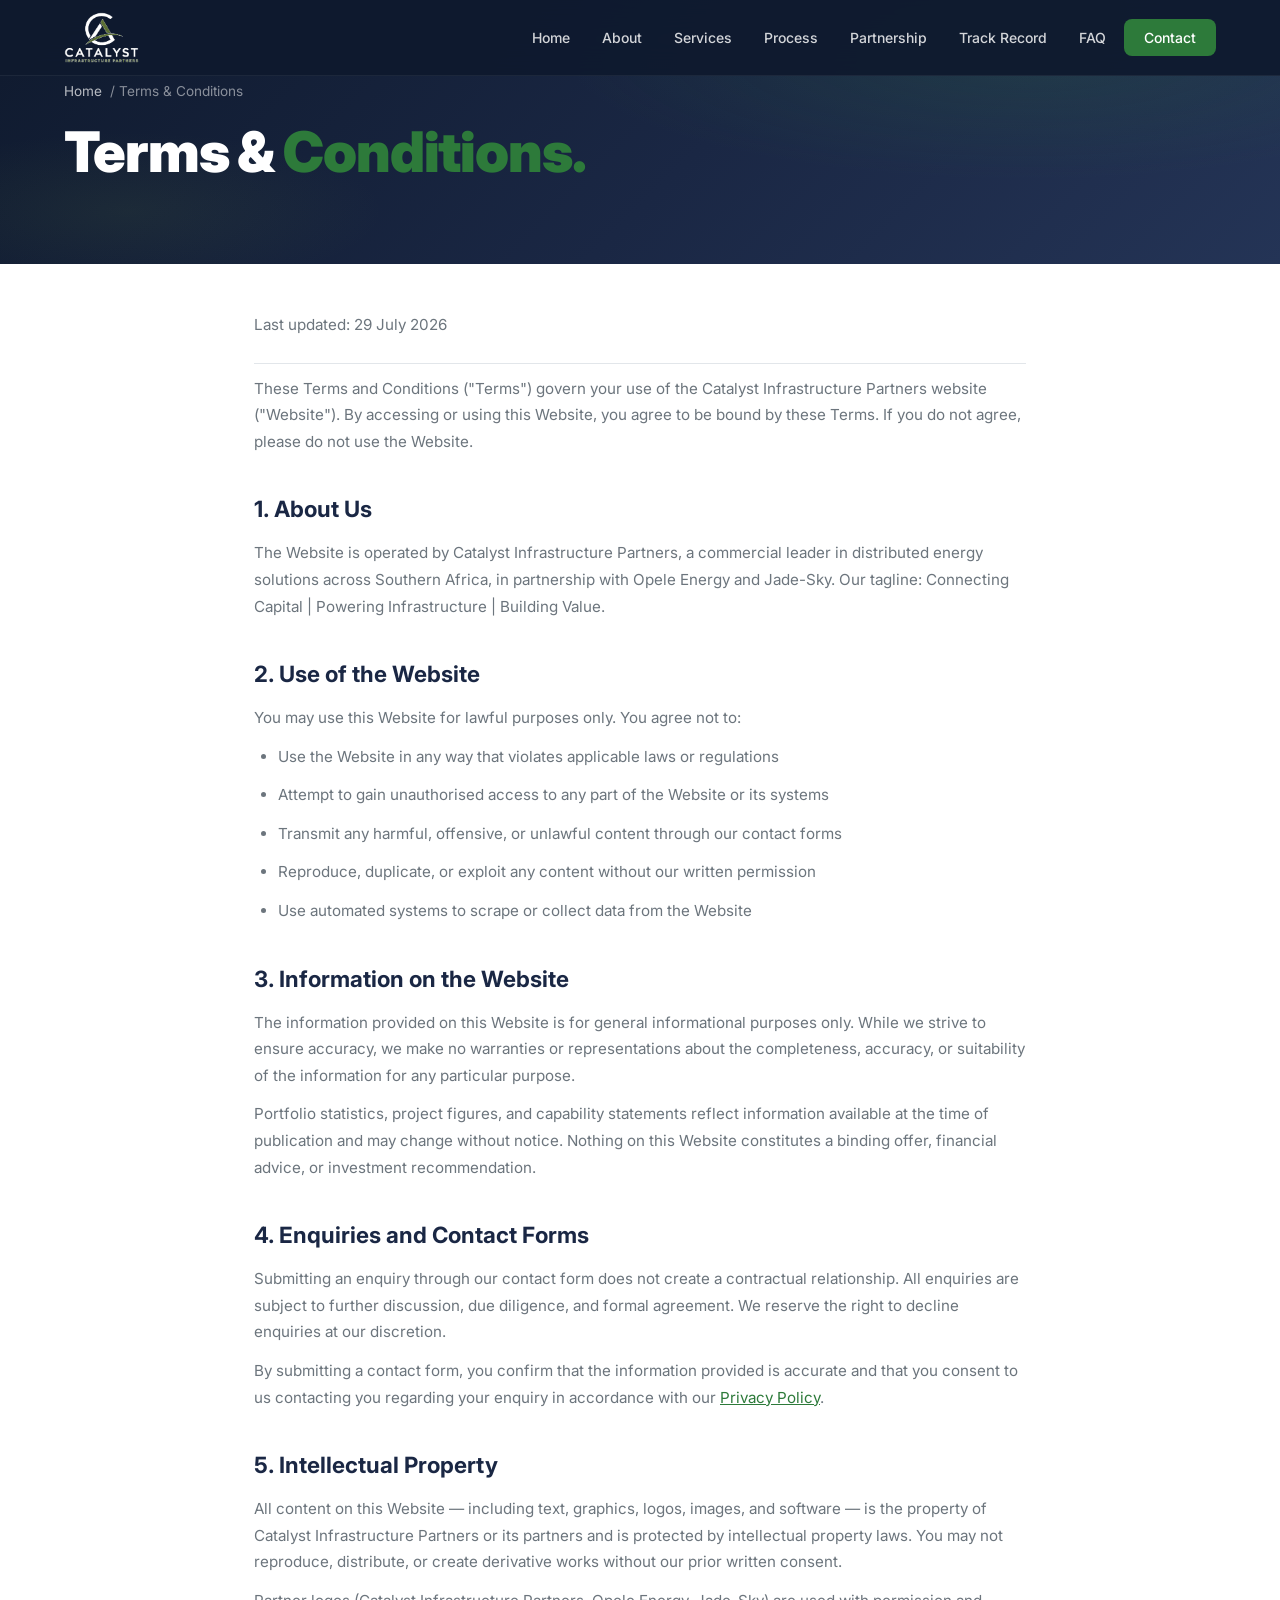
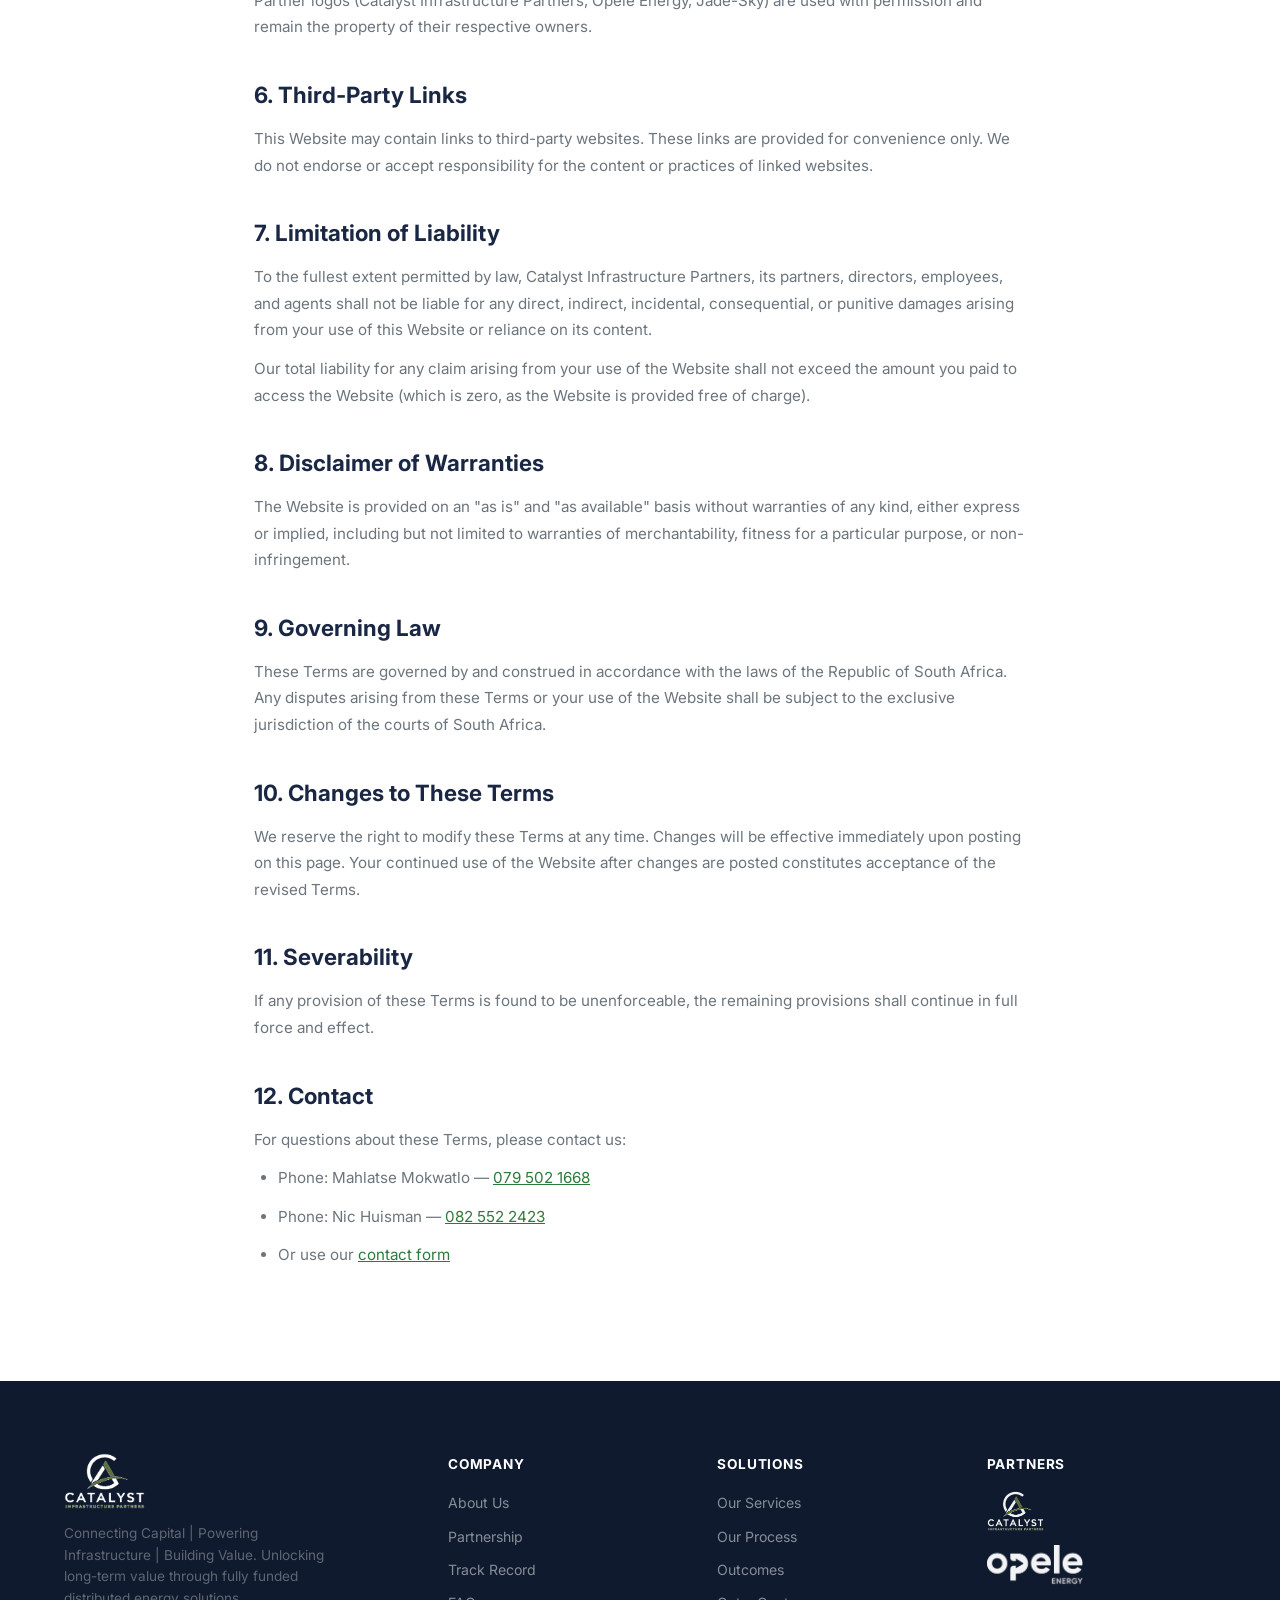
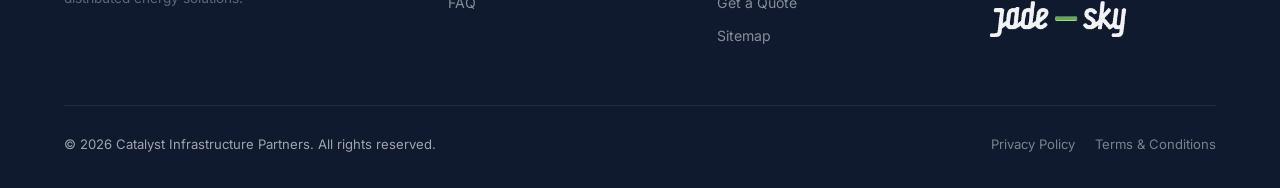
<file: terms-and-conditions.html>
<!DOCTYPE html>
<html lang="en">
<head>
    <meta charset="UTF-8">
    <meta name="viewport" content="width=device-width, initial-scale=1.0">
    <title>Terms & Conditions | Catalyst Infrastructure Partners</title>
    <meta name="description" content="Terms and Conditions governing use of the Catalyst Infrastructure Partners website and related services.">
    <meta name="keywords" content="terms and conditions, Catalyst Infrastructure Partners">
    <meta name="author" content="Catalyst Infrastructure Partners">
    <meta name="robots" content="index, follow, max-image-preview:large, max-snippet:-1, max-video-preview:-1">
    <meta name="theme-color" content="#1a2744">
    <meta name="geo.region" content="ZA">
    <meta name="geo.placename" content="South Africa">
    <link rel="canonical" href="https://catalystinfrastructure.co.za/terms-and-conditions">

    <!-- Open Graph -->
    <meta property="og:type" content="website">
    <meta property="og:url" content="https://catalystinfrastructure.co.za/terms-and-conditions">
    <meta property="og:title" content="Terms & Conditions | Catalyst Infrastructure Partners">
    <meta property="og:description" content="Terms and Conditions governing use of the Catalyst Infrastructure Partners website and related services.">
    <meta property="og:image" content="https://catalystinfrastructure.co.za/assets/images/og-image.jpg">
    <meta property="og:image:width" content="1600">
    <meta property="og:image:height" content="900">
    <meta property="og:site_name" content="Catalyst Infrastructure Partners">
    <meta property="og:locale" content="en_ZA">

    <!-- Twitter Card -->
    <meta name="twitter:card" content="summary_large_image">
    <meta name="twitter:title" content="Terms & Conditions | Catalyst Infrastructure Partners">
    <meta name="twitter:description" content="Terms and Conditions governing use of the Catalyst Infrastructure Partners website and related services.">
    <meta name="twitter:image" content="https://catalystinfrastructure.co.za/assets/images/og-image.jpg">

    <!-- Favicon & PWA -->
    <link rel="icon" href="/assets/favicon.svg" type="image/svg+xml">
    <link rel="apple-touch-icon" href="/assets/favicon.svg">
    <link rel="manifest" href="/site.webmanifest">

    <link rel="preconnect" href="https://fonts.googleapis.com">
    <link rel="preconnect" href="https://fonts.gstatic.com" crossorigin>
    <link href="https://fonts.googleapis.com/css2?family=Inter:wght@300;400;500;600;700;800;900&display=swap" rel="stylesheet">
    <link rel="stylesheet" href="/css/styles.css">
    <link rel="stylesheet" href="/css/animations.css">
    
<script type="application/ld+json">
{
  "@context": "https://schema.org",
  "@type": "Organization",
  "name": "Catalyst Infrastructure Partners",
  "url": "https://catalystinfrastructure.co.za",
  "logo": "https://catalystinfrastructure.co.za/assets/logos/catalyst.png",
  "description": "Connecting Capital | Powering Infrastructure | Building Value. Fully funded distributed energy solutions across Southern Africa.",
  "slogan": "Connecting Capital | Powering Infrastructure | Building Value",
  "areaServed": "Southern Africa",
  "contactPoint": [
    {
      "@type": "ContactPoint",
      "telephone": "+27-79-502-1668",
      "contactType": "sales",
      "name": "Mahlatse Mokwatlo",
      "availableLanguage": ["English"]
    },
    {
      "@type": "ContactPoint",
      "telephone": "+27-82-552-2423",
      "contactType": "sales",
      "name": "Nic Huisman",
      "availableLanguage": ["English"]
    }
  ],
  "sameAs": []
}
</script>
    
</head>
<body data-page="legal" class="page-loading">
    <div id="site-nav"></div>

    <section class="page-hero" style="padding:80px 0 60px;">
        <div class="container">
            <nav class="breadcrumb"><a href="/">Home</a> / Terms & Conditions</nav>
            <h1>Terms & <span class="text-green">Conditions.</span></h1>
        </div>
    </section>

    <div class="legal-content">
        <div class="container container-narrow">
            <p class="legal-updated">Last updated: 29 July 2026</p>

            <p>These Terms and Conditions ("Terms") govern your use of the Catalyst Infrastructure Partners website ("Website"). By accessing or using this Website, you agree to be bound by these Terms. If you do not agree, please do not use the Website.</p>

            <h2>1. About Us</h2>
            <p>The Website is operated by Catalyst Infrastructure Partners, a commercial leader in distributed energy solutions across Southern Africa, in partnership with Opele Energy and Jade-Sky. Our tagline: Connecting Capital | Powering Infrastructure | Building Value.</p>

            <h2>2. Use of the Website</h2>
            <p>You may use this Website for lawful purposes only. You agree not to:</p>
            <ul>
                <li>Use the Website in any way that violates applicable laws or regulations</li>
                <li>Attempt to gain unauthorised access to any part of the Website or its systems</li>
                <li>Transmit any harmful, offensive, or unlawful content through our contact forms</li>
                <li>Reproduce, duplicate, or exploit any content without our written permission</li>
                <li>Use automated systems to scrape or collect data from the Website</li>
            </ul>

            <h2>3. Information on the Website</h2>
            <p>The information provided on this Website is for general informational purposes only. While we strive to ensure accuracy, we make no warranties or representations about the completeness, accuracy, or suitability of the information for any particular purpose.</p>
            <p>Portfolio statistics, project figures, and capability statements reflect information available at the time of publication and may change without notice. Nothing on this Website constitutes a binding offer, financial advice, or investment recommendation.</p>

            <h2>4. Enquiries and Contact Forms</h2>
            <p>Submitting an enquiry through our contact form does not create a contractual relationship. All enquiries are subject to further discussion, due diligence, and formal agreement. We reserve the right to decline enquiries at our discretion.</p>
            <p>By submitting a contact form, you confirm that the information provided is accurate and that you consent to us contacting you regarding your enquiry in accordance with our <a href="/privacy-policy" style="color:var(--green);">Privacy Policy</a>.</p>

            <h2>5. Intellectual Property</h2>
            <p>All content on this Website — including text, graphics, logos, images, and software — is the property of Catalyst Infrastructure Partners or its partners and is protected by intellectual property laws. You may not reproduce, distribute, or create derivative works without our prior written consent.</p>
            <p>Partner logos (Catalyst Infrastructure Partners, Opele Energy, Jade-Sky) are used with permission and remain the property of their respective owners.</p>

            <h2>6. Third-Party Links</h2>
            <p>This Website may contain links to third-party websites. These links are provided for convenience only. We do not endorse or accept responsibility for the content or practices of linked websites.</p>

            <h2>7. Limitation of Liability</h2>
            <p>To the fullest extent permitted by law, Catalyst Infrastructure Partners, its partners, directors, employees, and agents shall not be liable for any direct, indirect, incidental, consequential, or punitive damages arising from your use of this Website or reliance on its content.</p>
            <p>Our total liability for any claim arising from your use of the Website shall not exceed the amount you paid to access the Website (which is zero, as the Website is provided free of charge).</p>

            <h2>8. Disclaimer of Warranties</h2>
            <p>The Website is provided on an "as is" and "as available" basis without warranties of any kind, either express or implied, including but not limited to warranties of merchantability, fitness for a particular purpose, or non-infringement.</p>

            <h2>9. Governing Law</h2>
            <p>These Terms are governed by and construed in accordance with the laws of the Republic of South Africa. Any disputes arising from these Terms or your use of the Website shall be subject to the exclusive jurisdiction of the courts of South Africa.</p>

            <h2>10. Changes to These Terms</h2>
            <p>We reserve the right to modify these Terms at any time. Changes will be effective immediately upon posting on this page. Your continued use of the Website after changes are posted constitutes acceptance of the revised Terms.</p>

            <h2>11. Severability</h2>
            <p>If any provision of these Terms is found to be unenforceable, the remaining provisions shall continue in full force and effect.</p>

            <h2>12. Contact</h2>
            <p>For questions about these Terms, please contact us:</p>
            <ul>
                <li>Phone: Mahlatse Mokwatlo — <a href="tel:0795021668" style="color:var(--green);">079 502 1668</a></li>
                <li>Phone: Nic Huisman — <a href="tel:0825522423" style="color:var(--green);">082 552 2423</a></li>
                <li>Or use our <a href="/contact" style="color:var(--green);">contact form</a></li>
            </ul>
        </div>
    </div>

    <div id="site-footer"></div>
    <script src="/js/components.js"></script>
    <script src="/js/main.js"></script>
</body>
</html>
</file>
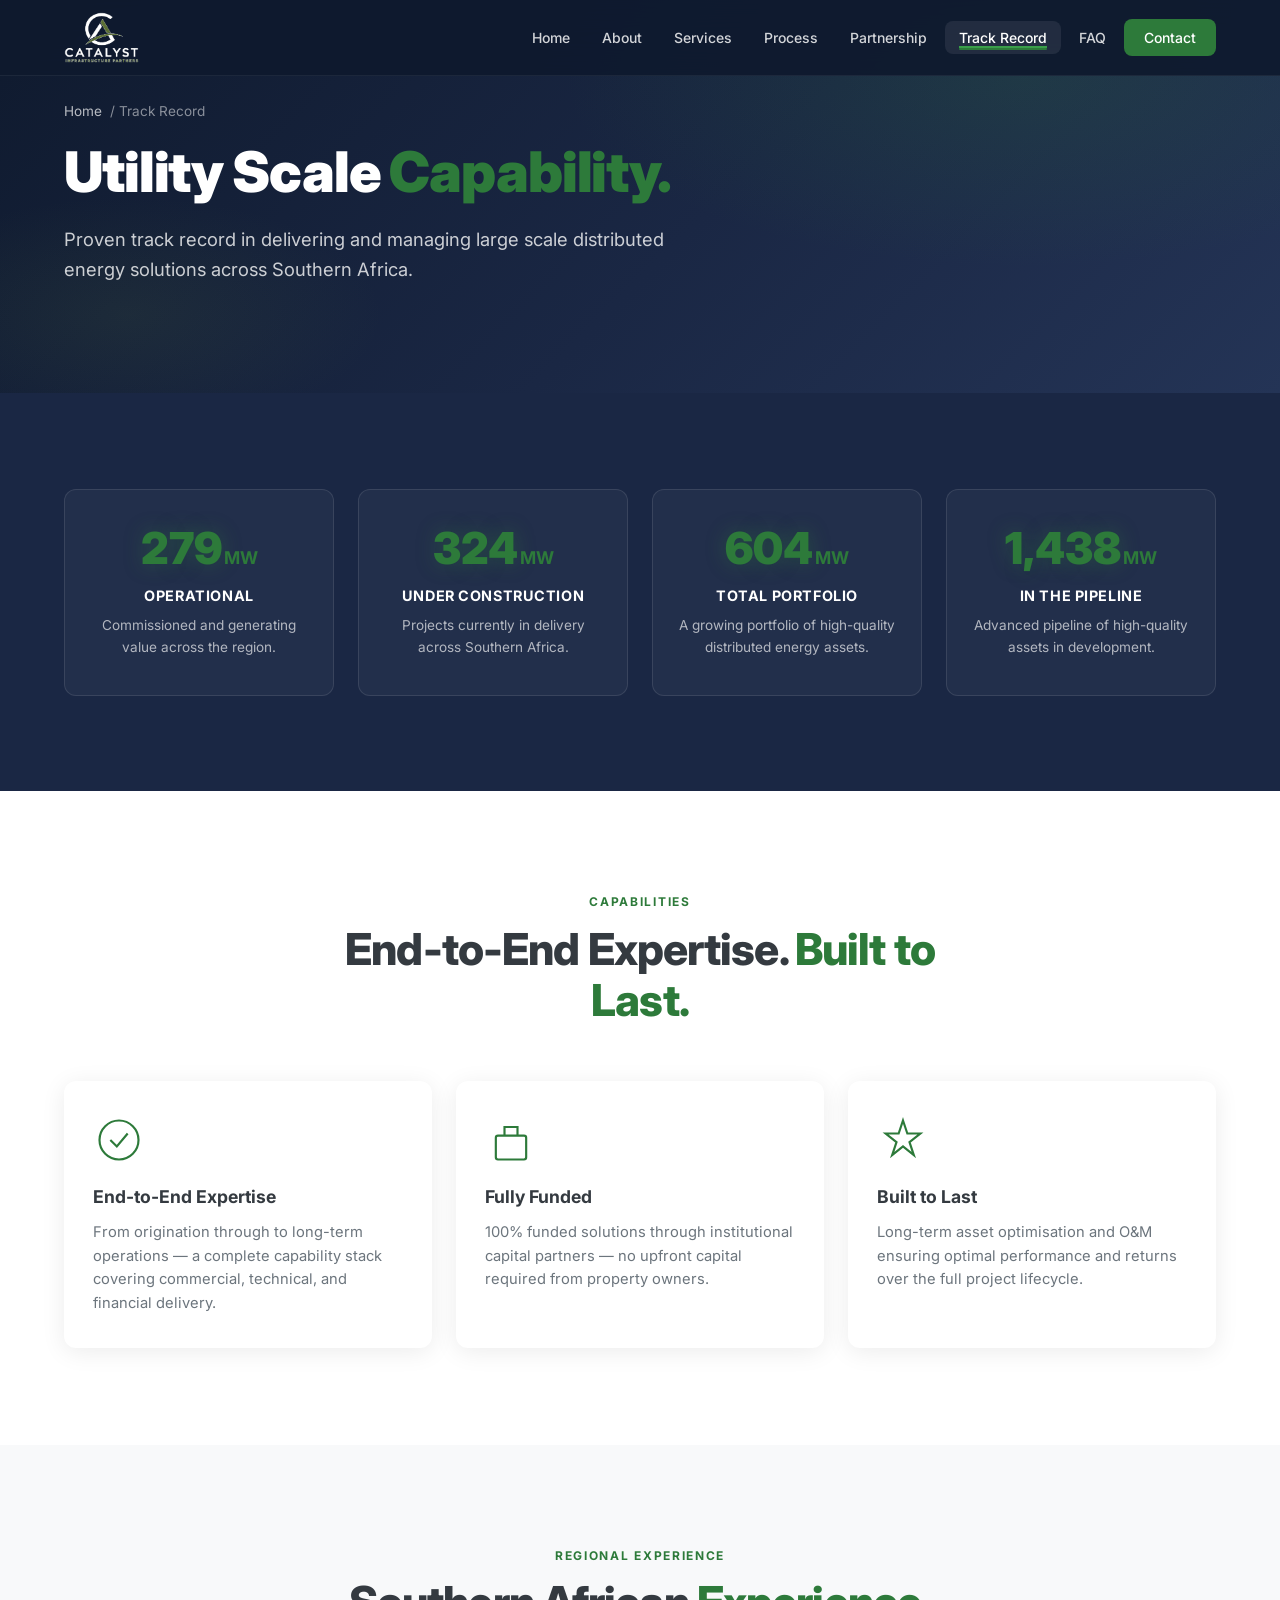
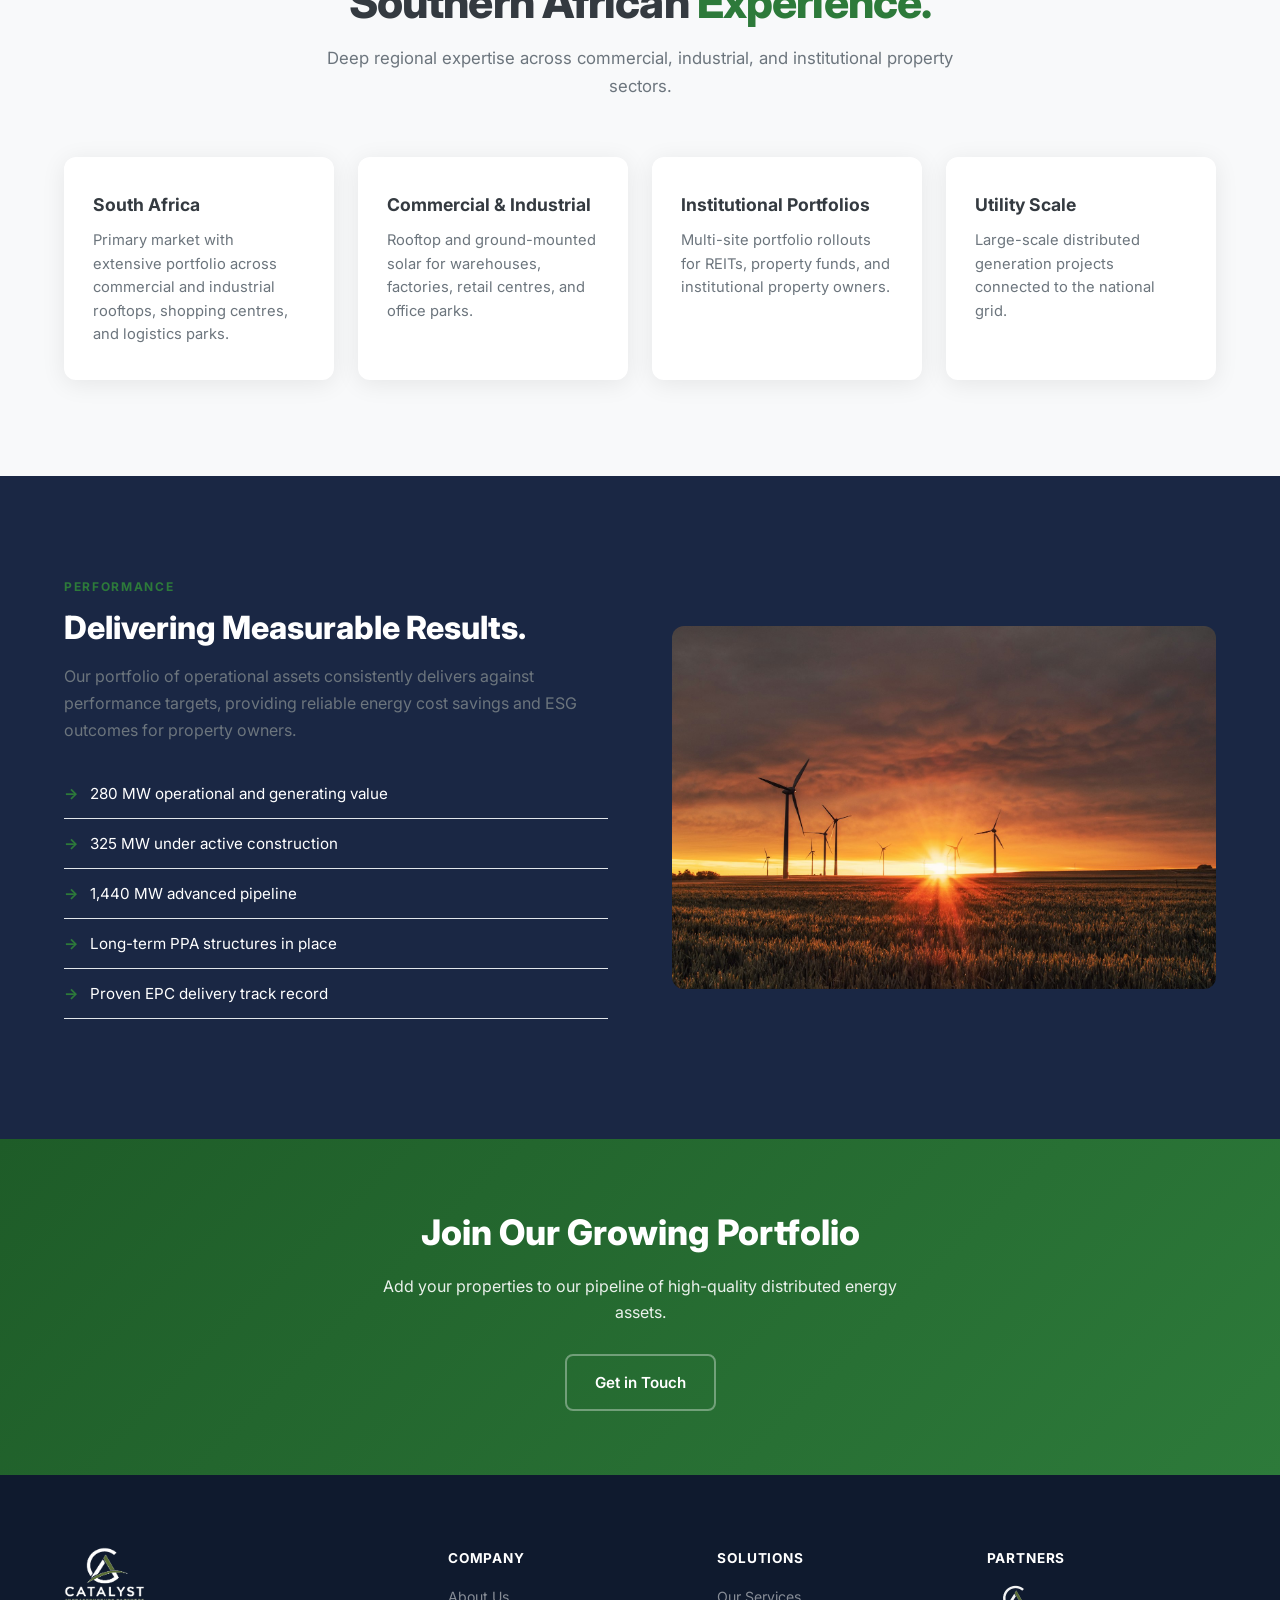
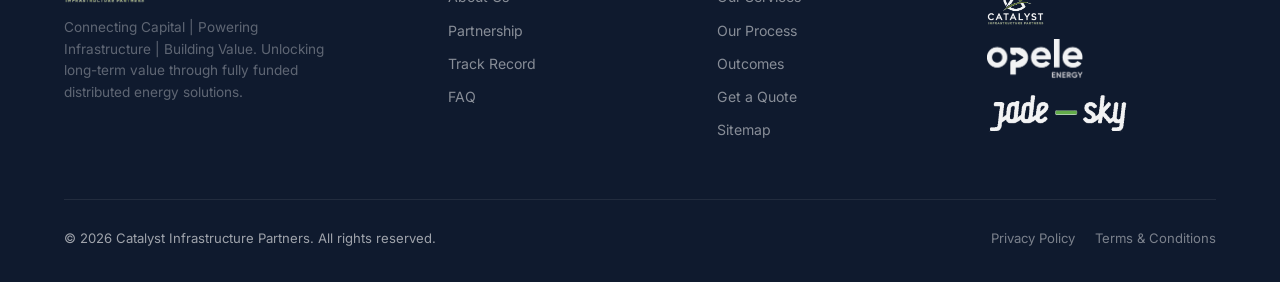
<file: track-record.html>
<!DOCTYPE html>
<html lang="en">
<head>
    <meta charset="UTF-8">
    <meta name="viewport" content="width=device-width, initial-scale=1.0">
    <title>Track Record | 605 MW Distributed Energy Portfolio Southern Africa</title>
    <meta name="description" content="Utility-scale capability: 280 MW operational, 325 MW under construction, 605 MW total portfolio and 1,440 MW in the pipeline across Southern Africa.">
    <meta name="keywords" content="605 MW solar portfolio, utility scale solar South Africa, solar track record">
    <meta name="author" content="Catalyst Infrastructure Partners">
    <meta name="robots" content="index, follow, max-image-preview:large, max-snippet:-1, max-video-preview:-1">
    <meta name="theme-color" content="#1a2744">
    <meta name="geo.region" content="ZA">
    <meta name="geo.placename" content="South Africa">
    <link rel="canonical" href="https://catalystinfrastructure.co.za/track-record">

    <!-- Open Graph -->
    <meta property="og:type" content="website">
    <meta property="og:url" content="https://catalystinfrastructure.co.za/track-record">
    <meta property="og:title" content="605 MW Portfolio | Utility Scale Capability">
    <meta property="og:description" content="Utility-scale capability: 280 MW operational, 325 MW under construction, 605 MW total portfolio and 1,440 MW in the pipeline across Southern Africa.">
    <meta property="og:image" content="https://catalystinfrastructure.co.za/assets/images/solar-field-sunset.jpg">
    <meta property="og:image:width" content="1600">
    <meta property="og:image:height" content="900">
    <meta property="og:site_name" content="Catalyst Infrastructure Partners">
    <meta property="og:locale" content="en_ZA">

    <!-- Twitter Card -->
    <meta name="twitter:card" content="summary_large_image">
    <meta name="twitter:title" content="605 MW Portfolio | Utility Scale Capability">
    <meta name="twitter:description" content="Utility-scale capability: 280 MW operational, 325 MW under construction, 605 MW total portfolio and 1,440 MW in the pipeline across Southern Africa.">
    <meta name="twitter:image" content="https://catalystinfrastructure.co.za/assets/images/solar-field-sunset.jpg">

    <!-- Favicon & PWA -->
    <link rel="icon" href="/assets/favicon.svg" type="image/svg+xml">
    <link rel="apple-touch-icon" href="/assets/favicon.svg">
    <link rel="manifest" href="/site.webmanifest">

    <link rel="preconnect" href="https://fonts.googleapis.com">
    <link rel="preconnect" href="https://fonts.gstatic.com" crossorigin>
    <link href="https://fonts.googleapis.com/css2?family=Inter:wght@300;400;500;600;700;800;900&display=swap" rel="stylesheet">
    <link rel="stylesheet" href="/css/styles.css">
    <link rel="stylesheet" href="/css/animations.css">
    
<script type="application/ld+json">
{
  "@context": "https://schema.org",
  "@type": "Organization",
  "name": "Catalyst Infrastructure Partners",
  "url": "https://catalystinfrastructure.co.za",
  "logo": "https://catalystinfrastructure.co.za/assets/logos/catalyst.png",
  "description": "Connecting Capital | Powering Infrastructure | Building Value. Fully funded distributed energy solutions across Southern Africa.",
  "slogan": "Connecting Capital | Powering Infrastructure | Building Value",
  "areaServed": "Southern Africa",
  "contactPoint": [
    {
      "@type": "ContactPoint",
      "telephone": "+27-79-502-1668",
      "contactType": "sales",
      "name": "Mahlatse Mokwatlo",
      "availableLanguage": ["English"]
    },
    {
      "@type": "ContactPoint",
      "telephone": "+27-82-552-2423",
      "contactType": "sales",
      "name": "Nic Huisman",
      "availableLanguage": ["English"]
    }
  ],
  "sameAs": []
}
</script>
    
</head>
<body data-page="track-record" class="page-loading">
    <div id="site-nav"></div>

    <section class="page-hero">
        <div class="container">
            <nav class="breadcrumb"><a href="/">Home</a> / Track Record</nav>
            <h1>Utility Scale <span class="text-green">Capability.</span></h1>
            <p>Proven track record in delivering and managing large scale distributed energy solutions across Southern Africa.</p>
        </div>
    </section>

    <section class="section section-dark">
        <div class="container">
            <div class="stats-grid stagger-children reveal">
                <div class="stat"><span class="stat-number" data-target="280">0</span><span class="stat-unit">MW</span><h3>Operational</h3><p>Commissioned and generating value across the region.</p></div>
                <div class="stat"><span class="stat-number" data-target="325">0</span><span class="stat-unit">MW</span><h3>Under Construction</h3><p>Projects currently in delivery across Southern Africa.</p></div>
                <div class="stat"><span class="stat-number" data-target="605">0</span><span class="stat-unit">MW</span><h3>Total Portfolio</h3><p>A growing portfolio of high-quality distributed energy assets.</p></div>
                <div class="stat"><span class="stat-number" data-target="1440">0</span><span class="stat-unit">MW</span><h3>In the Pipeline</h3><p>Advanced pipeline of high-quality assets in development.</p></div>
            </div>
        </div>
    </section>

    <section class="section">
        <div class="container">
            <div class="section-header reveal">
                <span class="section-label">Capabilities</span>
                <h2 class="section-title">End-to-End Expertise. <span class="text-green">Built to Last.</span></h2>
            </div>
            <div class="cards-grid three-col stagger-children reveal">
                <div class="card">
                    <div class="card-icon"><svg viewBox="0 0 48 48" fill="none" stroke="currentColor" stroke-width="2"><circle cx="24" cy="24" r="18"/><path d="M16 24 L22 30 L32 18"/></svg></div>
                    <h3>End-to-End Expertise</h3>
                    <p>From origination through to long-term operations — a complete capability stack covering commercial, technical, and financial delivery.</p>
                </div>
                <div class="card">
                    <div class="card-icon"><svg viewBox="0 0 48 48" fill="none" stroke="currentColor" stroke-width="2"><rect x="10" y="20" width="28" height="22" rx="2"/><path d="M18 20 L18 12 L30 12 L30 20"/></svg></div>
                    <h3>Fully Funded</h3>
                    <p>100% funded solutions through institutional capital partners — no upfront capital required from property owners.</p>
                </div>
                <div class="card">
                    <div class="card-icon"><svg viewBox="0 0 48 48" fill="none" stroke="currentColor" stroke-width="2"><path d="M24 6 L28 18 L40 18 L30 26 L34 38 L24 30 L14 38 L18 26 L8 18 L20 18 Z"/></svg></div>
                    <h3>Built to Last</h3>
                    <p>Long-term asset optimisation and O&M ensuring optimal performance and returns over the full project lifecycle.</p>
                </div>
            </div>
        </div>
    </section>

    <section class="section section-gray">
        <div class="container">
            <div class="section-header reveal">
                <span class="section-label">Regional Experience</span>
                <h2 class="section-title">Southern African <span class="text-green">Experience.</span></h2>
                <p class="section-subtitle">Deep regional expertise across commercial, industrial, and institutional property sectors.</p>
            </div>
            <div class="cards-grid four-col stagger-children reveal">
                <div class="card"><h3>South Africa</h3><p>Primary market with extensive portfolio across commercial and industrial rooftops, shopping centres, and logistics parks.</p></div>
                <div class="card"><h3>Commercial & Industrial</h3><p>Rooftop and ground-mounted solar for warehouses, factories, retail centres, and office parks.</p></div>
                <div class="card"><h3>Institutional Portfolios</h3><p>Multi-site portfolio rollouts for REITs, property funds, and institutional property owners.</p></div>
                <div class="card"><h3>Utility Scale</h3><p>Large-scale distributed generation projects connected to the national grid.</p></div>
            </div>
        </div>
    </section>

    <section class="section section-dark">
        <div class="container split-section">
            <div class="split-content reveal-left">
                <span class="section-label">Performance</span>
                <h2>Delivering Measurable Results.</h2>
                <p>Our portfolio of operational assets consistently delivers against performance targets, providing reliable energy cost savings and ESG outcomes for property owners.</p>
                <ul class="feature-list">
                    <li>280 MW operational and generating value</li>
                    <li>325 MW under active construction</li>
                    <li>1,440 MW advanced pipeline</li>
                    <li>Long-term PPA structures in place</li>
                    <li>Proven EPC delivery track record</li>
                </ul>
            </div>
            <div class="visual-box reveal-right float-slow" style="padding:0;overflow:hidden;min-height:360px;">
                <img src="/assets/images/wind-solar-energy.jpg" alt="Utility-scale renewable energy infrastructure delivering 605 MW across Southern Africa" class="content-image" width="800" height="600" loading="lazy" style="border-radius:0;min-height:360px;">
            </div>
        </div>
    </section>

    <section class="cta-banner reveal-scale">
        <div class="container">
            <h2>Join Our Growing Portfolio</h2>
            <p>Add your properties to our pipeline of high-quality distributed energy assets.</p>
            <a href="/contact" class="btn btn-outline">Get in Touch</a>
        </div>
    </section>

    <div id="site-footer"></div>
    <script src="/js/components.js"></script>
    <script src="/js/main.js"></script>
</body>
</html>
</file>
<file: css/styles.css>
/* Shared layout, typography, components */
:root {
    --navy: #1a2744;
    --navy-dark: #0f1a2e;
    --navy-light: #243456;
    --green: #2d7a3a;
    --green-light: #3a9e4a;
    --green-dark: #1e5c28;
    --olive: #6b8c42;
    --white: #ffffff;
    --gray-50: #f8f9fa;
    --gray-100: #f0f2f5;
    --gray-200: #e2e6ea;
    --gray-300: #ced4da;
    --gray-600: #6c757d;
    --gray-800: #343a40;
    --radius: 12px;
    --radius-sm: 8px;
    --shadow: 0 4px 24px rgba(0,0,0,0.08);
    --shadow-lg: 0 12px 48px rgba(0,0,0,0.12);
    --transition: 0.35s cubic-bezier(0.4, 0, 0.2, 1);
    --nav-height: 76px;
}

*, *::before, *::after { margin: 0; padding: 0; box-sizing: border-box; }

html { scroll-behavior: smooth; scroll-padding-top: var(--nav-height); }

body {
    font-family: 'Inter', -apple-system, BlinkMacSystemFont, sans-serif;
    color: var(--gray-800);
    line-height: 1.65;
    overflow-x: hidden;
    background: var(--white);
}

body.page-loading { opacity: 0; }
body.page-ready { opacity: 1; transition: opacity 0.5s ease; }

.container { max-width: 1200px; margin: 0 auto; padding: 0 24px; }
.container-narrow { max-width: 820px; margin: 0 auto; padding: 0 24px; }

img { max-width: 100%; height: auto; display: block; }

.content-image {
    width: 100%;
    height: 100%;
    object-fit: cover;
    border-radius: var(--radius);
}

.hero-visual img {
    position: absolute;
    inset: 0;
    width: 100%;
    height: 100%;
    object-fit: cover;
}

.hero-visual-overlay {
    position: absolute;
    inset: 0;
    background: linear-gradient(to top, rgba(15,26,46,0.75) 0%, rgba(15,26,46,0.2) 50%, transparent 100%);
    z-index: 1;
}

.hero-visual-caption {
    position: absolute;
    bottom: 24px;
    left: 24px;
    right: 24px;
    z-index: 2;
    color: var(--white);
    font-size: 0.9rem;
    font-weight: 500;
}

.img-card {
    border-radius: var(--radius);
    overflow: hidden;
    box-shadow: var(--shadow-lg);
    aspect-ratio: 4/3;
}

.img-card img {
    width: 100%;
    height: 100%;
    object-fit: cover;
    transition: transform 0.6s ease;
}

.img-card:hover img { transform: scale(1.05); }

.sr-only {
    position: absolute;
    width: 1px;
    height: 1px;
    padding: 0;
    margin: -1px;
    overflow: hidden;
    clip: rect(0,0,0,0);
    border: 0;
}

a { color: inherit; }

/* ── NAVBAR ── */
.navbar {
    position: fixed;
    top: 0; left: 0; right: 0;
    z-index: 1000;
    height: var(--nav-height);
    background: rgba(15, 26, 46, 0.92);
    backdrop-filter: blur(16px);
    border-bottom: 1px solid rgba(255,255,255,0.06);
    transition: var(--transition);
}

.navbar.scrolled {
    height: 68px;
    background: rgba(15, 26, 46, 0.98);
    box-shadow: 0 8px 32px rgba(0,0,0,0.2);
}

.nav-container {
    display: flex;
    align-items: center;
    justify-content: space-between;
    height: 100%;
    gap: 24px;
}

.nav-logo img {
    height: 52px;
    width: auto;
    max-width: 170px;
    object-fit: contain;
}

.nav-links {
    display: flex;
    align-items: center;
    list-style: none;
    gap: 4px;
}

.nav-links a {
    color: rgba(255,255,255,0.82);
    text-decoration: none;
    font-size: 0.875rem;
    font-weight: 500;
    padding: 8px 14px;
    border-radius: var(--radius-sm);
    transition: var(--transition);
    position: relative;
}

.nav-links a:hover,
.nav-links a.active {
    color: var(--white);
    background: rgba(255,255,255,0.08);
}

.nav-links a.active::after {
    content: '';
    position: absolute;
    bottom: 4px;
    left: 14px; right: 14px;
    height: 2px;
    background: var(--green);
    border-radius: 2px;
}

.nav-cta {
    background: var(--green) !important;
    color: var(--white) !important;
    padding: 10px 20px !important;
}

.nav-cta:hover { background: var(--green-light) !important; }

.nav-toggle {
    display: none;
    flex-direction: column;
    gap: 5px;
    background: none;
    border: none;
    cursor: pointer;
    padding: 6px;
}

.nav-toggle span {
    width: 24px; height: 2px;
    background: var(--white);
    border-radius: 2px;
    transition: var(--transition);
}

/* ── PARTNER LOGO BAR ── */
.partner-bar {
    background: var(--navy-dark);
    border-bottom: 1px solid rgba(255,255,255,0.06);
    padding: 14px 0;
    margin-top: var(--nav-height);
}

.partner-bar-inner {
    display: flex;
    align-items: center;
    justify-content: center;
    flex-wrap: wrap;
    gap: 12px 20px;
}

.partner-bar-label {
    font-size: 0.65rem;
    font-weight: 600;
    letter-spacing: 0.12em;
    text-transform: uppercase;
    color: rgba(255,255,255,0.45);
    margin-right: 4px;
}

.partner-bar-logos {
    display: flex;
    align-items: center;
    gap: 14px;
    flex-wrap: wrap;
}

.partner-logo-wrap {
    display: flex;
    align-items: center;
    justify-content: center;
    background: #ffffff;
    border-radius: 8px;
    padding: 10px 16px;
    min-height: 56px;
    box-shadow: 0 2px 8px rgba(0,0,0,0.15);
}

.partner-logo {
    display: block;
    width: auto;
    height: auto;
    max-height: 40px;
    max-width: 150px;
    object-fit: contain;
    opacity: 1;
    transition: var(--transition);
}

.partner-logo--catalyst {
    max-height: 48px;
    max-width: 110px;
}

.partner-logo--opele {
    max-height: 42px;
    max-width: 150px;
}

.partner-logo--jade {
    max-height: 34px;
    max-width: 150px;
}

.partner-logo-wrap:hover .partner-logo { transform: scale(1.04); }

.partner-divider {
    width: 1px;
    height: 28px;
    background: rgba(255,255,255,0.15);
}

/* Logo display helpers */
.logo-on-dark { filter: none; }
.logo-card {
    display: flex;
    align-items: center;
    justify-content: center;
    padding: 24px 28px;
    border-radius: var(--radius-sm);
    background: var(--white);
    border: 1px solid var(--gray-200);
    min-height: 96px;
}

.logo-card.light { background: var(--white); border: 1px solid var(--gray-200); }
.logo-card img {
    height: auto;
    width: auto;
    max-height: 52px;
    max-width: 200px;
    object-fit: contain;
}
.logo-card img.logo-catalyst {
    max-height: 72px;
    max-width: 140px;
}
.logo-card img.logo-opele {
    max-height: 56px;
    max-width: 200px;
}
.logo-card img.logo-jade {
    max-height: 44px;
    max-width: 200px;
}
.logo-card.wide img { max-width: 220px; max-height: 48px; }

/* ── PAGE HERO ── */
.page-hero {
    position: relative;
    padding: 100px 0 80px;
    background: linear-gradient(135deg, var(--navy-dark) 0%, var(--navy) 55%, var(--navy-light) 100%);
    overflow: hidden;
    color: var(--white);
}

.page-hero::before {
    content: '';
    position: absolute;
    inset: 0;
    background:
        radial-gradient(ellipse 60% 80% at 80% 20%, rgba(45,122,58,0.18) 0%, transparent 60%),
        radial-gradient(ellipse 40% 60% at 10% 80%, rgba(107,140,66,0.1) 0%, transparent 50%);
    pointer-events: none;
}

.page-hero .container { position: relative; z-index: 2; }

.page-hero h1 {
    font-size: clamp(2.2rem, 4.5vw, 3.5rem);
    font-weight: 900;
    line-height: 1.1;
    letter-spacing: -0.02em;
    margin-bottom: 20px;
    max-width: 720px;
}

.page-hero p {
    font-size: 1.15rem;
    color: rgba(255,255,255,0.78);
    max-width: 600px;
    margin-bottom: 28px;
}

.breadcrumb {
    display: flex;
    gap: 8px;
    font-size: 0.85rem;
    color: rgba(255,255,255,0.5);
    margin-bottom: 20px;
}

.breadcrumb a { color: rgba(255,255,255,0.7); text-decoration: none; }
.breadcrumb a:hover { color: var(--green-light); }

.hero-home {
    min-height: calc(100vh - var(--nav-height));
    display: flex;
    align-items: center;
    padding: 80px 0;
}

.hero-grid {
    display: grid;
    grid-template-columns: 1.1fr 0.9fr;
    gap: 48px;
    align-items: center;
}

.hero-visual {
    position: relative;
    border-radius: var(--radius);
    overflow: hidden;
    aspect-ratio: 4/3;
    background: linear-gradient(145deg, var(--navy-light), var(--green-dark));
    box-shadow: var(--shadow-lg);
}

.hero-visual-inner {
    position: absolute;
    inset: 0;
    display: flex;
    flex-direction: column;
    align-items: center;
    justify-content: center;
    gap: 16px;
    padding: 32px;
}

.hero-solar-icon {
    width: 80px; height: 80px;
    color: rgba(255,255,255,0.9);
}

.hero-stat-pills {
    display: flex;
    flex-wrap: wrap;
    gap: 12px;
    margin-top: 32px;
}

.stat-pill {
    background: rgba(255,255,255,0.08);
    border: 1px solid rgba(255,255,255,0.12);
    border-radius: 100px;
    padding: 10px 20px;
    font-size: 0.85rem;
    font-weight: 600;
}

.stat-pill strong { color: var(--green-light); }

/* ── BUTTONS ── */
.btn {
    display: inline-flex;
    align-items: center;
    justify-content: center;
    gap: 8px;
    padding: 14px 28px;
    border-radius: var(--radius-sm);
    font-size: 0.95rem;
    font-weight: 600;
    text-decoration: none;
    cursor: pointer;
    border: 2px solid transparent;
    transition: var(--transition);
    font-family: inherit;
}

.btn-primary {
    background: var(--green);
    color: var(--white);
    border-color: var(--green);
}

.btn-primary:hover {
    background: var(--green-light);
    border-color: var(--green-light);
    transform: translateY(-2px);
    box-shadow: 0 8px 24px rgba(45,122,58,0.35);
}

.btn-outline {
    background: transparent;
    color: var(--white);
    border-color: rgba(255,255,255,0.35);
}

.btn-outline:hover {
    border-color: var(--white);
    background: rgba(255,255,255,0.06);
}

.btn-outline-dark {
    background: transparent;
    color: var(--navy);
    border-color: var(--navy);
}

.btn-outline-dark:hover {
    background: var(--navy);
    color: var(--white);
}

.btn-full { width: 100%; }

.btn-group { display: flex; flex-wrap: wrap; gap: 12px; }

/* ── SECTIONS ── */
.section { padding: 96px 0; }
.section-sm { padding: 64px 0; }
.section-dark { background: var(--navy); color: var(--white); }
.section-gray { background: var(--gray-50); }

.section-header {
    text-align: center;
    max-width: 680px;
    margin: 0 auto 56px;
}

.section-label {
    display: inline-block;
    font-size: 0.75rem;
    font-weight: 700;
    letter-spacing: 0.14em;
    text-transform: uppercase;
    color: var(--green);
    margin-bottom: 12px;
}

.section-title {
    font-size: clamp(1.8rem, 3.5vw, 2.75rem);
    font-weight: 800;
    letter-spacing: -0.02em;
    margin-bottom: 16px;
    line-height: 1.15;
}

.section-subtitle {
    font-size: 1.05rem;
    color: var(--gray-600);
    line-height: 1.7;
}

.section-dark .section-subtitle { color: rgba(255,255,255,0.7); }

.text-green { color: var(--green); }
.text-white { color: var(--white); }

.section-footer-text {
    text-align: center;
    font-size: 1.1rem;
    font-weight: 600;
    margin-top: 48px;
    padding-top: 32px;
    border-top: 1px solid rgba(255,255,255,0.1);
}

/* ── GRIDS & CARDS ── */
.cards-grid { display: grid; gap: 24px; }
.two-col { grid-template-columns: repeat(2, 1fr); }
.three-col { grid-template-columns: repeat(3, 1fr); }
.four-col { grid-template-columns: repeat(4, 1fr); }
.five-col { grid-template-columns: repeat(5, 1fr); }

.card {
    background: var(--white);
    border-radius: var(--radius);
    padding: 32px 28px;
    box-shadow: var(--shadow);
    transition: var(--transition);
    border: 1px solid transparent;
}

.card:hover {
    transform: translateY(-6px);
    box-shadow: var(--shadow-lg);
    border-color: rgba(45,122,58,0.15);
}

.card-bordered {
    background: rgba(255,255,255,0.04);
    border: 1px solid rgba(255,255,255,0.1);
    text-align: left;
}

.section-dark .card-bordered { background: var(--navy-light); }

.card h3 { font-size: 1.1rem; font-weight: 700; margin-bottom: 10px; }
.card p { font-size: 0.92rem; color: var(--gray-600); line-height: 1.6; }
.section-dark .card p { color: rgba(255,255,255,0.72); }

.card-icon {
    width: 52px; height: 52px;
    margin-bottom: 16px;
    color: var(--green);
}

.card-icon-sm { width: 40px; height: 40px; margin-bottom: 14px; color: var(--green); }

.card-link {
    display: inline-flex;
    align-items: center;
    gap: 6px;
    margin-top: 16px;
    font-size: 0.9rem;
    font-weight: 600;
    color: var(--green);
    text-decoration: none;
}

.card-link:hover { gap: 10px; }

/* ── CHECK LIST ── */
.check-list { list-style: none; display: flex; flex-direction: column; gap: 10px; }

.check-list li {
    display: flex;
    align-items: flex-start;
    gap: 10px;
    font-size: 0.9rem;
    line-height: 1.5;
}

.check-list li::before {
    content: '✓';
    display: inline-flex;
    align-items: center;
    justify-content: center;
    width: 22px; height: 22px;
    border-radius: 50%;
    background: var(--green);
    color: var(--white);
    font-size: 0.65rem;
    font-weight: 700;
    flex-shrink: 0;
    margin-top: 1px;
}

/* ── STATS ── */
.stats-grid {
    display: grid;
    grid-template-columns: repeat(4, 1fr);
    gap: 24px;
}

.stat {
    text-align: center;
    padding: 36px 20px;
    background: rgba(255,255,255,0.04);
    border: 1px solid rgba(255,255,255,0.1);
    border-radius: var(--radius);
    transition: var(--transition);
}

.stat:hover { background: rgba(255,255,255,0.08); transform: translateY(-4px); }

.stat-number {
    font-size: 2.75rem;
    font-weight: 900;
    color: var(--green);
    line-height: 1;
}

.stat-unit { font-size: 1.1rem; font-weight: 700; color: var(--green); margin-left: 2px; }
.stat h3 { font-size: 0.9rem; font-weight: 700; margin: 12px 0 6px; text-transform: uppercase; letter-spacing: 0.04em; }
.stat p { font-size: 0.85rem; opacity: 0.65; }

/* ── PROCESS STEPS ── */
.process-steps {
    display: flex;
    align-items: flex-start;
    justify-content: center;
    gap: 12px;
}

.step { text-align: center; flex: 1; max-width: 220px; }

.step-number {
    display: inline-flex;
    align-items: center;
    justify-content: center;
    width: 36px; height: 36px;
    border-radius: 50%;
    background: var(--green);
    color: var(--white);
    font-weight: 700;
    font-size: 0.9rem;
    margin-bottom: 14px;
}

.step-icon { width: 56px; height: 56px; margin: 0 auto 14px; color: var(--green); }
.step h3 { font-size: 1rem; margin-bottom: 8px; text-transform: uppercase; letter-spacing: 0.04em; }
.step p { font-size: 0.88rem; opacity: 0.75; }

.step-arrow { font-size: 1.4rem; color: rgba(255,255,255,0.25); padding-top: 72px; flex-shrink: 0; }

/* ── PARTNERSHIP ── */
.partnership-flow {
    display: grid;
    grid-template-columns: 1fr auto 1fr;
    gap: 28px;
    align-items: start;
}

.partner-card {
    background: var(--gray-50);
    border-radius: var(--radius);
    padding: 32px;
    box-shadow: var(--shadow);
}

.partner-card h3 { font-size: 1.25rem; margin-bottom: 4px; }
.partner-role { color: var(--green); font-weight: 600; margin-bottom: 20px; font-size: 0.95rem; }

.flow-box {
    display: flex;
    flex-direction: column;
    align-items: center;
    gap: 8px;
    padding: 20px;
}

.flow-step {
    background: var(--navy);
    color: var(--white);
    padding: 14px 22px;
    border-radius: var(--radius-sm);
    text-align: center;
    min-width: 170px;
}

.flow-step.highlight { background: var(--green); }
.flow-step strong { display: block; font-size: 0.9rem; }
.flow-step span { font-size: 0.78rem; opacity: 0.8; }
.flow-arrow-down { font-size: 1.4rem; color: var(--green); font-weight: 700; }

/* ── FAQ ── */
.faq-list { display: flex; flex-direction: column; gap: 12px; }

.faq-item {
    background: var(--white);
    border: 1px solid var(--gray-200);
    border-radius: var(--radius-sm);
    overflow: hidden;
    transition: var(--transition);
}

.faq-item.open { border-color: var(--green); box-shadow: var(--shadow); }

.faq-question {
    width: 100%;
    display: flex;
    align-items: center;
    justify-content: space-between;
    gap: 16px;
    padding: 20px 24px;
    background: none;
    border: none;
    cursor: pointer;
    font-family: inherit;
    font-size: 1rem;
    font-weight: 600;
    text-align: left;
    color: var(--navy);
    transition: var(--transition);
}

.faq-question:hover { color: var(--green); }

.faq-icon {
    width: 28px; height: 28px;
    border-radius: 50%;
    background: var(--gray-100);
    display: flex;
    align-items: center;
    justify-content: center;
    font-size: 1.2rem;
    color: var(--green);
    flex-shrink: 0;
    transition: var(--transition);
}

.faq-item.open .faq-icon { background: var(--green); color: var(--white); transform: rotate(45deg); }

.faq-answer {
    max-height: 0;
    overflow: hidden;
    transition: max-height 0.4s ease, padding 0.4s ease;
}

.faq-item.open .faq-answer { max-height: 400px; }

.faq-answer-inner {
    padding: 0 24px 20px;
    font-size: 0.95rem;
    color: var(--gray-600);
    line-height: 1.7;
}

/* ── CONTACT ── */
.contact-grid {
    display: grid;
    grid-template-columns: 1fr 1.1fr;
    gap: 48px;
    align-items: start;
}

.contact-card {
    background: rgba(255,255,255,0.06);
    border-radius: var(--radius-sm);
    padding: 22px;
    margin-bottom: 14px;
    border: 1px solid rgba(255,255,255,0.08);
}

.contact-person { display: flex; align-items: center; gap: 16px; }

.contact-avatar {
    width: 52px; height: 52px;
    border-radius: 50%;
    background: var(--green);
    color: var(--white);
    display: flex;
    align-items: center;
    justify-content: center;
    font-weight: 700;
    flex-shrink: 0;
}

.contact-phone {
    color: var(--green-light);
    text-decoration: none;
    font-weight: 600;
    font-size: 1.05rem;
}

.contact-phone:hover { text-decoration: underline; }

.contact-form {
    display: flex;
    flex-direction: column;
    gap: 14px;
}

.contact-form input,
.contact-form textarea,
.contact-form select {
    padding: 14px 18px;
    border: 1px solid var(--gray-200);
    border-radius: var(--radius-sm);
    background: var(--white);
    font-family: inherit;
    font-size: 0.95rem;
    transition: var(--transition);
}

.section-dark .contact-form input,
.section-dark .contact-form textarea,
.section-dark .contact-form select {
    background: rgba(255,255,255,0.06);
    border-color: rgba(255,255,255,0.15);
    color: var(--white);
}

.contact-form input:focus,
.contact-form textarea:focus,
.contact-form select:focus {
    outline: none;
    border-color: var(--green);
    box-shadow: 0 0 0 3px rgba(45,122,58,0.15);
}

.form-row { display: grid; grid-template-columns: 1fr 1fr; gap: 14px; }

.form-status {
    padding: 14px 18px;
    border-radius: var(--radius-sm);
    font-size: 0.9rem;
    display: none;
}

.form-status.success { display: block; background: rgba(45,122,58,0.15); color: var(--green-dark); border: 1px solid var(--green); }
.form-status.error { display: block; background: rgba(192,57,43,0.1); color: #c0392b; border: 1px solid #c0392b; }

/* ── LEGAL PAGES ── */
.legal-content {
    padding: 48px 0 96px;
}

.legal-content h2 {
    font-size: 1.4rem;
    font-weight: 700;
    color: var(--navy);
    margin: 36px 0 12px;
}

.legal-content h3 {
    font-size: 1.1rem;
    font-weight: 600;
    margin: 24px 0 8px;
}

.legal-content p, .legal-content li {
    font-size: 0.95rem;
    color: var(--gray-600);
    margin-bottom: 12px;
    line-height: 1.75;
}

.legal-content ul { padding-left: 24px; margin-bottom: 16px; }

.legal-updated {
    font-size: 0.85rem;
    color: var(--gray-600);
    margin-bottom: 32px;
    padding-bottom: 24px;
    border-bottom: 1px solid var(--gray-200);
}

/* ── CTA BANNER ── */
.cta-banner {
    background: linear-gradient(135deg, var(--green-dark) 0%, var(--green) 100%);
    color: var(--white);
    padding: 64px 0;
    text-align: center;
}

.cta-banner h2 { font-size: clamp(1.6rem, 3vw, 2.2rem); font-weight: 800; margin-bottom: 12px; }
.cta-banner p { opacity: 0.9; margin-bottom: 28px; max-width: 520px; margin-left: auto; margin-right: auto; }

/* ── FOOTER ── */
.footer {
    background: var(--navy-dark);
    color: rgba(255,255,255,0.6);
    padding: 72px 0 32px;
}

.footer-grid {
    display: grid;
    grid-template-columns: 1.5fr 1fr 1fr 1fr;
    gap: 40px;
    margin-bottom: 48px;
}

.footer-logo {
    height: auto;
    max-height: 56px;
    width: auto;
    max-width: 160px;
    object-fit: contain;
    margin-bottom: 14px;
}
.footer-tagline { font-size: 0.85rem; opacity: 0.55; line-height: 1.6; max-width: 280px; }

.footer-col h4 {
    color: var(--white);
    font-size: 0.85rem;
    font-weight: 700;
    margin-bottom: 16px;
    text-transform: uppercase;
    letter-spacing: 0.06em;
}

.footer-col a {
    display: block;
    color: rgba(255,255,255,0.5);
    text-decoration: none;
    font-size: 0.88rem;
    margin-bottom: 10px;
    transition: var(--transition);
}

.footer-col a:hover { color: var(--white); padding-left: 4px; }

.footer-partners {
    display: flex;
    flex-direction: column;
    gap: 14px;
    align-items: flex-start;
}

.footer-partners img {
    height: auto;
    width: auto;
    max-height: 40px;
    max-width: 160px;
    object-fit: contain;
    opacity: 0.95;
}

.footer-bottom {
    padding-top: 28px;
    border-top: 1px solid rgba(255,255,255,0.08);
    display: flex;
    flex-wrap: wrap;
    justify-content: space-between;
    align-items: center;
    gap: 16px;
    font-size: 0.82rem;
}

.footer-legal { display: flex; gap: 20px; }
.footer-legal a { color: rgba(255,255,255,0.45); text-decoration: none; }
.footer-legal a:hover { color: var(--white); }

/* ── SPLIT CONTENT ── */
.split-section {
    display: grid;
    grid-template-columns: 1fr 1fr;
    gap: 64px;
    align-items: center;
}

.split-content h2 { font-size: 2rem; font-weight: 800; margin-bottom: 16px; line-height: 1.2; }
.split-content p { color: var(--gray-600); margin-bottom: 16px; line-height: 1.7; }

.feature-list { list-style: none; margin: 24px 0; }
.feature-list li {
    padding: 12px 0;
    border-bottom: 1px solid var(--gray-200);
    display: flex;
    gap: 12px;
    align-items: flex-start;
    font-size: 0.95rem;
}

.feature-list li::before {
    content: '→';
    color: var(--green);
    font-weight: 700;
}

.visual-box {
    background: linear-gradient(145deg, var(--navy), var(--navy-light));
    border-radius: var(--radius);
    padding: 48px;
    color: var(--white);
    min-height: 320px;
    display: flex;
    flex-direction: column;
    justify-content: center;
}

/* ── WHY MATTERS ── */
.why-matters {
    margin-top: 48px;
    background: var(--navy-light);
    border-radius: var(--radius);
    padding: 32px;
}

.why-matters h3 {
    font-size: 1rem;
    font-weight: 700;
    margin-bottom: 18px;
    text-transform: uppercase;
    letter-spacing: 0.05em;
    color: var(--green);
}

.matters-grid { display: flex; flex-wrap: wrap; gap: 12px; }

.matter-item {
    display: flex;
    align-items: center;
    gap: 8px;
    background: rgba(255,255,255,0.06);
    padding: 10px 18px;
    border-radius: 100px;
    font-size: 0.88rem;
    font-weight: 500;
}

.matter-icon { color: var(--green); }

/* ── RESPONSIVE ── */
@media (max-width: 1024px) {
    .four-col, .five-col { grid-template-columns: repeat(2, 1fr); }
    .three-col { grid-template-columns: repeat(2, 1fr); }
    .stats-grid { grid-template-columns: repeat(2, 1fr); }
    .partnership-flow { grid-template-columns: 1fr; }
    .hero-grid, .split-section { grid-template-columns: 1fr; }
    .footer-grid { grid-template-columns: 1fr 1fr; }
}

@media (max-width: 768px) {
    .nav-toggle { display: flex; }

    .nav-links {
        display: none;
        position: absolute;
        top: var(--nav-height);
        left: 0; right: 0;
        background: var(--navy-dark);
        flex-direction: column;
        padding: 20px;
        gap: 4px;
        border-bottom: 1px solid rgba(255,255,255,0.08);
        max-height: calc(100vh - var(--nav-height));
        overflow-y: auto;
    }

    .nav-links.active { display: flex; }

    .two-col, .three-col, .four-col, .five-col { grid-template-columns: 1fr; }
    .stats-grid { grid-template-columns: 1fr 1fr; }
    .contact-grid { grid-template-columns: 1fr; }
    .footer-grid { grid-template-columns: 1fr; gap: 32px; }
    .form-row { grid-template-columns: 1fr; }
    .section { padding: 64px 0; }

    .process-steps { flex-direction: column; align-items: center; }
    .step-arrow { transform: rotate(90deg); padding: 0; }

    .partner-bar-logos { justify-content: center; }
    .partner-divider { display: none; }
    .partner-logo-wrap { min-height: 48px; padding: 8px 12px; }
}

@media (max-width: 480px) {
    .stats-grid { grid-template-columns: 1fr; }
    .btn-group { flex-direction: column; }
    .btn { width: 100%; }
}
</file>
<file: css/animations.css>
/* Premium animations */
@keyframes fadeUp {
    from { opacity: 0; transform: translateY(32px); }
    to { opacity: 1; transform: translateY(0); }
}

@keyframes fadeIn {
    from { opacity: 0; }
    to { opacity: 1; }
}

@keyframes slideInLeft {
    from { opacity: 0; transform: translateX(-40px); }
    to { opacity: 1; transform: translateX(0); }
}

@keyframes slideInRight {
    from { opacity: 0; transform: translateX(40px); }
    to { opacity: 1; transform: translateX(0); }
}

@keyframes scaleIn {
    from { opacity: 0; transform: scale(0.92); }
    to { opacity: 1; transform: scale(1); }
}

@keyframes float {
    0%, 100% { transform: translateY(0); }
    50% { transform: translateY(-12px); }
}

@keyframes pulse-glow {
    0%, 100% { box-shadow: 0 0 0 0 rgba(45,122,58,0.3); }
    50% { box-shadow: 0 0 0 12px rgba(45,122,58,0); }
}

@keyframes gradient-shift {
    0% { background-position: 0% 50%; }
    50% { background-position: 100% 50%; }
    100% { background-position: 0% 50%; }
}

@keyframes shimmer {
    0% { background-position: -200% 0; }
    100% { background-position: 200% 0; }
}

@keyframes line-grow {
    from { width: 0; }
    to { width: 64px; }
}

/* Reveal on scroll */
.reveal {
    opacity: 0;
    transform: translateY(28px);
    transition: opacity 0.7s cubic-bezier(0.4, 0, 0.2, 1),
                transform 0.7s cubic-bezier(0.4, 0, 0.2, 1);
}

.reveal.visible {
    opacity: 1;
    transform: translateY(0);
}

.reveal-left {
    opacity: 0;
    transform: translateX(-32px);
    transition: opacity 0.7s ease, transform 0.7s ease;
}

.reveal-left.visible { opacity: 1; transform: translateX(0); }

.reveal-right {
    opacity: 0;
    transform: translateX(32px);
    transition: opacity 0.7s ease, transform 0.7s ease;
}

.reveal-right.visible { opacity: 1; transform: translateX(0); }

.reveal-scale {
    opacity: 0;
    transform: scale(0.94);
    transition: opacity 0.6s ease, transform 0.6s ease;
}

.reveal-scale.visible { opacity: 1; transform: scale(1); }

/* Stagger children */
.stagger-children > * {
    opacity: 0;
    transform: translateY(20px);
    transition: opacity 0.5s ease, transform 0.5s ease;
}

.stagger-children.visible > *:nth-child(1) { transition-delay: 0.05s; opacity: 1; transform: none; }
.stagger-children.visible > *:nth-child(2) { transition-delay: 0.12s; opacity: 1; transform: none; }
.stagger-children.visible > *:nth-child(3) { transition-delay: 0.19s; opacity: 1; transform: none; }
.stagger-children.visible > *:nth-child(4) { transition-delay: 0.26s; opacity: 1; transform: none; }
.stagger-children.visible > *:nth-child(5) { transition-delay: 0.33s; opacity: 1; transform: none; }
.stagger-children.visible > *:nth-child(6) { transition-delay: 0.4s; opacity: 1; transform: none; }

/* Hero animations */
.hero-animate h1 {
    animation: fadeUp 0.9s cubic-bezier(0.4, 0, 0.2, 1) 0.2s both;
}

.hero-animate p {
    animation: fadeUp 0.9s cubic-bezier(0.4, 0, 0.2, 1) 0.4s both;
}

.hero-animate .btn-group {
    animation: fadeUp 0.9s cubic-bezier(0.4, 0, 0.2, 1) 0.6s both;
}

.hero-animate .hero-visual {
    animation: scaleIn 1s cubic-bezier(0.4, 0, 0.2, 1) 0.3s both;
}

.hero-line {
    display: block;
    width: 0;
    height: 4px;
    background: var(--green);
    margin: 20px 0 24px;
    animation: line-grow 0.8s ease 0.8s forwards;
}

/* Floating elements */
.float-slow { animation: float 6s ease-in-out infinite; }
.float-delay { animation: float 6s ease-in-out 2s infinite; }

/* Card hover premium */
.card, .stat, .outcome-card, .partner-card {
    will-change: transform;
}

.card::after {
    content: '';
    position: absolute;
    inset: 0;
    border-radius: inherit;
    opacity: 0;
    transition: opacity 0.3s ease;
    pointer-events: none;
}

.card { position: relative; overflow: hidden; }

.card::before {
    content: '';
    position: absolute;
    top: 0; left: -100%;
    width: 60%;
    height: 100%;
    background: linear-gradient(90deg, transparent, rgba(255,255,255,0.08), transparent);
    transition: left 0.6s ease;
}

.card:hover::before { left: 120%; }

/* Animated gradient bg */
.animated-gradient {
    background: linear-gradient(-45deg, var(--navy-dark), var(--navy), var(--navy-light), var(--green-dark));
    background-size: 400% 400%;
    animation: gradient-shift 12s ease infinite;
}

/* Counter glow */
.stat-number.counting {
    text-shadow: 0 0 20px rgba(45,122,58,0.4);
}

/* Nav link underline animation */
.nav-links a:not(.nav-cta)::before {
    content: '';
    position: absolute;
    bottom: 6px;
    left: 14px;
    width: 0;
    height: 2px;
    background: var(--green-light);
    transition: width 0.3s ease;
}

.nav-links a:not(.nav-cta):hover::before,
.nav-links a:not(.nav-cta).active::before { width: calc(100% - 28px); }

/* Button ripple feel */
.btn-primary:active { transform: translateY(0) scale(0.98); }

/* Page hero text reveal */
.page-hero h1 .word {
    display: inline-block;
    opacity: 0;
    transform: translateY(20px);
    animation: fadeUp 0.6s ease forwards;
}

.page-hero h1 .word:nth-child(2) { animation-delay: 0.1s; }
.page-hero h1 .word:nth-child(3) { animation-delay: 0.2s; }
.page-hero h1 .word:nth-child(4) { animation-delay: 0.3s; }

/* Reduced motion */
@media (prefers-reduced-motion: reduce) {
    *, *::before, *::after {
        animation-duration: 0.01ms !important;
        animation-iteration-count: 1 !important;
        transition-duration: 0.01ms !important;
    }

    .reveal, .reveal-left, .reveal-right, .reveal-scale {
        opacity: 1;
        transform: none;
    }
}
</file>
